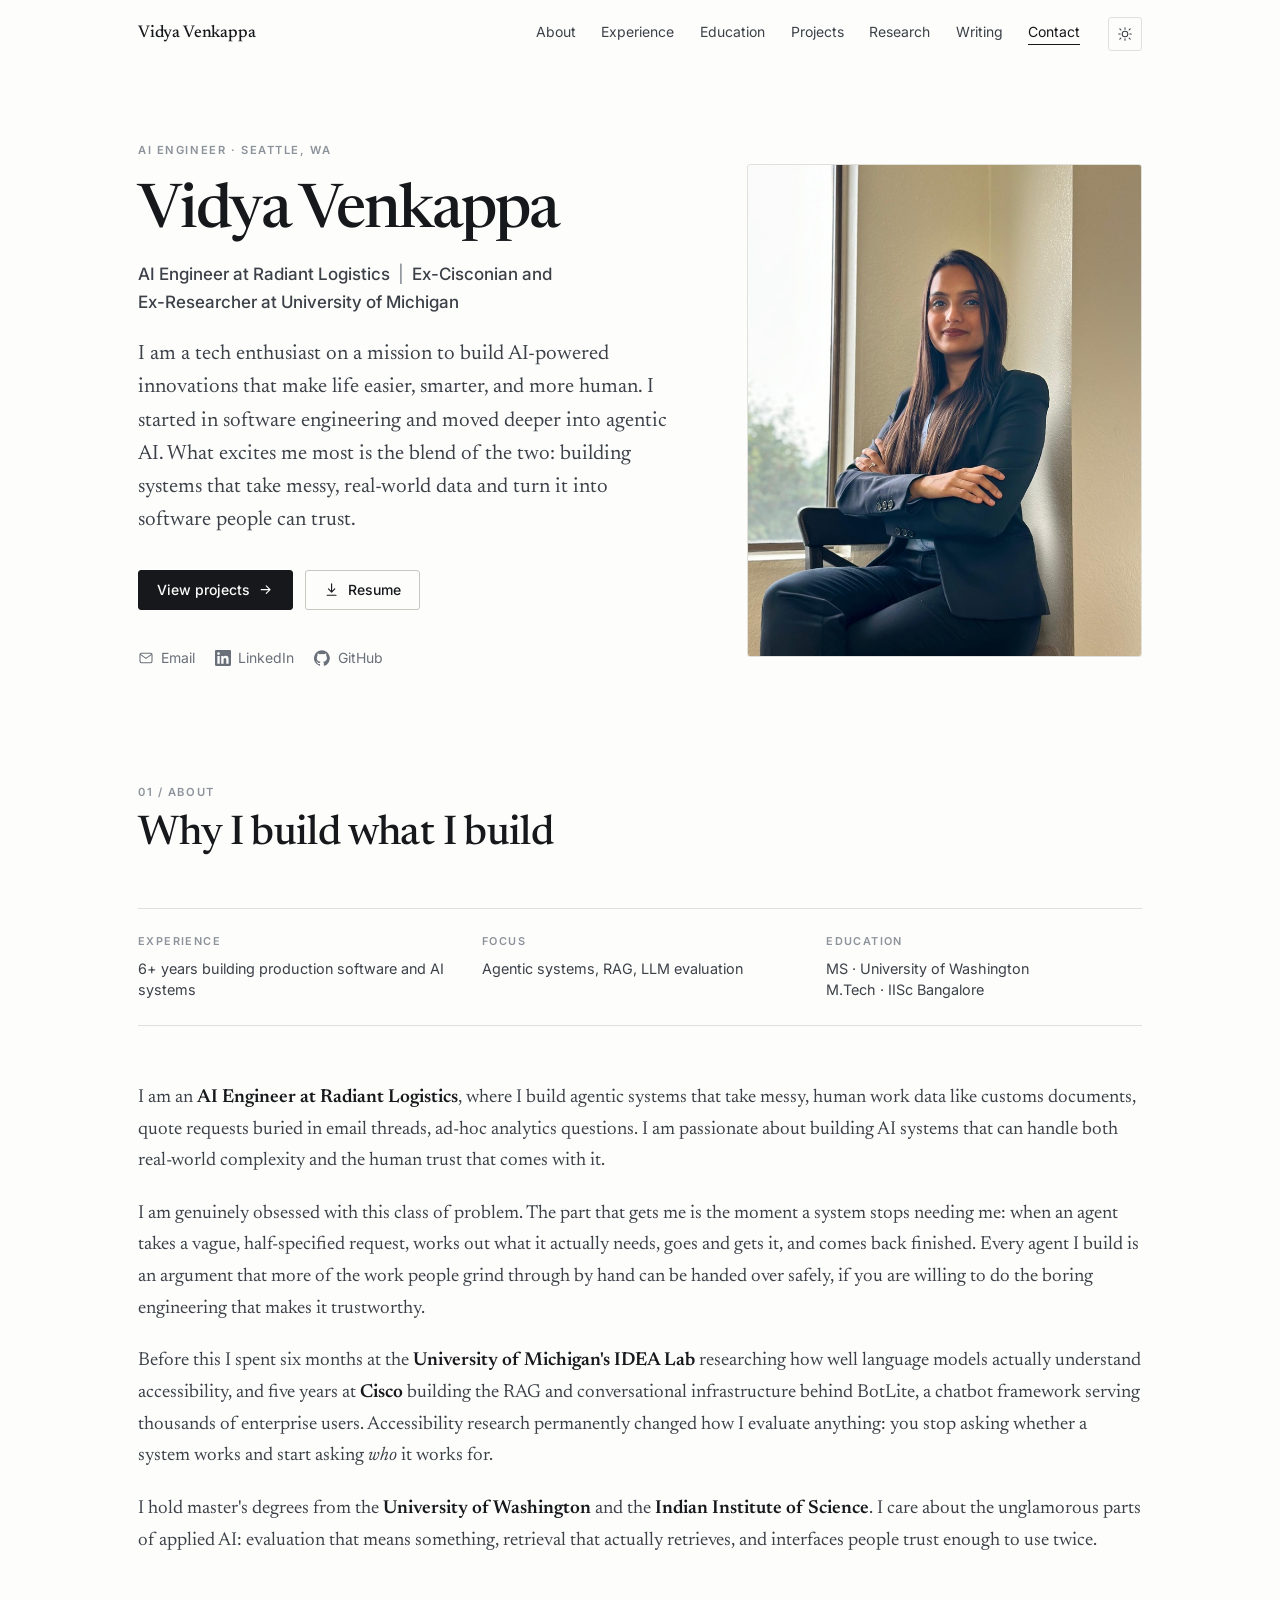
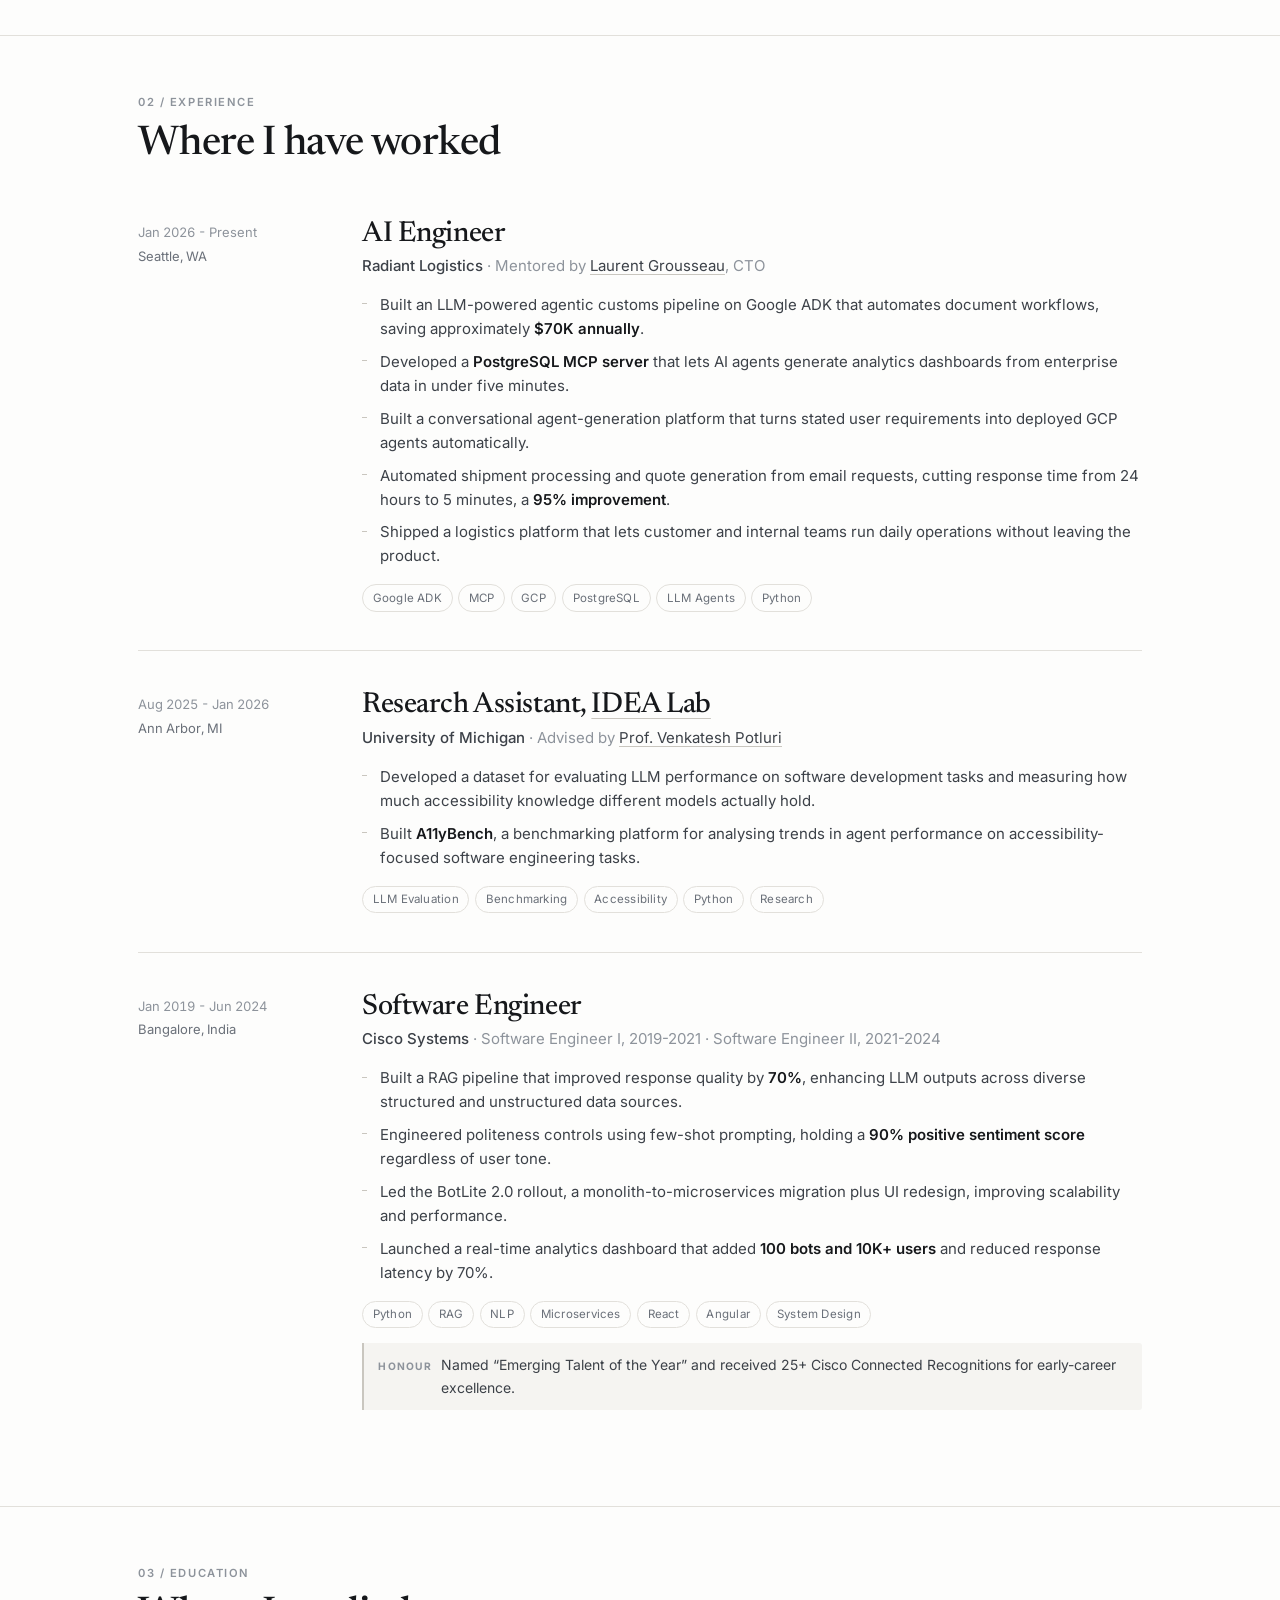
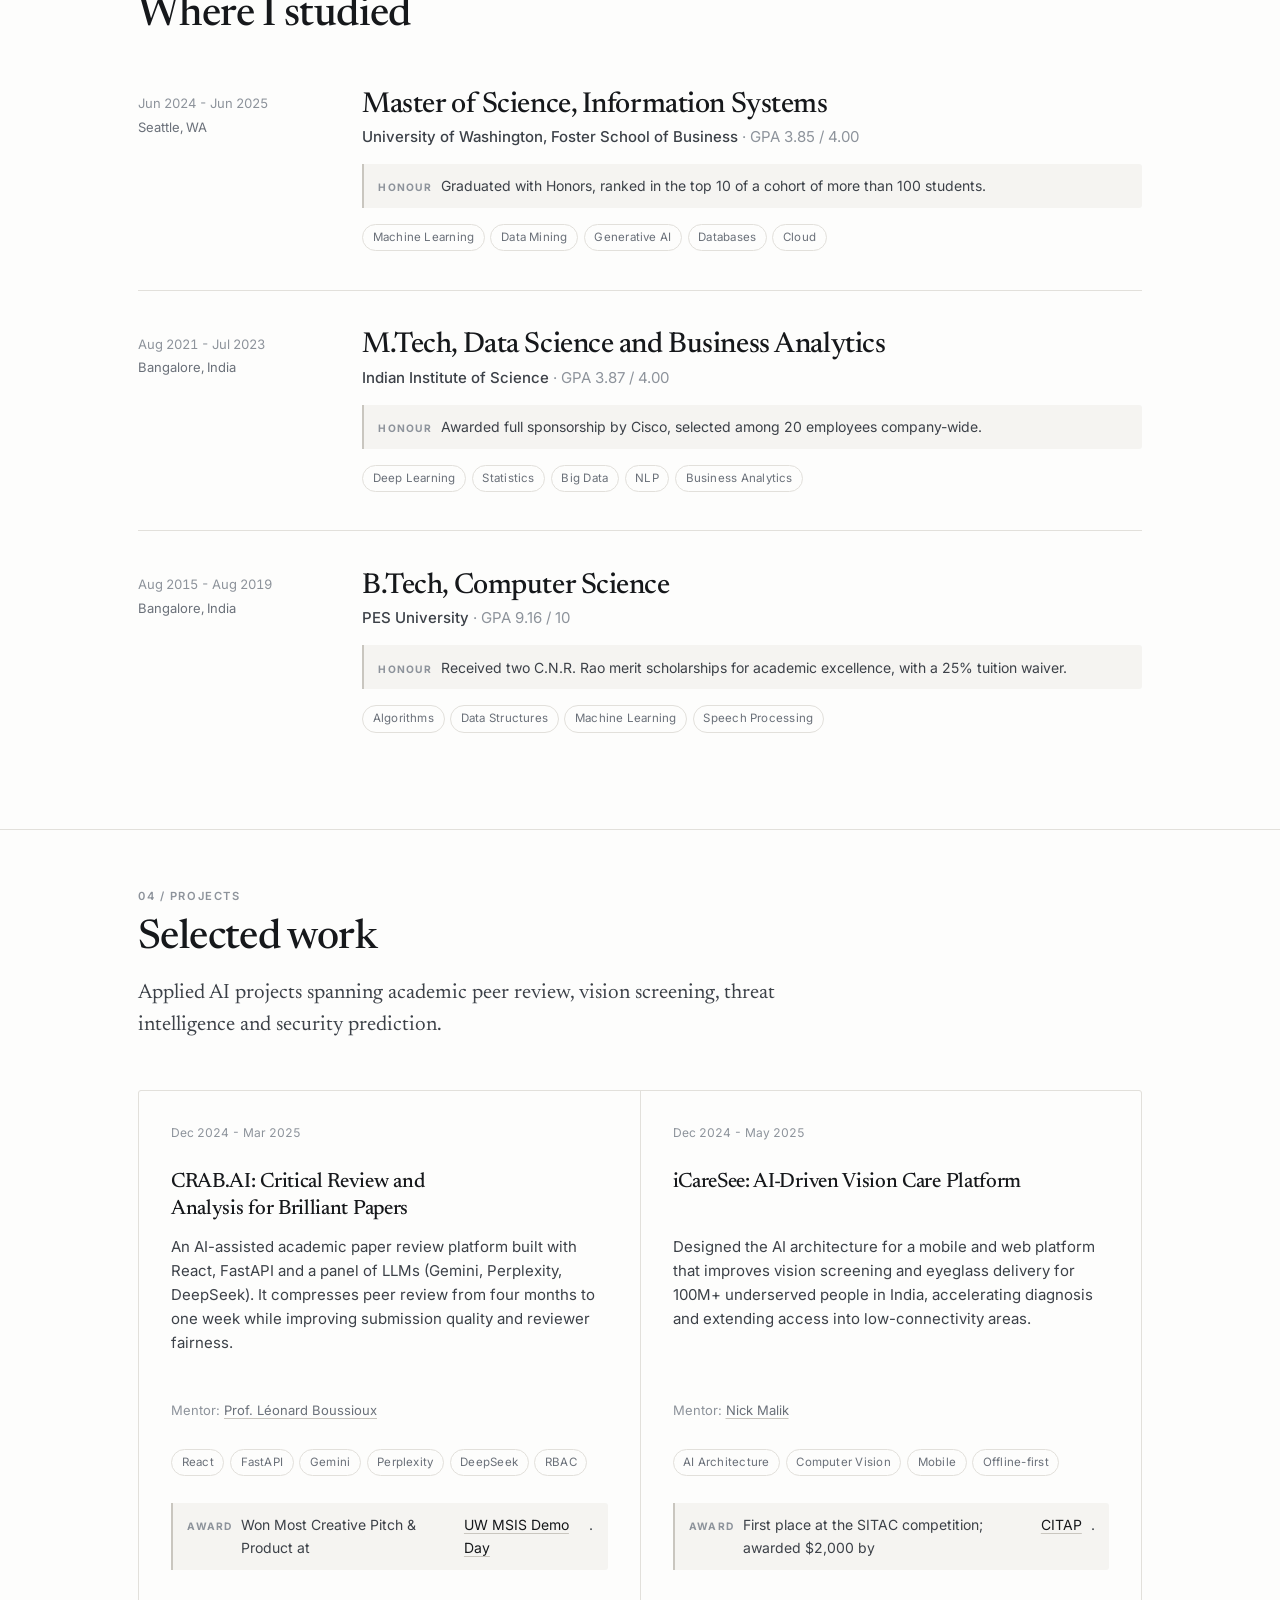
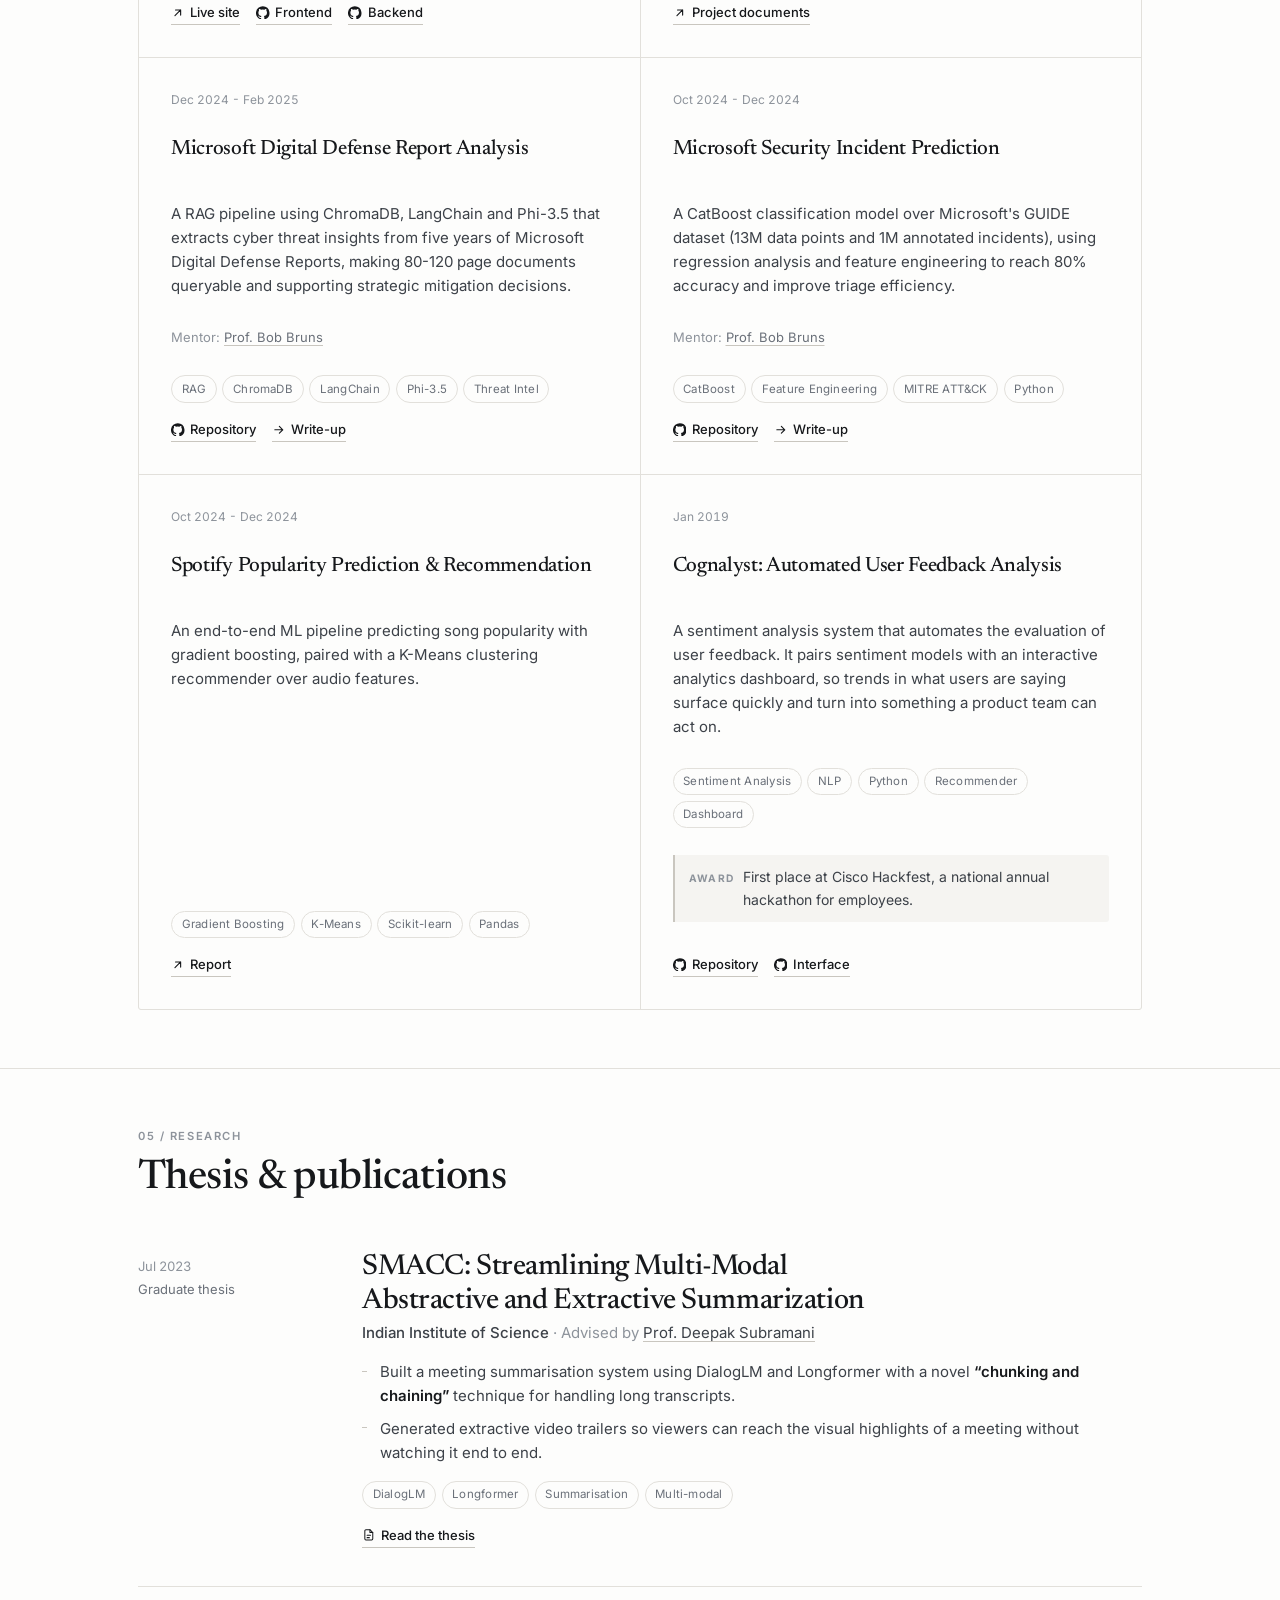
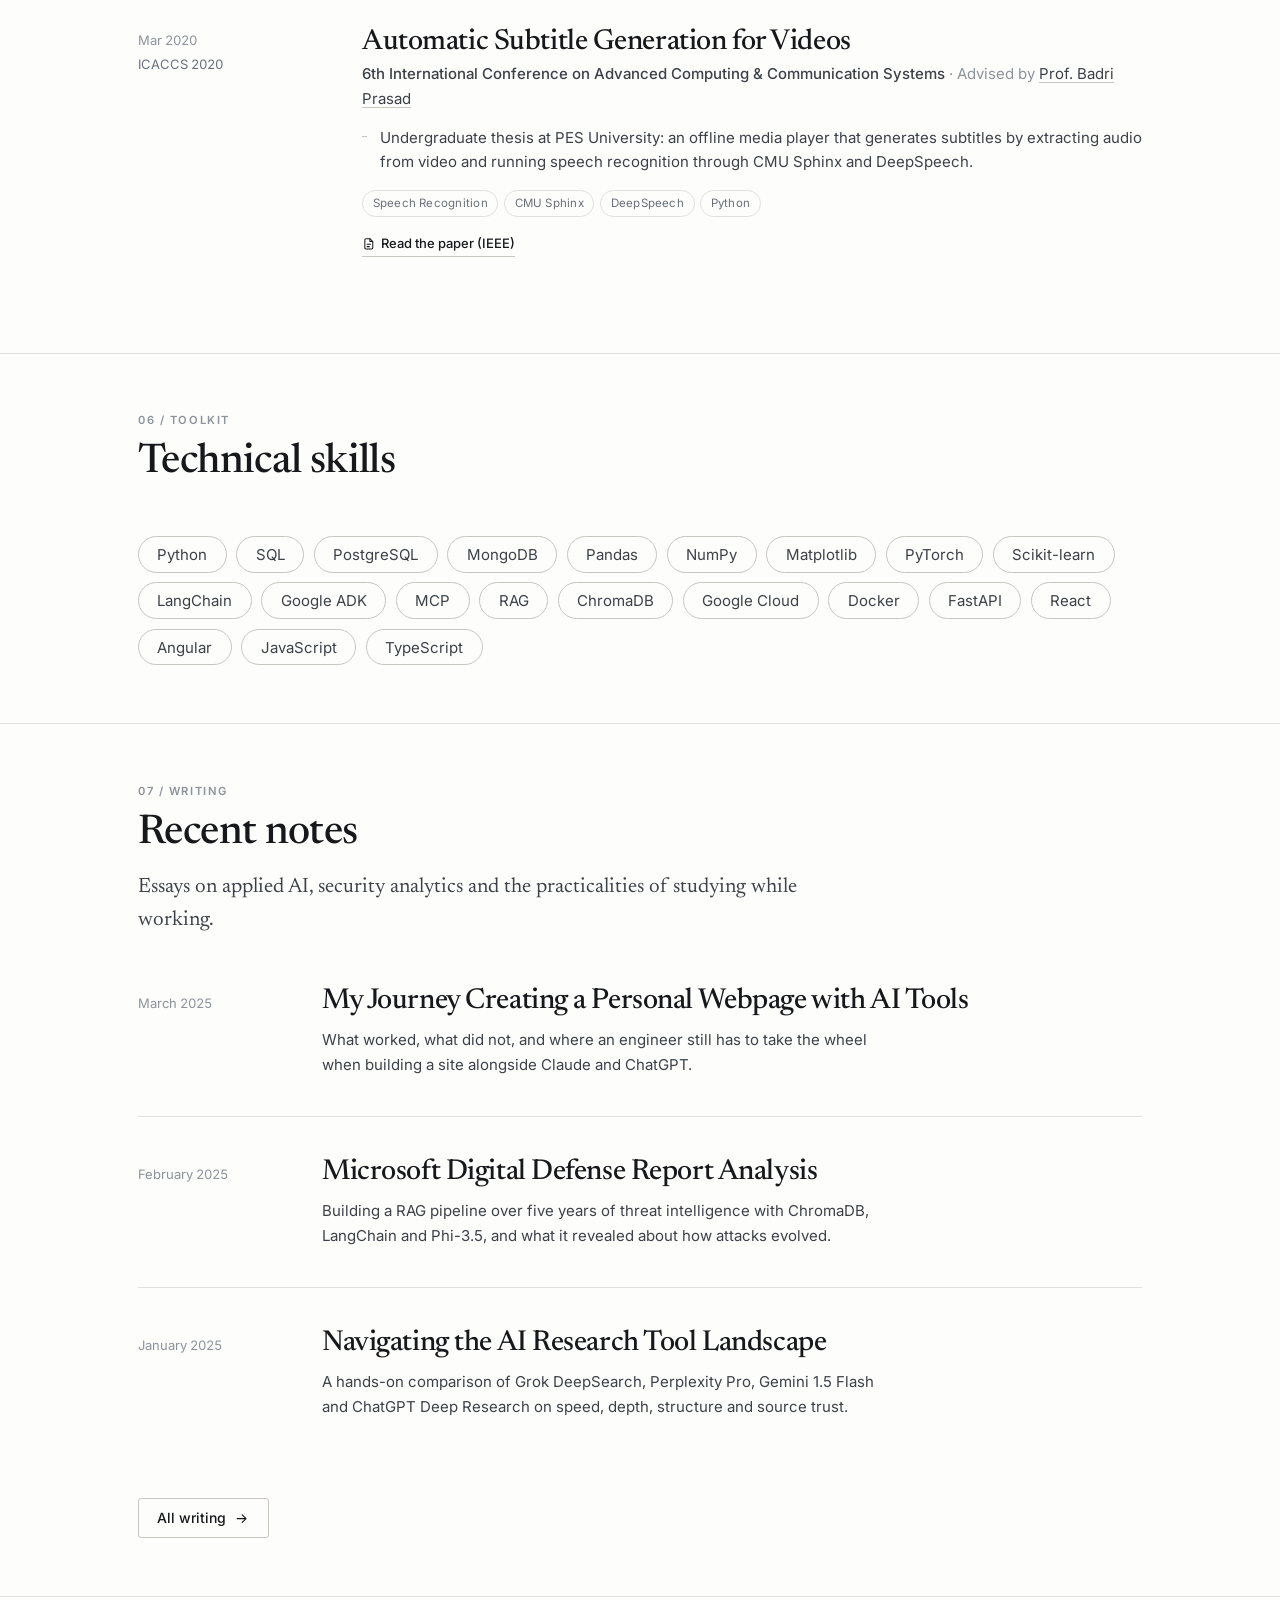
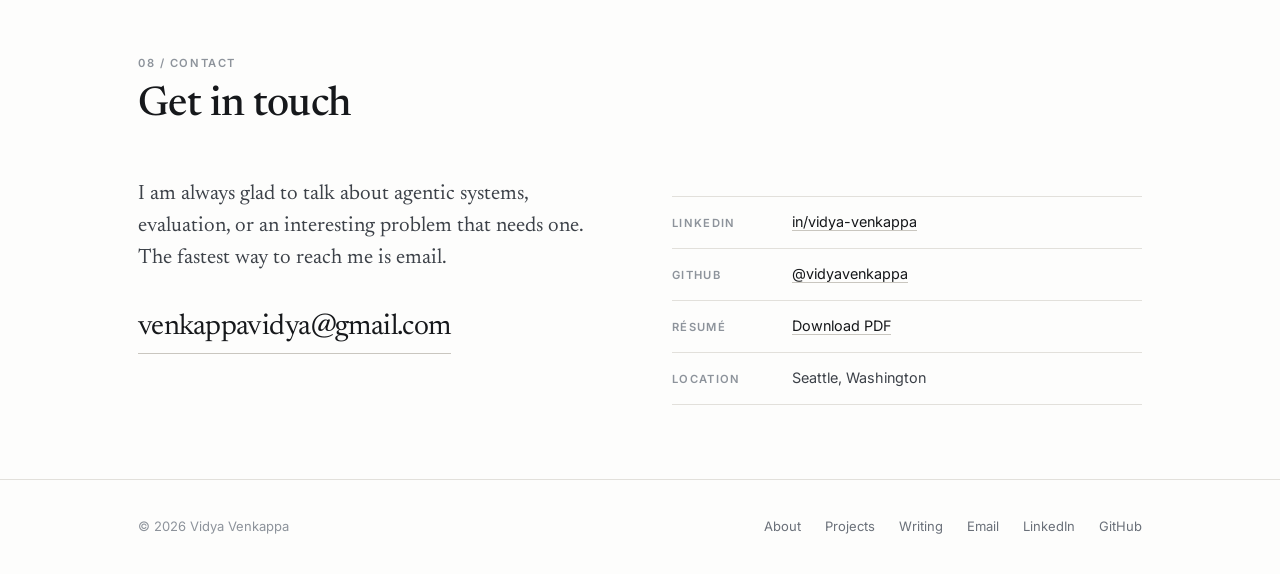
<file: index.html>
<!DOCTYPE html>
<html lang="en">
<head>
<meta charset="utf-8">
<meta name="viewport" content="width=device-width, initial-scale=1">
<title>Vidya Venkappa | AI Engineer</title>
<meta name="description" content="Vidya Venkappa is an AI Engineer at Radiant Logistics, building agentic systems that automate document, quoting and analytics workflows. Previously Cisco and the University of Michigan's IDEA Lab.">
<meta name="author" content="Vidya Venkappa">
<link rel="canonical" href="https://venkappavidya.github.io/">

<meta property="og:type" content="website">
<meta property="og:title" content="Vidya Venkappa | AI Engineer">
<meta property="og:description" content="I build AI agents that finish what they start. Previously Cisco and the University of Michigan's IDEA Lab.">
<meta property="og:url" content="https://venkappavidya.github.io/">
<meta property="og:image" content="https://venkappavidya.github.io/assets/img/profile.jpg">
<meta name="twitter:card" content="summary_large_image">

<link rel="icon" href="data:image/svg+xml,<svg xmlns='http://www.w3.org/2000/svg' viewBox='0 0 100 100'><rect width='100' height='100' rx='14' fill='%2316181b'/><text x='50' y='71' font-size='62' font-family='Georgia,serif' fill='%23fdfdfc' text-anchor='middle'>V</text></svg>">

<script src="assets/js/theme-init.js"></script>

<link rel="preconnect" href="https://fonts.googleapis.com">
<link rel="preconnect" href="https://fonts.gstatic.com" crossorigin>
<link href="https://fonts.googleapis.com/css2?family=Inter:wght@400;500;600&family=Newsreader:opsz,wght@6..72,400;6..72,500;6..72,600&display=swap" rel="stylesheet">
<link rel="stylesheet" href="assets/css/style.css">
<noscript><style>.reveal{opacity:1;transform:none}</style></noscript>


<script type="application/ld+json">
{
  "@context": "https://schema.org",
  "@type": "Person",
  "name": "Vidya Venkappa",
  "jobTitle": "AI Engineer",
  "email": "mailto:venkappavidya@gmail.com",
  "url": "https://venkappavidya.github.io/",
  "image": "https://venkappavidya.github.io/assets/img/profile.jpg",
  "worksFor": { "@type": "Organization", "name": "Radiant Logistics" },
  "alumniOf": [
    { "@type": "CollegeOrUniversity", "name": "University of Washington" },
    { "@type": "CollegeOrUniversity", "name": "Indian Institute of Science" },
    { "@type": "CollegeOrUniversity", "name": "PES University" }
  ],
  "sameAs": [
    "https://www.linkedin.com/in/vidya-venkappa/",
    "https://github.com/vidyavenkappa"
  ]
}
</script>
</head>
<body>

<a class="skip-link" href="#main">Skip to content</a>

<header class="site-header">
  <div class="container site-header__inner">
    <a class="wordmark" href="index.html">Vidya Venkappa</a>

    <nav class="nav" aria-label="Primary">
      <ul class="nav__links" id="nav-links">
        <li><a href="#about">About</a></li>
        <li><a href="#experience">Experience</a></li>
        <li><a href="#education">Education</a></li>
        <li><a href="#projects">Projects</a></li>
        <li><a href="#research">Research</a></li>
        <li><a href="blog.html">Writing</a></li>
        <li><a href="#contact">Contact</a></li>
      </ul>

      <div class="nav__actions">
        <button class="icon-btn" type="button" data-theme-toggle aria-label="Switch colour theme">
          <svg class="icon-sun" viewBox="0 0 24 24" fill="none" stroke="currentColor" stroke-width="1.6" stroke-linecap="round" aria-hidden="true"><circle cx="12" cy="12" r="4.2"/><path d="M12 2.6v2.2M12 19.2v2.2M4.2 4.2l1.6 1.6M18.2 18.2l1.6 1.6M2.6 12h2.2M19.2 12h2.2M4.2 19.8l1.6-1.6M18.2 5.8l1.6-1.6"/></svg>
          <svg class="icon-moon" viewBox="0 0 24 24" fill="none" stroke="currentColor" stroke-width="1.6" stroke-linecap="round" stroke-linejoin="round" aria-hidden="true"><path d="M20.5 14.2A8.5 8.5 0 0 1 9.8 3.5a8.5 8.5 0 1 0 10.7 10.7z"/></svg>
        </button>
        <button class="icon-btn nav__toggle" type="button" data-nav-toggle aria-expanded="false" aria-controls="nav-links" aria-label="Toggle navigation menu">
          <svg viewBox="0 0 24 24" fill="none" stroke="currentColor" stroke-width="1.6" stroke-linecap="round" aria-hidden="true"><path d="M4 7h16M4 12h16M4 17h16"/></svg>
        </button>
      </div>
    </nav>
  </div>
</header>

<main id="main">

  <!-- ============================================================ HERO -->
  <section class="hero">
    <div class="container hero__grid">
      <div>
        <p class="eyebrow" style="margin-bottom:1.1rem">AI Engineer · Seattle, WA</p>
        <h1 class="hero__name">Vidya Venkappa</h1>
        <p class="hero__role">
          AI Engineer at Radiant Logistics<span class="sep">|</span><span style="white-space:nowrap">Ex-Cisconian</span> and <span style="white-space:nowrap">Ex-Researcher</span> at University of Michigan
        </p>
        <p class="hero__bio">
          I am a tech enthusiast on a mission to build AI-powered innovations that make life easier, smarter, and more human. I started in software engineering and moved deeper into agentic AI. What excites me most is the blend of the two: building systems that take messy, real-world data and turn it into software people can trust.
        </p>

        <div class="hero__actions">
          <a class="btn" href="#projects">
            View projects
            <svg viewBox="0 0 24 24" fill="none" stroke="currentColor" stroke-width="1.8" stroke-linecap="round" stroke-linejoin="round" aria-hidden="true"><path d="M5 12h14M13 6l6 6-6 6"/></svg>
          </a>
          <a class="btn btn--ghost" href="assets/Vidya-Venkappa-Resume.pdf" target="_blank" rel="noopener">
            <svg viewBox="0 0 24 24" fill="none" stroke="currentColor" stroke-width="1.8" stroke-linecap="round" stroke-linejoin="round" aria-hidden="true"><path d="M12 3v12M7 11l5 5 5-5M5 21h14"/></svg>
            Resume
          </a>
        </div>

        <ul class="social">
          <li><a href="mailto:venkappavidya@gmail.com">
            <svg viewBox="0 0 24 24" fill="none" stroke="currentColor" stroke-width="1.6" stroke-linecap="round" stroke-linejoin="round" aria-hidden="true"><rect x="3" y="5" width="18" height="14" rx="2"/><path d="m3.5 6.5 8.5 6 8.5-6"/></svg>
            Email</a></li>
          <li><a href="https://www.linkedin.com/in/vidya-venkappa/" target="_blank" rel="noopener">
            <svg viewBox="0 0 24 24" fill="currentColor" aria-hidden="true"><path d="M20.45 20.45h-3.56v-5.57c0-1.33-.03-3.04-1.86-3.04-1.86 0-2.14 1.45-2.14 2.94v5.67H9.33V9h3.41v1.56h.05a3.74 3.74 0 0 1 3.37-1.85c3.6 0 4.27 2.37 4.27 5.46v6.28zM5.34 7.43a2.07 2.07 0 1 1 0-4.14 2.07 2.07 0 0 1 0 4.14zm1.78 13.02H3.55V9h3.57v11.45zM22.22 0H1.77C.79 0 0 .77 0 1.72v20.56C0 23.23.79 24 1.77 24h20.45c.98 0 1.78-.77 1.78-1.72V1.72C24 .77 23.2 0 22.22 0z"/></svg>
            LinkedIn</a></li>
          <li><a href="https://github.com/vidyavenkappa" target="_blank" rel="noopener">
            <svg viewBox="0 0 24 24" fill="currentColor" aria-hidden="true"><path d="M12 .3a12 12 0 0 0-3.8 23.4c.6.1.8-.3.8-.6v-2c-3.3.7-4-1.6-4-1.6-.6-1.4-1.4-1.8-1.4-1.8-1-.7.1-.7.1-.7 1.2.1 1.8 1.2 1.8 1.2 1 1.8 2.8 1.3 3.5 1 .1-.8.4-1.3.7-1.6-2.7-.3-5.5-1.3-5.5-5.9 0-1.3.5-2.4 1.2-3.2-.1-.3-.5-1.5.1-3.2 0 0 1-.3 3.3 1.2a11.5 11.5 0 0 1 6 0c2.3-1.5 3.3-1.2 3.3-1.2.6 1.7.2 2.9.1 3.2.8.8 1.2 1.9 1.2 3.2 0 4.6-2.8 5.6-5.5 5.9.4.4.8 1.1.8 2.2v3.3c0 .3.2.7.8.6A12 12 0 0 0 12 .3z"/></svg>
            GitHub</a></li>
        </ul>
      </div>

      <figure class="hero__portrait" style="margin:0">
        <img src="assets/img/profile.jpg" alt="Portrait of Vidya Venkappa" width="1000" height="1250">
      </figure>
    </div>
  </section>

  <!-- =========================================================== ABOUT -->
  <section class="section" id="about">
    <div class="container">
      <div class="section__head reveal">
        <p class="eyebrow">01 / About</p>
        <h2>Why I build what I build</h2>
      </div>

      <dl class="factstrip reveal">
        <div><dt>Experience</dt><dd>6+ years building production software and AI systems</dd></div>
        <div><dt>Focus</dt><dd>Agentic systems, RAG, LLM evaluation</dd></div>
        <div><dt>Education</dt><dd>MS · University of Washington<br>M.Tech · IISc Bangalore</dd></div>
      </dl>

      <div class="about__body reveal">
          <p>
            I am an <strong>AI Engineer at Radiant Logistics</strong>, where I build agentic
            systems that take messy, human work data like customs documents, quote requests buried in email
            threads, ad-hoc analytics questions. I am passionate about building AI systems that can handle both real-world complexity and
            the human trust that comes with it.
          </p>
          <p>
            I am genuinely obsessed with this class of problem. The part that gets me is the moment
            a system stops needing me: when an agent takes a vague, half-specified request, works
            out what it actually needs, goes and gets it, and comes back finished. Every agent I
            build is an argument that more of the work people grind through by hand can be handed
            over safely, if you are willing to do the boring engineering that makes it
            trustworthy.
          </p>
          <p>
            Before this I spent six months at the <strong>University of Michigan's IDEA Lab</strong>
            researching how well language models actually understand accessibility, and five years
            at <strong>Cisco</strong> building the RAG and conversational infrastructure behind
            BotLite, a chatbot framework serving thousands of enterprise users. Accessibility
            research permanently changed how I evaluate anything: you stop asking whether a system
            works and start asking <em>who</em> it works for.
          </p>
          <p>
            I hold master's degrees from the <strong>University of Washington</strong> and the
            <strong>Indian Institute of Science</strong>. I care about the unglamorous parts of
            applied AI: evaluation that means something, retrieval that actually retrieves, and
            interfaces people trust enough to use twice.
          </p>
        </div>
    </div>
  </section>

  <!-- ====================================================== EXPERIENCE -->
  <section class="section" id="experience">
    <div class="container">
      <div class="section__head reveal">
        <p class="eyebrow">02 / Experience</p>
        <h2>Where I have worked</h2>
      </div>

      <div class="timeline">

        <article class="entry reveal">
          <div class="entry__meta">
            Jan 2026 - Present
            <span class="place">Seattle, WA</span>
          </div>
          <div>
            <h3 class="entry__title">AI Engineer</h3>
            <p class="entry__org">Radiant Logistics <span class="muted">· Mentored by <a href="https://www.linkedin.com/in/laurent-grousseau/" target="_blank" rel="noopener">Laurent Grousseau</a>, CTO</span></p>
            <ul class="entry__list">
              <li>Built an LLM-powered agentic customs pipeline on Google ADK that automates document workflows, saving approximately <strong>$70K annually</strong>.</li>
              <li>Developed a <strong>PostgreSQL MCP server</strong> that lets AI agents generate analytics dashboards from enterprise data in under five minutes.</li>
              <li>Built a conversational agent-generation platform that turns stated user requirements into deployed GCP agents automatically.</li>
              <li>Automated shipment processing and quote generation from email requests, cutting response time from 24 hours to 5 minutes, a <strong>95% improvement</strong>.</li>
              <li>Shipped a logistics platform that lets customer and internal teams run daily operations without leaving the product.</li>
            </ul>
            <ul class="tags">
              <li>Google ADK</li><li>MCP</li><li>GCP</li><li>PostgreSQL</li><li>LLM Agents</li><li>Python</li>
            </ul>
          </div>
        </article>

        <article class="entry reveal">
          <div class="entry__meta">
            Aug 2025 - Jan 2026
            <span class="place">Ann Arbor, MI</span>
          </div>
          <div>
            <h3 class="entry__title">Research Assistant, <a href="https://idea11y.dev/" target="_blank" rel="noopener">IDEA Lab</a></h3>
            <p class="entry__org">University of Michigan <span class="muted">· Advised by <a href="https://venkateshpotluri.me/" target="_blank" rel="noopener">Prof. Venkatesh Potluri</a></span></p>
            <ul class="entry__list">
              <li>Developed a dataset for evaluating LLM performance on software development tasks and measuring how much accessibility knowledge different models actually hold.</li>
              <li>Built <strong>A11yBench</strong>, a benchmarking platform for analysing trends in agent performance on accessibility-focused software engineering tasks.</li>
            </ul>
            <ul class="tags">
              <li>LLM Evaluation</li><li>Benchmarking</li><li>Accessibility</li><li>Python</li><li>Research</li>
            </ul>
          </div>
        </article>

        <article class="entry reveal">
          <div class="entry__meta">
            Jan 2019 - Jun 2024
            <span class="place">Bangalore, India</span>
          </div>
          <div>
            <h3 class="entry__title">Software Engineer</h3>
            <p class="entry__org">Cisco Systems <span class="muted">· Software Engineer I, 2019-2021 · Software Engineer II, 2021-2024</span></p>
            <ul class="entry__list">
              <li>Built a RAG pipeline that improved response quality by <strong>70%</strong>, enhancing LLM outputs across diverse structured and unstructured data sources.</li>
              <li>Engineered politeness controls using few-shot prompting, holding a <strong>90% positive sentiment score</strong> regardless of user tone.</li>
              <li>Led the BotLite 2.0 rollout, a monolith-to-microservices migration plus UI redesign, improving scalability and performance.</li>
              <li>Launched a real-time analytics dashboard that added <strong>100 bots and 10K+ users</strong> and reduced response latency by 70%.</li>
            </ul>
            <ul class="tags">
              <li>Python</li><li>RAG</li><li>NLP</li><li>Microservices</li><li>React</li><li>Angular</li><li>System Design</li>
            </ul>
            <p class="note note--honour">Named “Emerging Talent of the Year” and received 25+ Cisco Connected Recognitions for early-career excellence.</p>
          </div>
        </article>

      </div>
    </div>
  </section>

  <!-- ======================================================= EDUCATION -->
  <section class="section" id="education">
    <div class="container">
      <div class="section__head reveal">
        <p class="eyebrow">03 / Education</p>
        <h2>Where I studied</h2>
      </div>

      <div class="timeline">

        <article class="entry reveal">
          <div class="entry__meta">
            Jun 2024 - Jun 2025
            <span class="place">Seattle, WA</span>
          </div>
          <div>
            <h3 class="entry__title">Master of Science, Information Systems</h3>
            <p class="entry__org">University of Washington, Foster School of Business <span class="muted">· GPA 3.85 / 4.00</span></p>
            <p class="note note--honour">Graduated with Honors, ranked in the top 10 of a cohort of more than 100 students.</p>
            <ul class="tags" style="margin-top:1rem">
              <li>Machine Learning</li><li>Data Mining</li><li>Generative AI</li><li>Databases</li><li>Cloud</li>
            </ul>
          </div>
        </article>

        <article class="entry reveal">
          <div class="entry__meta">
            Aug 2021 - Jul 2023
            <span class="place">Bangalore, India</span>
          </div>
          <div>
            <h3 class="entry__title">M.Tech, Data Science and Business Analytics</h3>
            <p class="entry__org">Indian Institute of Science <span class="muted">· GPA 3.87 / 4.00</span></p>
            <p class="note note--honour">Awarded full sponsorship by Cisco, selected among 20 employees company-wide.</p>
            <ul class="tags" style="margin-top:1rem">
              <li>Deep Learning</li><li>Statistics</li><li>Big Data</li><li>NLP</li><li>Business Analytics</li>
            </ul>
          </div>
        </article>

        <article class="entry reveal">
          <div class="entry__meta">
            Aug 2015 - Aug 2019
            <span class="place">Bangalore, India</span>
          </div>
          <div>
            <h3 class="entry__title">B.Tech, Computer Science </h3>
            <p class="entry__org">PES University <span class="muted">· GPA 9.16 / 10</span></p>
            <p class="note note--honour">Received two C.N.R. Rao merit scholarships for academic excellence, with a 25% tuition waiver.</p>
            <ul class="tags" style="margin-top:1rem">
              <li>Algorithms</li><li>Data Structures</li><li>Machine Learning</li><li>Speech Processing</li>
            </ul>
          </div>
        </article>

      </div>
    </div>
  </section>

  <!-- ======================================================== PROJECTS -->
  <section class="section" id="projects">
    <div class="container">
      <div class="section__head reveal">
        <p class="eyebrow">04 / Projects</p>
        <h2>Selected work</h2>
        <p class="lede measure">Applied AI projects spanning academic peer review, vision screening, threat intelligence and security prediction.</p>
      </div>

      <div class="cards reveal">

        <article class="card">
          <p class="card__date">Dec 2024 - Mar 2025</p>
          <h3 class="card__title"><a href="https://crabai.vercel.app/" target="_blank" rel="noopener">CRAB.AI: Critical Review and Analysis for Brilliant Papers</a></h3>
          <p class="card__desc">
            An AI-assisted academic paper review platform built with React, FastAPI and a panel of
            LLMs (Gemini, Perplexity, DeepSeek). It compresses peer review from four months to one
            week while improving submission quality and reviewer fairness.
          </p>
          <p class="card__mentor">Mentor: <a href="https://boussioux.com/" target="_blank" rel="noopener">Prof. Léonard Boussioux</a></p>
          <ul class="tags"><li>React</li><li>FastAPI</li><li>Gemini</li><li>Perplexity</li><li>DeepSeek</li><li>RBAC</li></ul>
          <p class="note">Won Most Creative Pitch &amp; Product at <a href="https://foster.uw.edu/news/msis-demo-day-ai/" target="_blank" rel="noopener">UW MSIS Demo Day</a>.</p>
          <div class="card__links">
            <a href="https://crabai.vercel.app/" target="_blank" rel="noopener">
              <svg viewBox="0 0 24 24" fill="none" stroke="currentColor" stroke-width="2" stroke-linecap="round" stroke-linejoin="round" aria-hidden="true"><path d="M7 17 17 7M8 7h9v9"/></svg>Live site</a>
            <a href="https://github.com/venkappavidya/CRAB.AI-Frontend-" target="_blank" rel="noopener">
              <svg viewBox="0 0 24 24" fill="currentColor" aria-hidden="true"><path d="M12 .3a12 12 0 0 0-3.8 23.4c.6.1.8-.3.8-.6v-2c-3.3.7-4-1.6-4-1.6-.6-1.4-1.4-1.8-1.4-1.8-1-.7.1-.7.1-.7 1.2.1 1.8 1.2 1.8 1.2 1 1.8 2.8 1.3 3.5 1 .1-.8.4-1.3.7-1.6-2.7-.3-5.5-1.3-5.5-5.9 0-1.3.5-2.4 1.2-3.2-.1-.3-.5-1.5.1-3.2 0 0 1-.3 3.3 1.2a11.5 11.5 0 0 1 6 0c2.3-1.5 3.3-1.2 3.3-1.2.6 1.7.2 2.9.1 3.2.8.8 1.2 1.9 1.2 3.2 0 4.6-2.8 5.6-5.5 5.9.4.4.8 1.1.8 2.2v3.3c0 .3.2.7.8.6A12 12 0 0 0 12 .3z"/></svg>Frontend</a>
            <a href="https://github.com/venkappavidya/crab-ai-backend" target="_blank" rel="noopener">
              <svg viewBox="0 0 24 24" fill="currentColor" aria-hidden="true"><path d="M12 .3a12 12 0 0 0-3.8 23.4c.6.1.8-.3.8-.6v-2c-3.3.7-4-1.6-4-1.6-.6-1.4-1.4-1.8-1.4-1.8-1-.7.1-.7.1-.7 1.2.1 1.8 1.2 1.8 1.2 1 1.8 2.8 1.3 3.5 1 .1-.8.4-1.3.7-1.6-2.7-.3-5.5-1.3-5.5-5.9 0-1.3.5-2.4 1.2-3.2-.1-.3-.5-1.5.1-3.2 0 0 1-.3 3.3 1.2a11.5 11.5 0 0 1 6 0c2.3-1.5 3.3-1.2 3.3-1.2.6 1.7.2 2.9.1 3.2.8.8 1.2 1.9 1.2 3.2 0 4.6-2.8 5.6-5.5 5.9.4.4.8 1.1.8 2.2v3.3c0 .3.2.7.8.6A12 12 0 0 0 12 .3z"/></svg>Backend</a>
          </div>
        </article>

        <article class="card">
          <p class="card__date">Dec 2024 - May 2025</p>
          <h3 class="card__title">iCareSee: AI-Driven Vision Care Platform</h3>
          <p class="card__desc">
            Designed the AI architecture for a mobile and web platform that improves vision screening
            and eyeglass delivery for 100M+ underserved people in India, accelerating diagnosis and
            extending access into low-connectivity areas.



          </p>
          <br>
          <p class="card__mentor">Mentor: <a href="https://www.linkedin.com/in/nickmalik/" target="_blank" rel="noopener">Nick Malik</a></p>
          <ul class="tags"><li>AI Architecture</li><li>Computer Vision</li><li>Mobile</li><li>Offline-first</li></ul>
          <p class="note">First place at the SITAC competition; awarded $2,000 by <a href="https://www.citap.org/home" target="_blank" rel="noopener">CITAP</a>.</p>
          <div class="card__links">
            <a href="https://drive.google.com/drive/folders/1dUVy-R-u3NQ2Bc7PLmSdBrmrtiPrBB-C?usp=sharing" target="_blank" rel="noopener">
              <svg viewBox="0 0 24 24" fill="none" stroke="currentColor" stroke-width="2" stroke-linecap="round" stroke-linejoin="round" aria-hidden="true"><path d="M7 17 17 7M8 7h9v9"/></svg>Project documents</a>
          </div>
        </article>

        <article class="card">
          <p class="card__date">Dec 2024 - Feb 2025</p>
          <h3 class="card__title"><a href="blog/digital-defense.html">Microsoft Digital Defense Report Analysis</a></h3>
          <p class="card__desc">
            A RAG pipeline using ChromaDB, LangChain and Phi-3.5 that extracts cyber threat insights
            from five years of Microsoft Digital Defense Reports, making 80-120 page documents
            queryable and supporting strategic mitigation decisions.
          </p>
          <p class="card__mentor">Mentor: <a href="https://www.linkedin.com/in/bob-bruns/" target="_blank" rel="noopener">Prof. Bob Bruns</a></p>
          <ul class="tags"><li>RAG</li><li>ChromaDB</li><li>LangChain</li><li>Phi-3.5</li><li>Threat Intel</li></ul>
          <div class="card__links">
            <a href="https://github.com/vidyavenkappa/Microsoft-Defense-Report-Analysis" target="_blank" rel="noopener">
              <svg viewBox="0 0 24 24" fill="currentColor" aria-hidden="true"><path d="M12 .3a12 12 0 0 0-3.8 23.4c.6.1.8-.3.8-.6v-2c-3.3.7-4-1.6-4-1.6-.6-1.4-1.4-1.8-1.4-1.8-1-.7.1-.7.1-.7 1.2.1 1.8 1.2 1.8 1.2 1 1.8 2.8 1.3 3.5 1 .1-.8.4-1.3.7-1.6-2.7-.3-5.5-1.3-5.5-5.9 0-1.3.5-2.4 1.2-3.2-.1-.3-.5-1.5.1-3.2 0 0 1-.3 3.3 1.2a11.5 11.5 0 0 1 6 0c2.3-1.5 3.3-1.2 3.3-1.2.6 1.7.2 2.9.1 3.2.8.8 1.2 1.9 1.2 3.2 0 4.6-2.8 5.6-5.5 5.9.4.4.8 1.1.8 2.2v3.3c0 .3.2.7.8.6A12 12 0 0 0 12 .3z"/></svg>Repository</a>
            <a href="blog/digital-defense.html">
              <svg viewBox="0 0 24 24" fill="none" stroke="currentColor" stroke-width="2" stroke-linecap="round" stroke-linejoin="round" aria-hidden="true"><path d="M5 12h14M13 6l6 6-6 6"/></svg>Write-up</a>
          </div>
        </article>

        <article class="card">
          <p class="card__date">Oct 2024 - Dec 2024</p>
          <h3 class="card__title"><a href="blog/security-incidents.html">Microsoft Security Incident Prediction</a></h3>
          <p class="card__desc">
            A CatBoost classification model over Microsoft's GUIDE dataset (13M data points and 1M
            annotated incidents), using regression analysis and feature engineering to reach 80%
            accuracy and improve triage efficiency.
          </p>
          <p class="card__mentor">Mentor: <a href="https://www.linkedin.com/in/bob-bruns/" target="_blank" rel="noopener">Prof. Bob Bruns</a></p>
          <ul class="tags"><li>CatBoost</li><li>Feature Engineering</li><li>MITRE ATT&amp;CK</li><li>Python</li></ul>
          <div class="card__links">
            <a href="https://github.com/vidyavenkappa/Microsoft-Security-Incident-Detection" target="_blank" rel="noopener">
              <svg viewBox="0 0 24 24" fill="currentColor" aria-hidden="true"><path d="M12 .3a12 12 0 0 0-3.8 23.4c.6.1.8-.3.8-.6v-2c-3.3.7-4-1.6-4-1.6-.6-1.4-1.4-1.8-1.4-1.8-1-.7.1-.7.1-.7 1.2.1 1.8 1.2 1.8 1.2 1 1.8 2.8 1.3 3.5 1 .1-.8.4-1.3.7-1.6-2.7-.3-5.5-1.3-5.5-5.9 0-1.3.5-2.4 1.2-3.2-.1-.3-.5-1.5.1-3.2 0 0 1-.3 3.3 1.2a11.5 11.5 0 0 1 6 0c2.3-1.5 3.3-1.2 3.3-1.2.6 1.7.2 2.9.1 3.2.8.8 1.2 1.9 1.2 3.2 0 4.6-2.8 5.6-5.5 5.9.4.4.8 1.1.8 2.2v3.3c0 .3.2.7.8.6A12 12 0 0 0 12 .3z"/></svg>Repository</a>
            <a href="blog/security-incidents.html">
              <svg viewBox="0 0 24 24" fill="none" stroke="currentColor" stroke-width="2" stroke-linecap="round" stroke-linejoin="round" aria-hidden="true"><path d="M5 12h14M13 6l6 6-6 6"/></svg>Write-up</a>
          </div>
        </article>

        <article class="card">
          <p class="card__date">Oct 2024 - Dec 2024</p>
          <h3 class="card__title">Spotify Popularity Prediction &amp; Recommendation</h3>
          <p class="card__desc">
            An end-to-end ML pipeline predicting song popularity with gradient boosting, paired with
            a K-Means clustering recommender over audio features.
          </p>
          <ul class="tags"><li>Gradient Boosting</li><li>K-Means</li><li>Scikit-learn</li><li>Pandas</li></ul>
          <div class="card__links">
            <a href="https://drive.google.com/file/d/1N03qZ3tybKtG1DtYnvnbQk5VTlJKBUD4/view?usp=drive_link" target="_blank" rel="noopener">
              <svg viewBox="0 0 24 24" fill="none" stroke="currentColor" stroke-width="2" stroke-linecap="round" stroke-linejoin="round" aria-hidden="true"><path d="M7 17 17 7M8 7h9v9"/></svg>Report</a>
          </div>
        </article>

        <article class="card">
          <p class="card__date">Jan 2019</p>
          <h3 class="card__title">Cognalyst: Automated User Feedback Analysis</h3>
          <p class="card__desc">
            A sentiment analysis system that automates the evaluation of user feedback. It pairs
            sentiment models with an interactive analytics dashboard, so trends in what users are
            saying surface quickly and turn into something a product team can act on.
          </p>
          <ul class="tags"><li>Sentiment Analysis</li><li>NLP</li><li>Python</li><li>Recommender</li><li>Dashboard</li></ul>
          <p class="note">First place at Cisco Hackfest, a national annual hackathon for employees.</p>
          <div class="card__links">
            <a href="https://github.com/vidyavenkappa/Cognalyst" target="_blank" rel="noopener">
              <svg viewBox="0 0 24 24" fill="currentColor" aria-hidden="true"><path d="M12 .3a12 12 0 0 0-3.8 23.4c.6.1.8-.3.8-.6v-2c-3.3.7-4-1.6-4-1.6-.6-1.4-1.4-1.8-1.4-1.8-1-.7.1-.7.1-.7 1.2.1 1.8 1.2 1.8 1.2 1 1.8 2.8 1.3 3.5 1 .1-.8.4-1.3.7-1.6-2.7-.3-5.5-1.3-5.5-5.9 0-1.3.5-2.4 1.2-3.2-.1-.3-.5-1.5.1-3.2 0 0 1-.3 3.3 1.2a11.5 11.5 0 0 1 6 0c2.3-1.5 3.3-1.2 3.3-1.2.6 1.7.2 2.9.1 3.2.8.8 1.2 1.9 1.2 3.2 0 4.6-2.8 5.6-5.5 5.9.4.4.8 1.1.8 2.2v3.3c0 .3.2.7.8.6A12 12 0 0 0 12 .3z"/></svg>Repository</a>
            <a href="https://github.com/vidyavenkappa/CognalystUI" target="_blank" rel="noopener">
              <svg viewBox="0 0 24 24" fill="currentColor" aria-hidden="true"><path d="M12 .3a12 12 0 0 0-3.8 23.4c.6.1.8-.3.8-.6v-2c-3.3.7-4-1.6-4-1.6-.6-1.4-1.4-1.8-1.4-1.8-1-.7.1-.7.1-.7 1.2.1 1.8 1.2 1.8 1.2 1 1.8 2.8 1.3 3.5 1 .1-.8.4-1.3.7-1.6-2.7-.3-5.5-1.3-5.5-5.9 0-1.3.5-2.4 1.2-3.2-.1-.3-.5-1.5.1-3.2 0 0 1-.3 3.3 1.2a11.5 11.5 0 0 1 6 0c2.3-1.5 3.3-1.2 3.3-1.2.6 1.7.2 2.9.1 3.2.8.8 1.2 1.9 1.2 3.2 0 4.6-2.8 5.6-5.5 5.9.4.4.8 1.1.8 2.2v3.3c0 .3.2.7.8.6A12 12 0 0 0 12 .3z"/></svg>Interface</a>
          </div>
        </article>

      </div>
    </div>
  </section>

  <!-- ======================================================== RESEARCH -->
  <section class="section" id="research">
    <div class="container">
      <div class="section__head reveal">
        <p class="eyebrow">05 / Research</p>
        <h2>Thesis &amp; publications</h2>
      </div>

      <div class="timeline">

        <article class="entry reveal">
          <div class="entry__meta">
            Jul 2023
            <span class="place">Graduate thesis</span>
          </div>
          <div>
            <h3 class="entry__title">SMACC: Streamlining Multi-Modal Abstractive and Extractive Summarization</h3>
            <p class="entry__org">Indian Institute of Science <span class="muted">· Advised by <a href="https://deepaksubramani.in/" target="_blank" rel="noopener">Prof. Deepak Subramani</a></span></p>
            <ul class="entry__list">
              <li>Built a meeting summarisation system using DialogLM and Longformer with a novel <strong>“chunking and chaining”</strong> technique for handling long transcripts.</li>
              <li>Generated extractive video trailers so viewers can reach the visual highlights of a meeting without watching it end to end.</li>
            </ul>
            <ul class="tags"><li>DialogLM</li><li>Longformer</li><li>Summarisation</li><li>Multi-modal</li></ul>
            <div class="card__links" style="margin-top:1rem">
              <a href="https://drive.google.com/drive/folders/1EJkf80oYtlzdXiDvipOTcbsn_yx8xFaX?usp=share_link" target="_blank" rel="noopener">
                <svg viewBox="0 0 24 24" fill="none" stroke="currentColor" stroke-width="1.8" stroke-linecap="round" stroke-linejoin="round" aria-hidden="true"><path d="M14 3H7a2 2 0 0 0-2 2v14a2 2 0 0 0 2 2h10a2 2 0 0 0 2-2V8z"/><path d="M14 3v5h5M9 13h6M9 17h4"/></svg>Read the thesis</a>
            </div>
          </div>
        </article>

        <article class="entry reveal">
          <div class="entry__meta">
            Mar 2020
            <span class="place">ICACCS 2020</span>
          </div>
          <div>
            <h3 class="entry__title">Automatic Subtitle Generation for Videos</h3>
            <p class="entry__org">6th International Conference on Advanced Computing &amp; Communication Systems <span class="muted">· Advised by <a href="https://staff.pes.edu/nm1112/" target="_blank" rel="noopener">Prof. Badri Prasad</a></span></p>
            <ul class="entry__list">
              <li>Undergraduate thesis at PES University: an offline media player that generates subtitles by extracting audio from video and running speech recognition through CMU Sphinx and DeepSpeech.</li>
            </ul>
            <ul class="tags"><li>Speech Recognition</li><li>CMU Sphinx</li><li>DeepSpeech</li><li>Python</li></ul>
            <div class="card__links" style="margin-top:1rem">
              <a href="https://ieeexplore.ieee.org/document/9074180" target="_blank" rel="noopener">
                <svg viewBox="0 0 24 24" fill="none" stroke="currentColor" stroke-width="1.8" stroke-linecap="round" stroke-linejoin="round" aria-hidden="true"><path d="M14 3H7a2 2 0 0 0-2 2v14a2 2 0 0 0 2 2h10a2 2 0 0 0 2-2V8z"/><path d="M14 3v5h5M9 13h6M9 17h4"/></svg>Read the paper (IEEE)
              </a>
            </div>
          </div>
        </article>

      </div>
    </div>
  </section>

  <!-- ========================================================== SKILLS -->
  <section class="section" id="skills">
    <div class="container">
      <div class="section__head reveal">
        <p class="eyebrow">06 / Toolkit</p>
        <h2>Technical skills</h2>
      </div>

      <ul class="skills reveal">
        <li>Python</li>
        <li>SQL</li>
        <li>PostgreSQL</li>
        <li>MongoDB</li>
        <li>Pandas</li>
        <li>NumPy</li>
        <li>Matplotlib</li>
        <li>PyTorch</li>
        <li>Scikit-learn</li>
        <li>LangChain</li>
        <li>Google ADK</li>
        <li>MCP</li>
        <li>RAG</li>
        <li>ChromaDB</li>
        <li>Google Cloud</li>
        <li>Docker</li>
        <li>FastAPI</li>
        <li>React</li>
        <li>Angular</li>
        <li>JavaScript</li>
        <li>TypeScript</li>
      </ul>
    </div>
  </section>

  <!-- ========================================================= WRITING -->
  <section class="section" id="writing">
    <div class="container">
      <div class="section__head reveal">
        <p class="eyebrow">07 / Writing</p>
        <h2>Recent notes</h2>
        <p class="lede measure">Essays on applied AI, security analytics and the practicalities of studying while working.</p>
      </div>

      <div class="postlist reveal">
        <article class="post-item">
          <p class="post-item__date">March 2025</p>
          <div>
            <h3 class="post-item__title"><a href="blog/personal-website.html">My Journey Creating a Personal Webpage with AI Tools</a></h3>
            <p class="post-item__excerpt">What worked, what did not, and where an engineer still has to take the wheel when building a site alongside Claude and ChatGPT.</p>
          </div>
        </article>
        <article class="post-item">
          <p class="post-item__date">February 2025</p>
          <div>
            <h3 class="post-item__title"><a href="blog/digital-defense.html">Microsoft Digital Defense Report Analysis</a></h3>
            <p class="post-item__excerpt">Building a RAG pipeline over five years of threat intelligence with ChromaDB, LangChain and Phi-3.5, and what it revealed about how attacks evolved.</p>
          </div>
        </article>
        <article class="post-item">
          <p class="post-item__date">January 2025</p>
          <div>
            <h3 class="post-item__title"><a href="blog/compare-ai-tools.html">Navigating the AI Research Tool Landscape</a></h3>
            <p class="post-item__excerpt">A hands-on comparison of Grok DeepSearch, Perplexity Pro, Gemini 1.5 Flash and ChatGPT Deep Research on speed, depth, structure and source trust.</p>
          </div>
        </article>
      </div>

      <p style="margin-top:2.5rem">
        <a class="btn btn--ghost" href="blog.html">
          All writing
          <svg viewBox="0 0 24 24" fill="none" stroke="currentColor" stroke-width="1.8" stroke-linecap="round" stroke-linejoin="round" aria-hidden="true"><path d="M5 12h14M13 6l6 6-6 6"/></svg>
        </a>
      </p>
    </div>
  </section>

  <!-- ========================================================= CONTACT -->
  <section class="section" id="contact">
    <div class="container">
      <div class="section__head reveal">
        <p class="eyebrow">08 / Contact</p>
        <h2>Get in touch</h2>
      </div>

      <div class="contact__grid reveal">
        <div>
          <p class="lede" style="margin-bottom:1.75rem">
            I am always glad to talk about agentic systems, evaluation, or an interesting problem
            that needs one. The fastest way to reach me is email.
          </p>
          <a class="contact__email" href="mailto:venkappavidya@gmail.com">venkappavidya@gmail.com</a>
        </div>

        <dl class="factlist">
          <div><dt>LinkedIn</dt><dd><a href="https://www.linkedin.com/in/vidya-venkappa/" target="_blank" rel="noopener">in/vidya-venkappa</a></dd></div>
          <div><dt>GitHub</dt><dd><a href="https://github.com/vidyavenkappa" target="_blank" rel="noopener">@vidyavenkappa</a></dd></div>
          <div><dt>Résumé</dt><dd><a href="assets/Vidya-Venkappa-Resume.pdf" target="_blank" rel="noopener">Download PDF</a></dd></div>
          <div><dt>Location</dt><dd>Seattle, Washington</dd></div>
        </dl>
      </div>
    </div>
  </section>

</main>

<footer class="site-footer">
  <div class="container site-footer__inner">
    <p style="margin:0">© <span data-year>2026</span> Vidya Venkappa</p>
    <nav aria-label="Footer">
      <a href="#about">About</a>
      <a href="#projects">Projects</a>
      <a href="blog.html">Writing</a>
      <a href="mailto:venkappavidya@gmail.com">Email</a>
      <a href="https://www.linkedin.com/in/vidya-venkappa/" target="_blank" rel="noopener">LinkedIn</a>
      <a href="https://github.com/vidyavenkappa" target="_blank" rel="noopener">GitHub</a>
    </nav>
  </div>
</footer>

<script src="assets/js/main.js"></script>
</body>
</html>
</file>
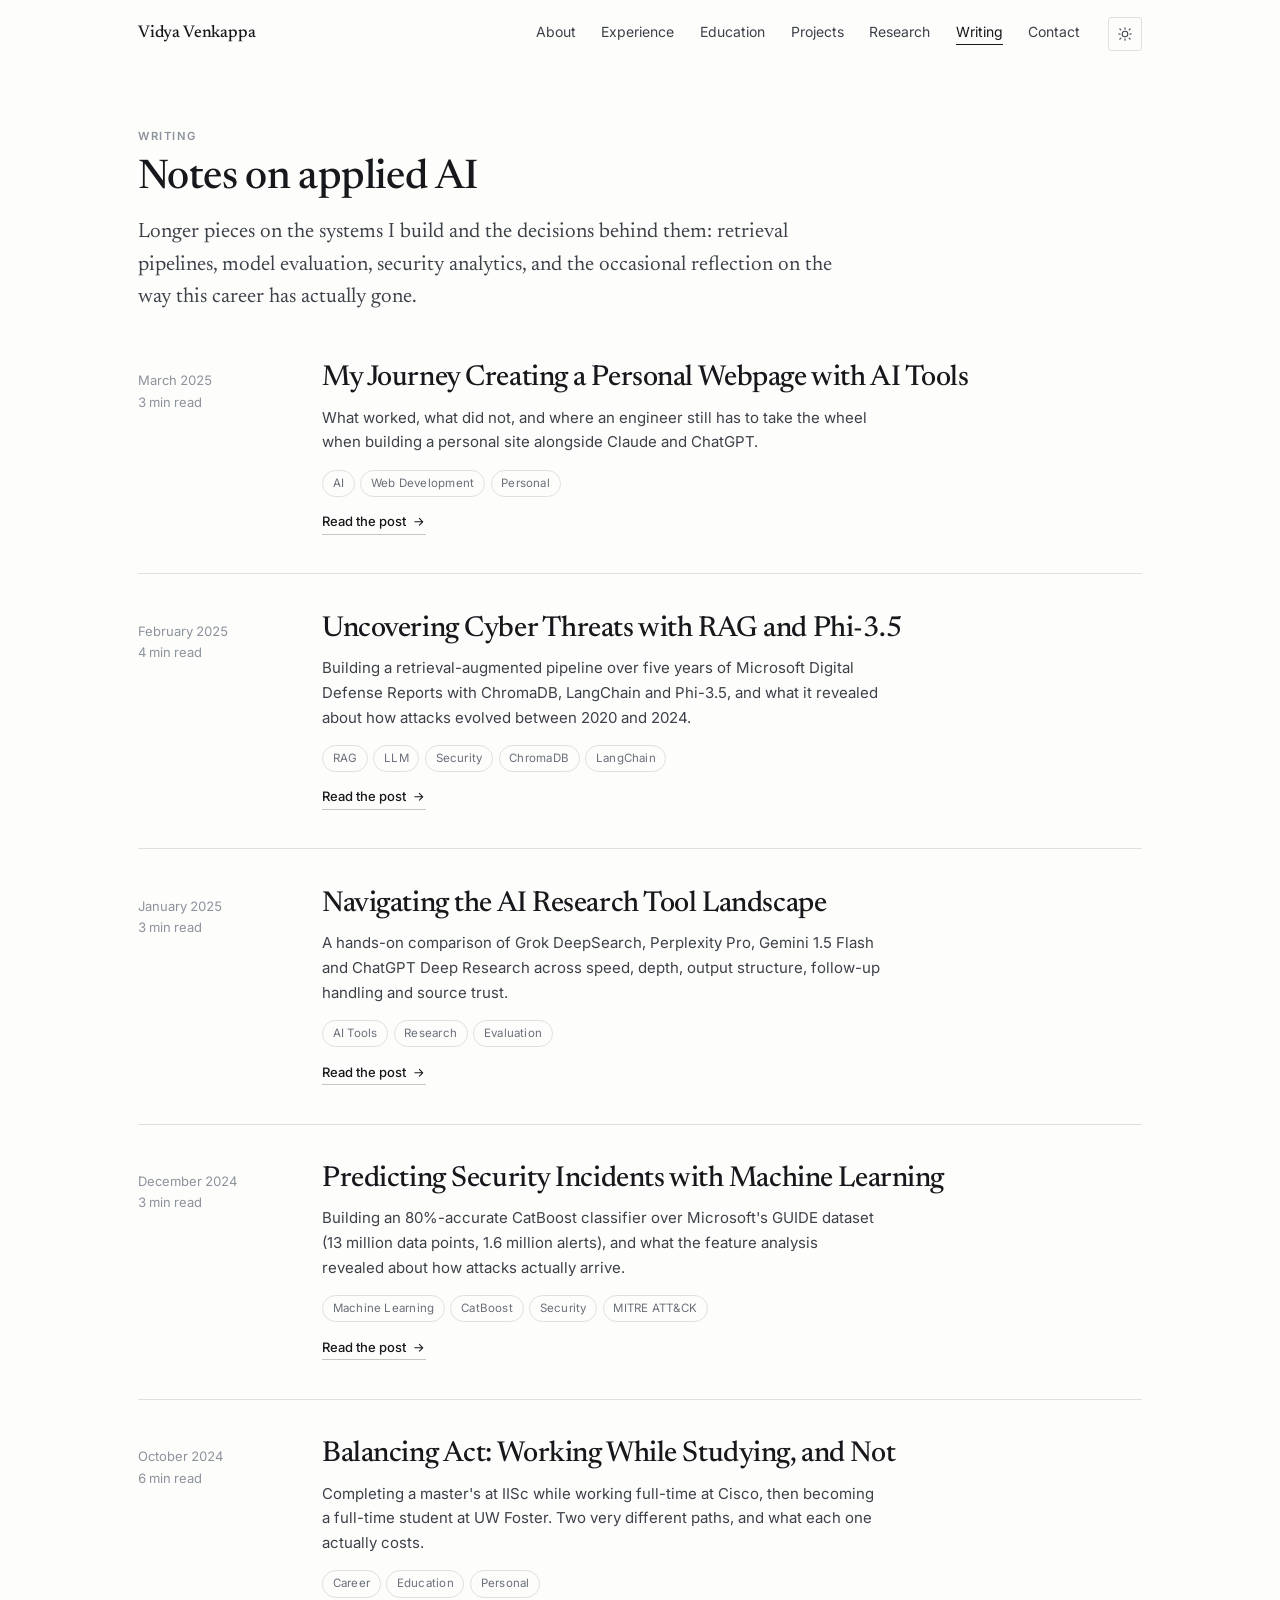
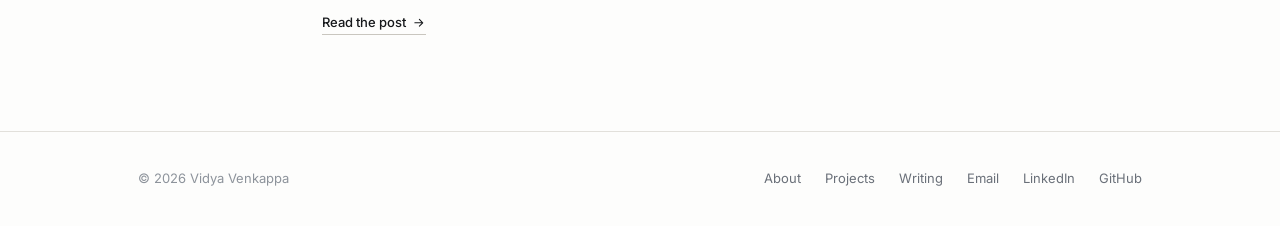
<file: blog.html>
<!DOCTYPE html>
<html lang="en">
<head>
<meta charset="utf-8">
<meta name="viewport" content="width=device-width, initial-scale=1">
<title>Writing | Vidya Venkappa</title>
<meta name="description" content="Essays on applied AI, retrieval-augmented generation, security analytics and working while studying.">
<meta name="author" content="Vidya Venkappa">
<link rel="canonical" href="https://venkappavidya.github.io/blog.html">

<meta property="og:type" content="article">
<meta property="og:title" content="Writing | Vidya Venkappa">
<meta property="og:description" content="Essays on applied AI, retrieval-augmented generation, security analytics and working while studying.">
<meta property="og:url" content="https://venkappavidya.github.io/blog.html">

<link rel="icon" href="data:image/svg+xml,<svg xmlns='http://www.w3.org/2000/svg' viewBox='0 0 100 100'><rect width='100' height='100' rx='14' fill='%2316181b'/><text x='50' y='71' font-size='62' font-family='Georgia,serif' fill='%23fdfdfc' text-anchor='middle'>V</text></svg>">

<script src="assets/js/theme-init.js"></script>

<link rel="preconnect" href="https://fonts.googleapis.com">
<link rel="preconnect" href="https://fonts.gstatic.com" crossorigin>
<link href="https://fonts.googleapis.com/css2?family=Inter:wght@400;500;600&family=Newsreader:opsz,wght@6..72,400;6..72,500;6..72,600&display=swap" rel="stylesheet">
<link rel="stylesheet" href="assets/css/style.css">
<noscript><style>.reveal{opacity:1;transform:none}</style></noscript>

</head>
<body>

<a class="skip-link" href="#main">Skip to content</a>

<header class="site-header">
  <div class="container site-header__inner">
    <a class="wordmark" href="index.html">Vidya Venkappa</a>

    <nav class="nav" aria-label="Primary">
      <ul class="nav__links" id="nav-links">
        <li><a href="index.html#about">About</a></li>
        <li><a href="index.html#experience">Experience</a></li>
        <li><a href="index.html#education">Education</a></li>
        <li><a href="index.html#projects">Projects</a></li>
        <li><a href="index.html#research">Research</a></li>
        <li><a href="blog.html" aria-current="page">Writing</a></li>
        <li><a href="index.html#contact">Contact</a></li>
      </ul>

      <div class="nav__actions">
        <button class="icon-btn" type="button" data-theme-toggle aria-label="Switch colour theme">
          <svg class="icon-sun" viewBox="0 0 24 24" fill="none" stroke="currentColor" stroke-width="1.6" stroke-linecap="round" aria-hidden="true"><circle cx="12" cy="12" r="4.2"/><path d="M12 2.6v2.2M12 19.2v2.2M4.2 4.2l1.6 1.6M18.2 18.2l1.6 1.6M2.6 12h2.2M19.2 12h2.2M4.2 19.8l1.6-1.6M18.2 5.8l1.6-1.6"/></svg>
          <svg class="icon-moon" viewBox="0 0 24 24" fill="none" stroke="currentColor" stroke-width="1.6" stroke-linecap="round" stroke-linejoin="round" aria-hidden="true"><path d="M20.5 14.2A8.5 8.5 0 0 1 9.8 3.5a8.5 8.5 0 1 0 10.7 10.7z"/></svg>
        </button>
        <button class="icon-btn nav__toggle" type="button" data-nav-toggle aria-expanded="false" aria-controls="nav-links" aria-label="Toggle navigation menu">
          <svg viewBox="0 0 24 24" fill="none" stroke="currentColor" stroke-width="1.6" stroke-linecap="round" aria-hidden="true"><path d="M4 7h16M4 12h16M4 17h16"/></svg>
        </button>
      </div>
    </nav>
  </div>
</header>

<main id="main">
  <section class="section">
    <div class="container">
      <div class="section__head">
        <p class="eyebrow">Writing</p>
        <h1 style="font-size:var(--step-3)">Notes on applied AI</h1>
        <p class="lede measure">Longer pieces on the systems I build and the decisions behind them: retrieval
        pipelines, model evaluation, security analytics, and the occasional reflection on the way
        this career has actually gone.</p>
      </div>

      <div class="postlist">
        <article class="post-item reveal">
          <p class="post-item__date">March 2025<br><span style="color:var(--ink-4)">3 min read</span></p>
          <div>
            <h2 class="post-item__title"><a href="blog/personal-website.html">My Journey Creating a Personal Webpage with AI Tools</a></h2>
            <p class="post-item__excerpt">What worked, what did not, and where an engineer still has to take the wheel when building a personal site alongside Claude and ChatGPT.</p>
            <ul class="tags"><li>AI</li><li>Web Development</li><li>Personal</li></ul>
            <a class="post-item__more" href="blog/personal-website.html">Read the post <svg viewBox="0 0 24 24" fill="none" stroke="currentColor" stroke-width="1.8" stroke-linecap="round" stroke-linejoin="round" aria-hidden="true"><path d="M5 12h14M13 6l6 6-6 6"/></svg></a>
          </div>
        </article>
        <article class="post-item reveal">
          <p class="post-item__date">February 2025<br><span style="color:var(--ink-4)">4 min read</span></p>
          <div>
            <h2 class="post-item__title"><a href="blog/digital-defense.html">Uncovering Cyber Threats with RAG and Phi-3.5</a></h2>
            <p class="post-item__excerpt">Building a retrieval-augmented pipeline over five years of Microsoft Digital Defense Reports with ChromaDB, LangChain and Phi-3.5, and what it revealed about how attacks evolved between 2020 and 2024.</p>
            <ul class="tags"><li>RAG</li><li>LLM</li><li>Security</li><li>ChromaDB</li><li>LangChain</li></ul>
            <a class="post-item__more" href="blog/digital-defense.html">Read the post <svg viewBox="0 0 24 24" fill="none" stroke="currentColor" stroke-width="1.8" stroke-linecap="round" stroke-linejoin="round" aria-hidden="true"><path d="M5 12h14M13 6l6 6-6 6"/></svg></a>
          </div>
        </article>
        <article class="post-item reveal">
          <p class="post-item__date">January 2025<br><span style="color:var(--ink-4)">3 min read</span></p>
          <div>
            <h2 class="post-item__title"><a href="blog/compare-ai-tools.html">Navigating the AI Research Tool Landscape</a></h2>
            <p class="post-item__excerpt">A hands-on comparison of Grok DeepSearch, Perplexity Pro, Gemini 1.5 Flash and ChatGPT Deep Research across speed, depth, output structure, follow-up handling and source trust.</p>
            <ul class="tags"><li>AI Tools</li><li>Research</li><li>Evaluation</li></ul>
            <a class="post-item__more" href="blog/compare-ai-tools.html">Read the post <svg viewBox="0 0 24 24" fill="none" stroke="currentColor" stroke-width="1.8" stroke-linecap="round" stroke-linejoin="round" aria-hidden="true"><path d="M5 12h14M13 6l6 6-6 6"/></svg></a>
          </div>
        </article>
        <article class="post-item reveal">
          <p class="post-item__date">December 2024<br><span style="color:var(--ink-4)">3 min read</span></p>
          <div>
            <h2 class="post-item__title"><a href="blog/security-incidents.html">Predicting Security Incidents with Machine Learning</a></h2>
            <p class="post-item__excerpt">Building an 80%-accurate CatBoost classifier over Microsoft&#x27;s GUIDE dataset (13 million data points, 1.6 million alerts), and what the feature analysis revealed about how attacks actually arrive.</p>
            <ul class="tags"><li>Machine Learning</li><li>CatBoost</li><li>Security</li><li>MITRE ATT&amp;CK</li></ul>
            <a class="post-item__more" href="blog/security-incidents.html">Read the post <svg viewBox="0 0 24 24" fill="none" stroke="currentColor" stroke-width="1.8" stroke-linecap="round" stroke-linejoin="round" aria-hidden="true"><path d="M5 12h14M13 6l6 6-6 6"/></svg></a>
          </div>
        </article>
        <article class="post-item reveal">
          <p class="post-item__date">October 2024<br><span style="color:var(--ink-4)">6 min read</span></p>
          <div>
            <h2 class="post-item__title"><a href="blog/balancing-act.html">Balancing Act: Working While Studying, and Not</a></h2>
            <p class="post-item__excerpt">Completing a master&#x27;s at IISc while working full-time at Cisco, then becoming a full-time student at UW Foster. Two very different paths, and what each one actually costs.</p>
            <ul class="tags"><li>Career</li><li>Education</li><li>Personal</li></ul>
            <a class="post-item__more" href="blog/balancing-act.html">Read the post <svg viewBox="0 0 24 24" fill="none" stroke="currentColor" stroke-width="1.8" stroke-linecap="round" stroke-linejoin="round" aria-hidden="true"><path d="M5 12h14M13 6l6 6-6 6"/></svg></a>
          </div>
        </article>
      </div>
    </div>
  </section>
</main>

<footer class="site-footer">
  <div class="container site-footer__inner">
    <p style="margin:0">© <span data-year>2026</span> Vidya Venkappa</p>
    <nav aria-label="Footer">
      <a href="index.html#about">About</a>
      <a href="index.html#projects">Projects</a>
      <a href="blog.html">Writing</a>
      <a href="mailto:venkappavidya@gmail.com">Email</a>
      <a href="https://www.linkedin.com/in/vidya-venkappa/" target="_blank" rel="noopener">LinkedIn</a>
      <a href="https://github.com/vidyavenkappa" target="_blank" rel="noopener">GitHub</a>
    </nav>
  </div>
</footer>

<script src="assets/js/main.js"></script>
</body>
</html>
</file>
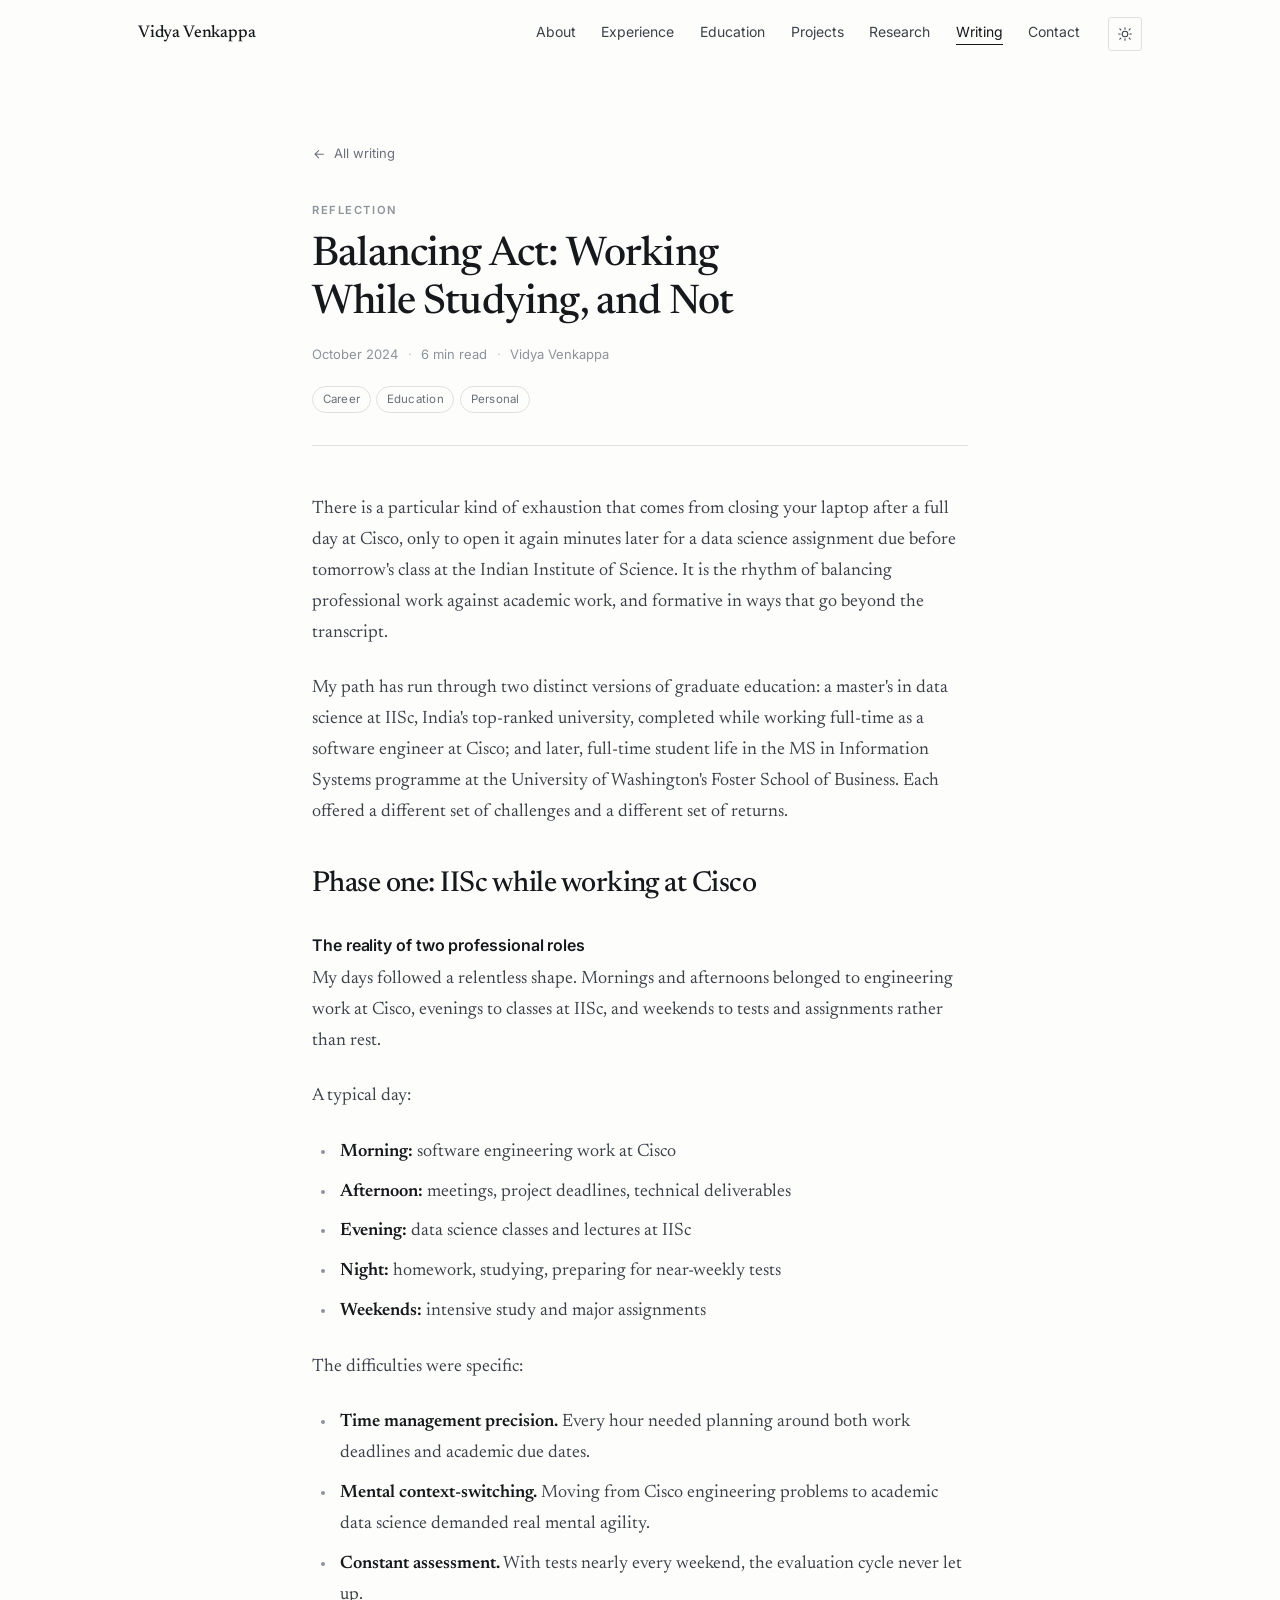
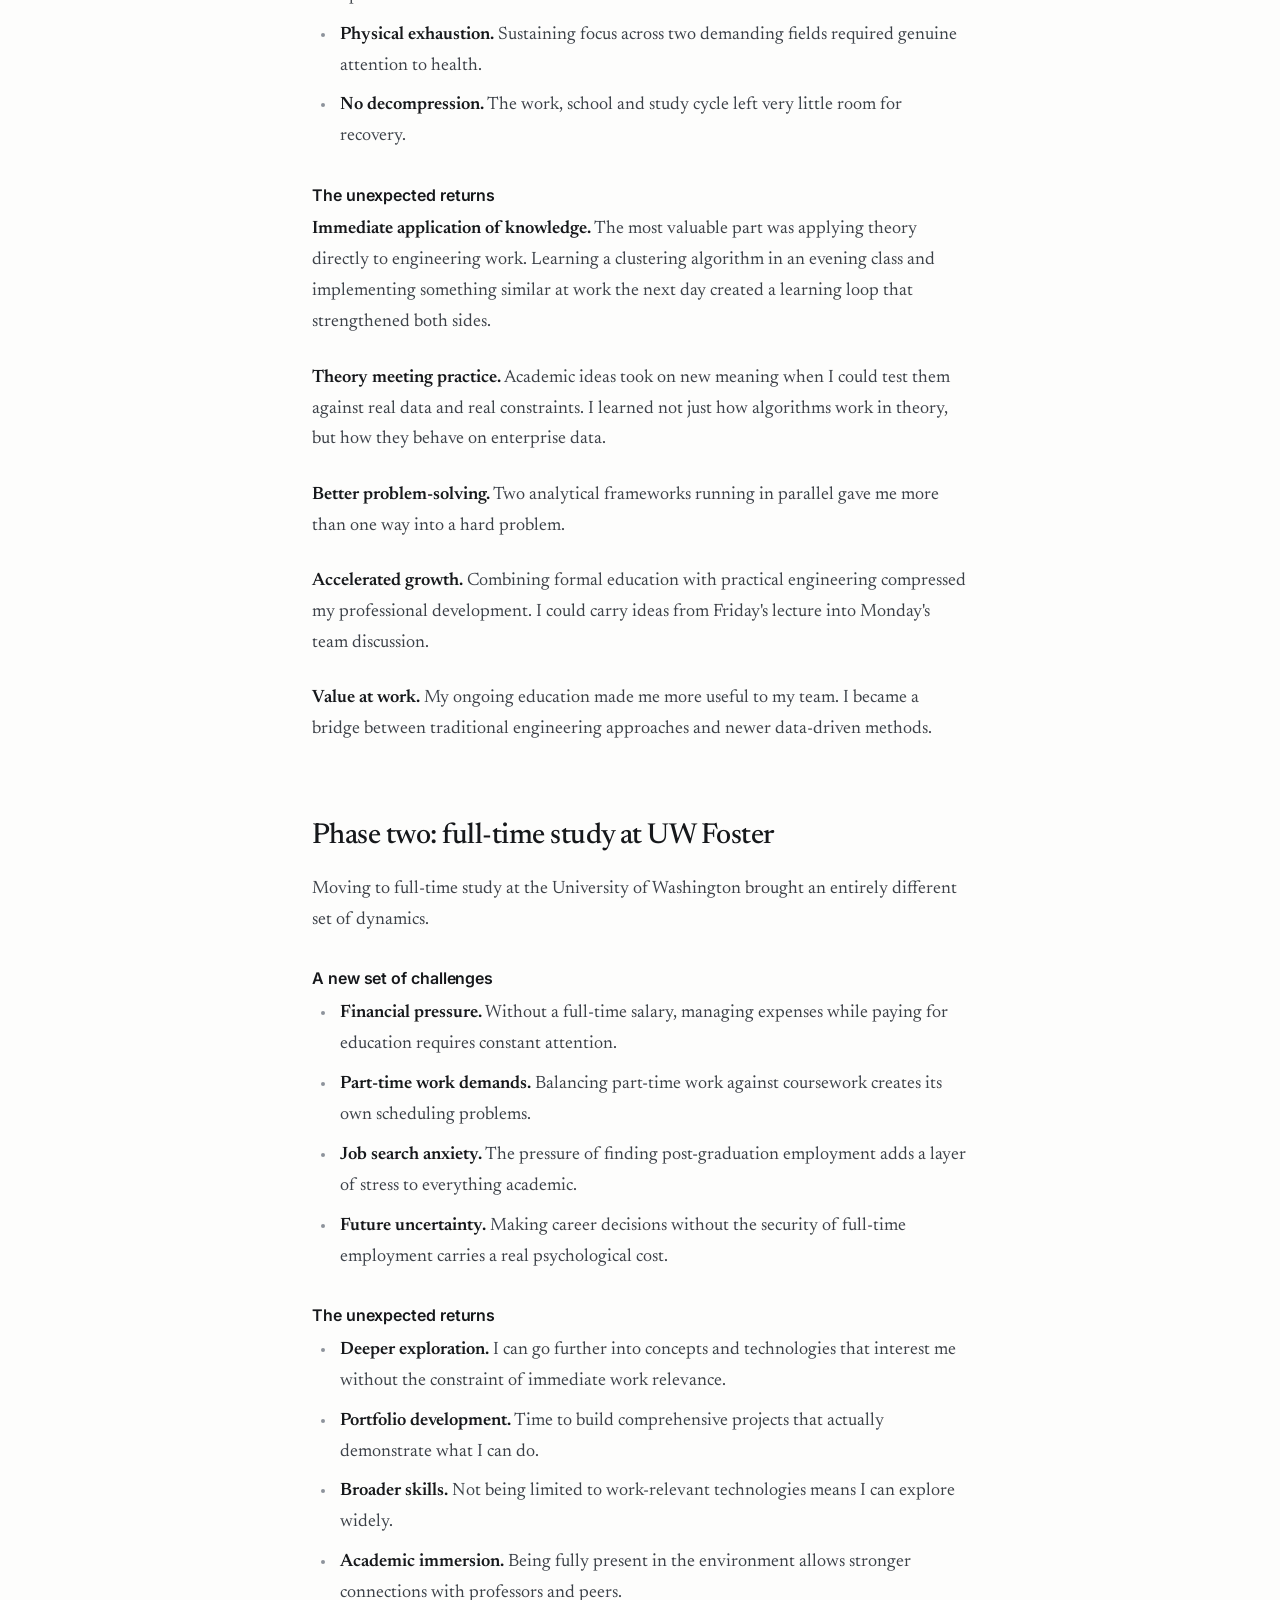
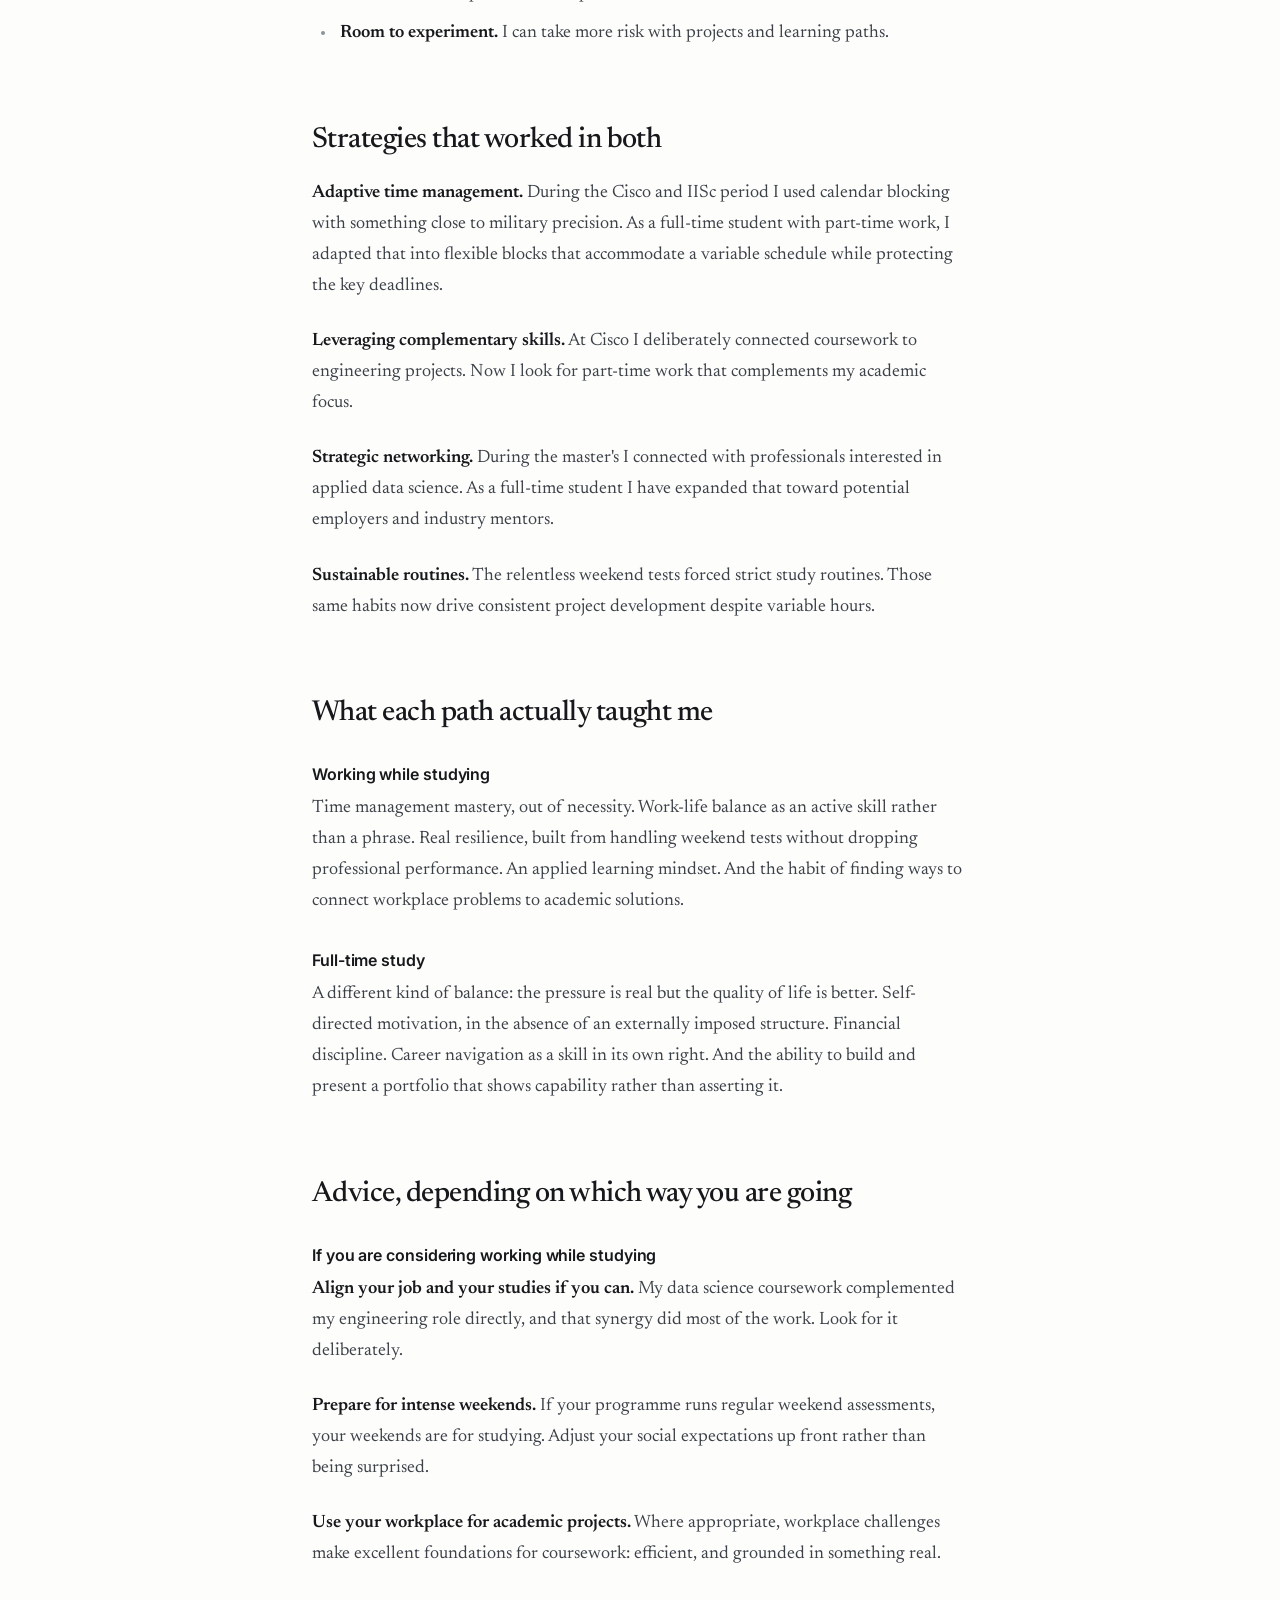
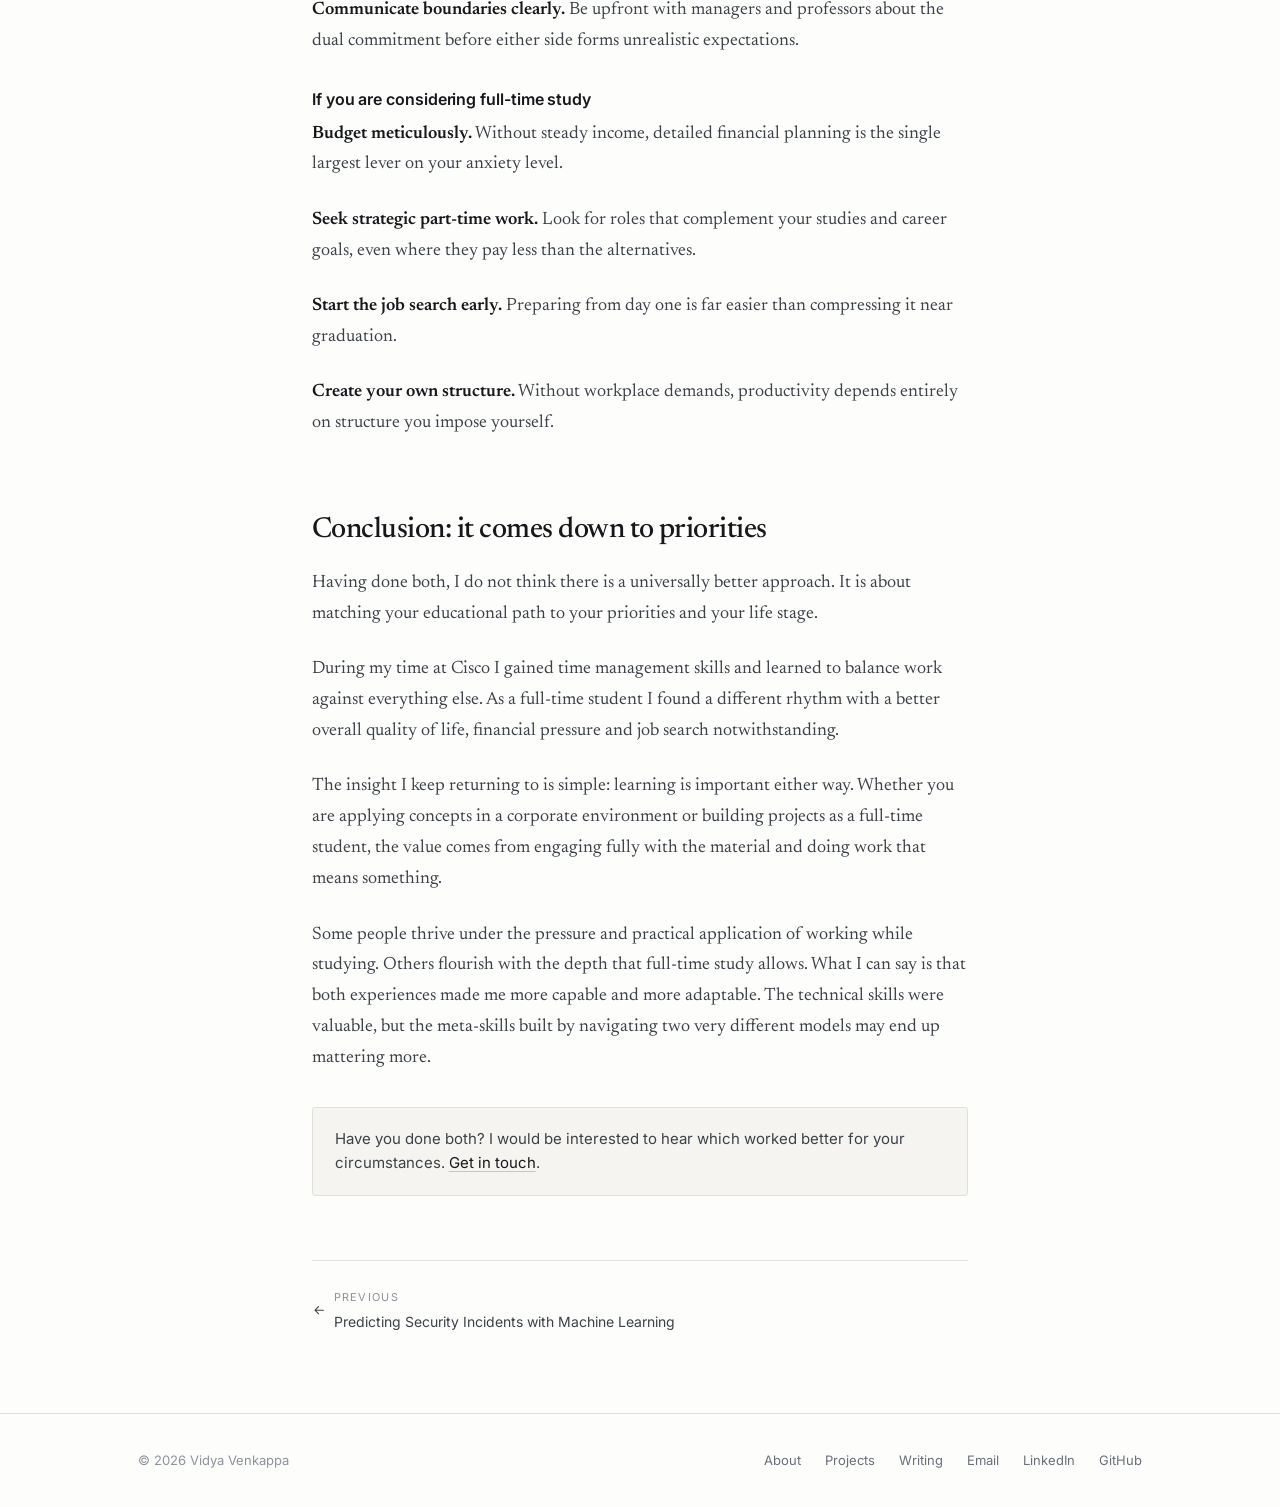
<file: blog/balancing-act.html>
<!DOCTYPE html>
<html lang="en">
<head>
<meta charset="utf-8">
<meta name="viewport" content="width=device-width, initial-scale=1">
<title>Balancing Act: Working While Studying, and Not | Vidya Venkappa</title>
<meta name="description" content="Completing a master&#x27;s at IISc while working full-time at Cisco, then becoming a full-time student at UW Foster. Two very different paths, and what each one actually costs.">
<meta name="author" content="Vidya Venkappa">
<link rel="canonical" href="https://venkappavidya.github.io/blog/balancing-act.html">

<meta property="og:type" content="article">
<meta property="og:title" content="Balancing Act: Working While Studying, and Not | Vidya Venkappa">
<meta property="og:description" content="Completing a master&#x27;s at IISc while working full-time at Cisco, then becoming a full-time student at UW Foster. Two very different paths, and what each one actually costs.">
<meta property="og:url" content="https://venkappavidya.github.io/blog/balancing-act.html">

<link rel="icon" href="data:image/svg+xml,<svg xmlns='http://www.w3.org/2000/svg' viewBox='0 0 100 100'><rect width='100' height='100' rx='14' fill='%2316181b'/><text x='50' y='71' font-size='62' font-family='Georgia,serif' fill='%23fdfdfc' text-anchor='middle'>V</text></svg>">

<script src="../assets/js/theme-init.js"></script>

<link rel="preconnect" href="https://fonts.googleapis.com">
<link rel="preconnect" href="https://fonts.gstatic.com" crossorigin>
<link href="https://fonts.googleapis.com/css2?family=Inter:wght@400;500;600&family=Newsreader:opsz,wght@6..72,400;6..72,500;6..72,600&display=swap" rel="stylesheet">
<link rel="stylesheet" href="../assets/css/style.css">
<noscript><style>.reveal{opacity:1;transform:none}</style></noscript>

</head>
<body>

<a class="skip-link" href="#main">Skip to content</a>

<header class="site-header">
  <div class="container site-header__inner">
    <a class="wordmark" href="../index.html">Vidya Venkappa</a>

    <nav class="nav" aria-label="Primary">
      <ul class="nav__links" id="nav-links">
        <li><a href="../index.html#about">About</a></li>
        <li><a href="../index.html#experience">Experience</a></li>
        <li><a href="../index.html#education">Education</a></li>
        <li><a href="../index.html#projects">Projects</a></li>
        <li><a href="../index.html#research">Research</a></li>
        <li><a href="../blog.html" aria-current="page">Writing</a></li>
        <li><a href="../index.html#contact">Contact</a></li>
      </ul>

      <div class="nav__actions">
        <button class="icon-btn" type="button" data-theme-toggle aria-label="Switch colour theme">
          <svg class="icon-sun" viewBox="0 0 24 24" fill="none" stroke="currentColor" stroke-width="1.6" stroke-linecap="round" aria-hidden="true"><circle cx="12" cy="12" r="4.2"/><path d="M12 2.6v2.2M12 19.2v2.2M4.2 4.2l1.6 1.6M18.2 18.2l1.6 1.6M2.6 12h2.2M19.2 12h2.2M4.2 19.8l1.6-1.6M18.2 5.8l1.6-1.6"/></svg>
          <svg class="icon-moon" viewBox="0 0 24 24" fill="none" stroke="currentColor" stroke-width="1.6" stroke-linecap="round" stroke-linejoin="round" aria-hidden="true"><path d="M20.5 14.2A8.5 8.5 0 0 1 9.8 3.5a8.5 8.5 0 1 0 10.7 10.7z"/></svg>
        </button>
        <button class="icon-btn nav__toggle" type="button" data-nav-toggle aria-expanded="false" aria-controls="nav-links" aria-label="Toggle navigation menu">
          <svg viewBox="0 0 24 24" fill="none" stroke="currentColor" stroke-width="1.6" stroke-linecap="round" aria-hidden="true"><path d="M4 7h16M4 12h16M4 17h16"/></svg>
        </button>
      </div>
    </nav>
  </div>
</header>

<main id="main">
  <article class="article">
    <div class="container">

      <p style="margin-bottom:2rem">
        <a class="backlink" href="../blog.html"><svg viewBox="0 0 24 24" fill="none" stroke="currentColor" stroke-width="1.8" stroke-linecap="round" stroke-linejoin="round" aria-hidden="true"><path d="M19 12H5M11 18l-6-6 6-6"/></svg>All writing</a>
      </p>

      <header class="article__header">
        <p class="eyebrow">Reflection</p>
        <h1 class="article__title">Balancing Act: Working While Studying, and Not</h1>
        <div class="article__meta">
          <span>October 2024</span>
          <span class="dot">·</span>
          <span>6 min read</span>
          <span class="dot">·</span>
          <span>Vidya Venkappa</span>
        </div>
        <ul class="tags article__tags"><li>Career</li><li>Education</li><li>Personal</li></ul>
      </header>

      <div class="prose">
<p>There is a particular kind of exhaustion that comes from closing your laptop after a full day at Cisco, only to open it again minutes later for a data science assignment due before tomorrow's class at the Indian Institute of Science. It is the rhythm of balancing professional work against academic work, and formative in ways that go beyond the transcript.</p>
<p>My path has run through two distinct versions of graduate education: a master's in data science at IISc, India's top-ranked university, completed while working full-time as a software engineer at Cisco; and later, full-time student life in the MS in Information Systems programme at the University of Washington's Foster School of Business. Each offered a different set of challenges and a different set of returns.</p>
<h2>Phase one: IISc while working at Cisco</h2>
<h3>The reality of two professional roles</h3>
<p>My days followed a relentless shape. Mornings and afternoons belonged to engineering work at Cisco, evenings to classes at IISc, and weekends to tests and assignments rather than rest.</p>
<p>A typical day:</p>
<ul>
<li><strong>Morning:</strong> software engineering work at Cisco</li>
<li><strong>Afternoon:</strong> meetings, project deadlines, technical deliverables</li>
<li><strong>Evening:</strong> data science classes and lectures at IISc</li>
<li><strong>Night:</strong> homework, studying, preparing for near-weekly tests</li>
<li><strong>Weekends:</strong> intensive study and major assignments</li>
</ul>
<p>The difficulties were specific:</p>
<ul>
<li><strong>Time management precision.</strong> Every hour needed planning around both work deadlines and academic due dates.</li>
<li><strong>Mental context-switching.</strong> Moving from Cisco engineering problems to academic data science demanded real mental agility.</li>
<li><strong>Constant assessment.</strong> With tests nearly every weekend, the evaluation cycle never let up.</li>
<li><strong>Physical exhaustion.</strong> Sustaining focus across two demanding fields required genuine attention to health.</li>
<li><strong>No decompression.</strong> The work, school and study cycle left very little room for recovery.</li>
</ul>
<h3>The unexpected returns</h3>
<p><strong>Immediate application of knowledge.</strong> The most valuable part was applying theory directly to engineering work. Learning a clustering algorithm in an evening class and implementing something similar at work the next day created a learning loop that strengthened both sides.</p>
<p><strong>Theory meeting practice.</strong> Academic ideas took on new meaning when I could test them against real data and real constraints. I learned not just how algorithms work in theory, but how they behave on enterprise data.</p>
<p><strong>Better problem-solving.</strong> Two analytical frameworks running in parallel gave me more than one way into a hard problem.</p>
<p><strong>Accelerated growth.</strong> Combining formal education with practical engineering compressed my professional development. I could carry ideas from Friday's lecture into Monday's team discussion.</p>
<p><strong>Value at work.</strong> My ongoing education made me more useful to my team. I became a bridge between traditional engineering approaches and newer data-driven methods.</p>
<h2>Phase two: full-time study at UW Foster</h2>
<p>Moving to full-time study at the University of Washington brought an entirely different set of dynamics.</p>
<h3>A new set of challenges</h3>
<ul>
<li><strong>Financial pressure.</strong> Without a full-time salary, managing expenses while paying for education requires constant attention.</li>
<li><strong>Part-time work demands.</strong> Balancing part-time work against coursework creates its own scheduling problems.</li>
<li><strong>Job search anxiety.</strong> The pressure of finding post-graduation employment adds a layer of stress to everything academic.</li>
<li><strong>Future uncertainty.</strong> Making career decisions without the security of full-time employment carries a real psychological cost.</li>
</ul>
<h3>The unexpected returns</h3>
<ul>
<li><strong>Deeper exploration.</strong> I can go further into concepts and technologies that interest me without the constraint of immediate work relevance.</li>
<li><strong>Portfolio development.</strong> Time to build comprehensive projects that actually demonstrate what I can do.</li>
<li><strong>Broader skills.</strong> Not being limited to work-relevant technologies means I can explore widely.</li>
<li><strong>Academic immersion.</strong> Being fully present in the environment allows stronger connections with professors and peers.</li>
<li><strong>Room to experiment.</strong> I can take more risk with projects and learning paths.</li>
</ul>
<h2>Strategies that worked in both</h2>
<p><strong>Adaptive time management.</strong> During the Cisco and IISc period I used calendar blocking with something close to military precision. As a full-time student with part-time work, I adapted that into flexible blocks that accommodate a variable schedule while protecting the key deadlines.</p>
<p><strong>Leveraging complementary skills.</strong> At Cisco I deliberately connected coursework to engineering projects. Now I look for part-time work that complements my academic focus.</p>
<p><strong>Strategic networking.</strong> During the master's I connected with professionals interested in applied data science. As a full-time student I have expanded that toward potential employers and industry mentors.</p>
<p><strong>Sustainable routines.</strong> The relentless weekend tests forced strict study routines. Those same habits now drive consistent project development despite variable hours.</p>
<h2>What each path actually taught me</h2>
<h3>Working while studying</h3>
<p>Time management mastery, out of necessity. Work-life balance as an active skill rather than a phrase. Real resilience, built from handling weekend tests without dropping professional performance. An applied learning mindset. And the habit of finding ways to connect workplace problems to academic solutions.</p>
<h3>Full-time study</h3>
<p>A different kind of balance: the pressure is real but the quality of life is better. Self-directed motivation, in the absence of an externally imposed structure. Financial discipline. Career navigation as a skill in its own right. And the ability to build and present a portfolio that shows capability rather than asserting it.</p>
<h2>Advice, depending on which way you are going</h2>
<h3>If you are considering working while studying</h3>
<p><strong>Align your job and your studies if you can.</strong> My data science coursework complemented my engineering role directly, and that synergy did most of the work. Look for it deliberately.</p>
<p><strong>Prepare for intense weekends.</strong> If your programme runs regular weekend assessments, your weekends are for studying. Adjust your social expectations up front rather than being surprised.</p>
<p><strong>Use your workplace for academic projects.</strong> Where appropriate, workplace challenges make excellent foundations for coursework: efficient, and grounded in something real.</p>
<p><strong>Communicate boundaries clearly.</strong> Be upfront with managers and professors about the dual commitment before either side forms unrealistic expectations.</p>
<h3>If you are considering full-time study</h3>
<p><strong>Budget meticulously.</strong> Without steady income, detailed financial planning is the single largest lever on your anxiety level.</p>
<p><strong>Seek strategic part-time work.</strong> Look for roles that complement your studies and career goals, even where they pay less than the alternatives.</p>
<p><strong>Start the job search early.</strong> Preparing from day one is far easier than compressing it near graduation.</p>
<p><strong>Create your own structure.</strong> Without workplace demands, productivity depends entirely on structure you impose yourself.</p>
<h2>Conclusion: it comes down to priorities</h2>
<p>Having done both, I do not think there is a universally better approach. It is about matching your educational path to your priorities and your life stage.</p>
<p>During my time at Cisco I gained time management skills and learned to balance work against everything else. As a full-time student I found a different rhythm with a better overall quality of life, financial pressure and job search notwithstanding.</p>
<p>The insight I keep returning to is simple: learning is important either way. Whether you are applying concepts in a corporate environment or building projects as a full-time student, the value comes from engaging fully with the material and doing work that means something.</p>
<p>Some people thrive under the pressure and practical application of working while studying. Others flourish with the depth that full-time study allows. What I can say is that both experiences made me more capable and more adaptable. The technical skills were valuable, but the meta-skills built by navigating two very different models may end up mattering more.</p>
<p class="callout">Have you done both? I would be interested to hear which worked better for your circumstances. <a href="../index.html#contact">Get in touch</a>.</p>
      </div>

      

      <nav class="post-nav" aria-label="More posts">
        <a href="security-incidents.html"><svg viewBox="0 0 24 24" fill="none" stroke="currentColor" stroke-width="1.8" stroke-linecap="round" stroke-linejoin="round" aria-hidden="true"><path d="M19 12H5M11 18l-6-6 6-6"/></svg><span><span class="label">Previous</span>Predicting Security Incidents with Machine Learning</span></a>
        
      </nav>

    </div>
  </article>
</main>

<footer class="site-footer">
  <div class="container site-footer__inner">
    <p style="margin:0">© <span data-year>2026</span> Vidya Venkappa</p>
    <nav aria-label="Footer">
      <a href="../index.html#about">About</a>
      <a href="../index.html#projects">Projects</a>
      <a href="../blog.html">Writing</a>
      <a href="mailto:venkappavidya@gmail.com">Email</a>
      <a href="https://www.linkedin.com/in/vidya-venkappa/" target="_blank" rel="noopener">LinkedIn</a>
      <a href="https://github.com/vidyavenkappa" target="_blank" rel="noopener">GitHub</a>
    </nav>
  </div>
</footer>

<script src="../assets/js/main.js"></script>
</body>
</html>
</file>
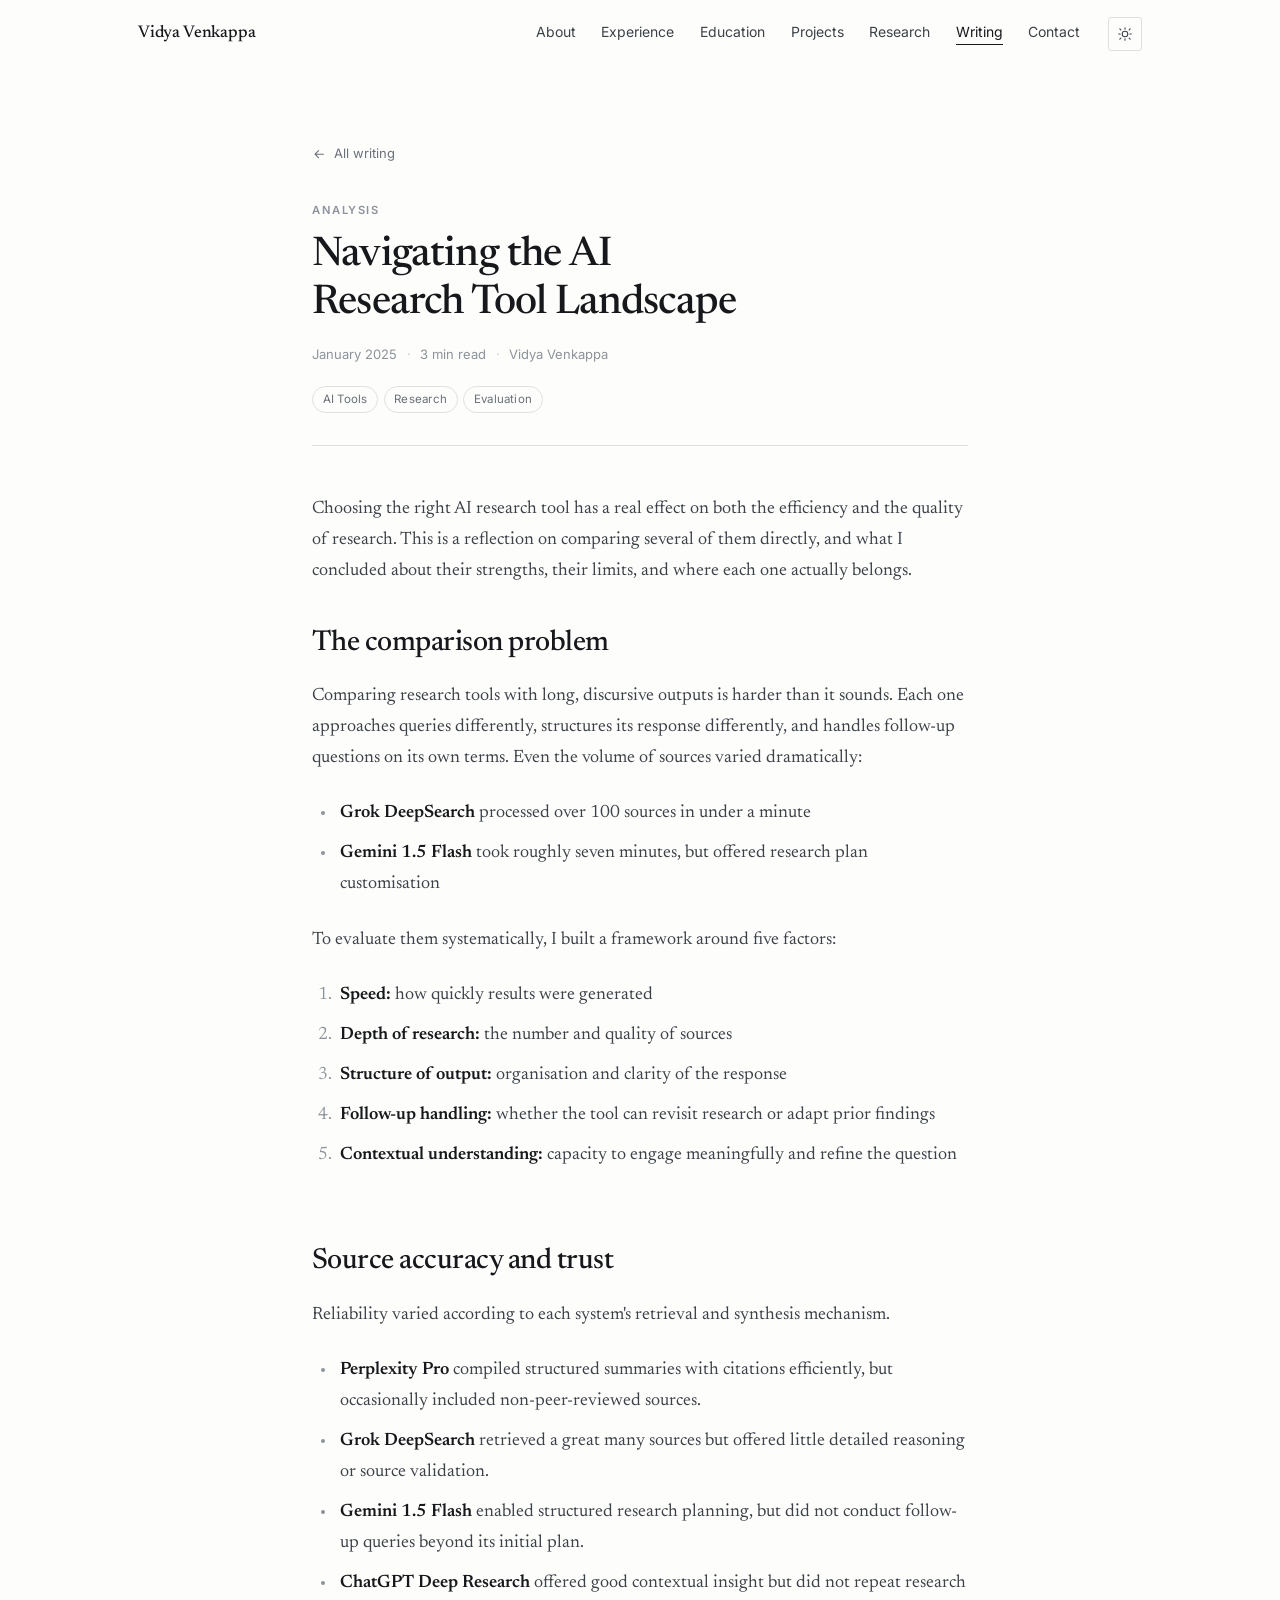
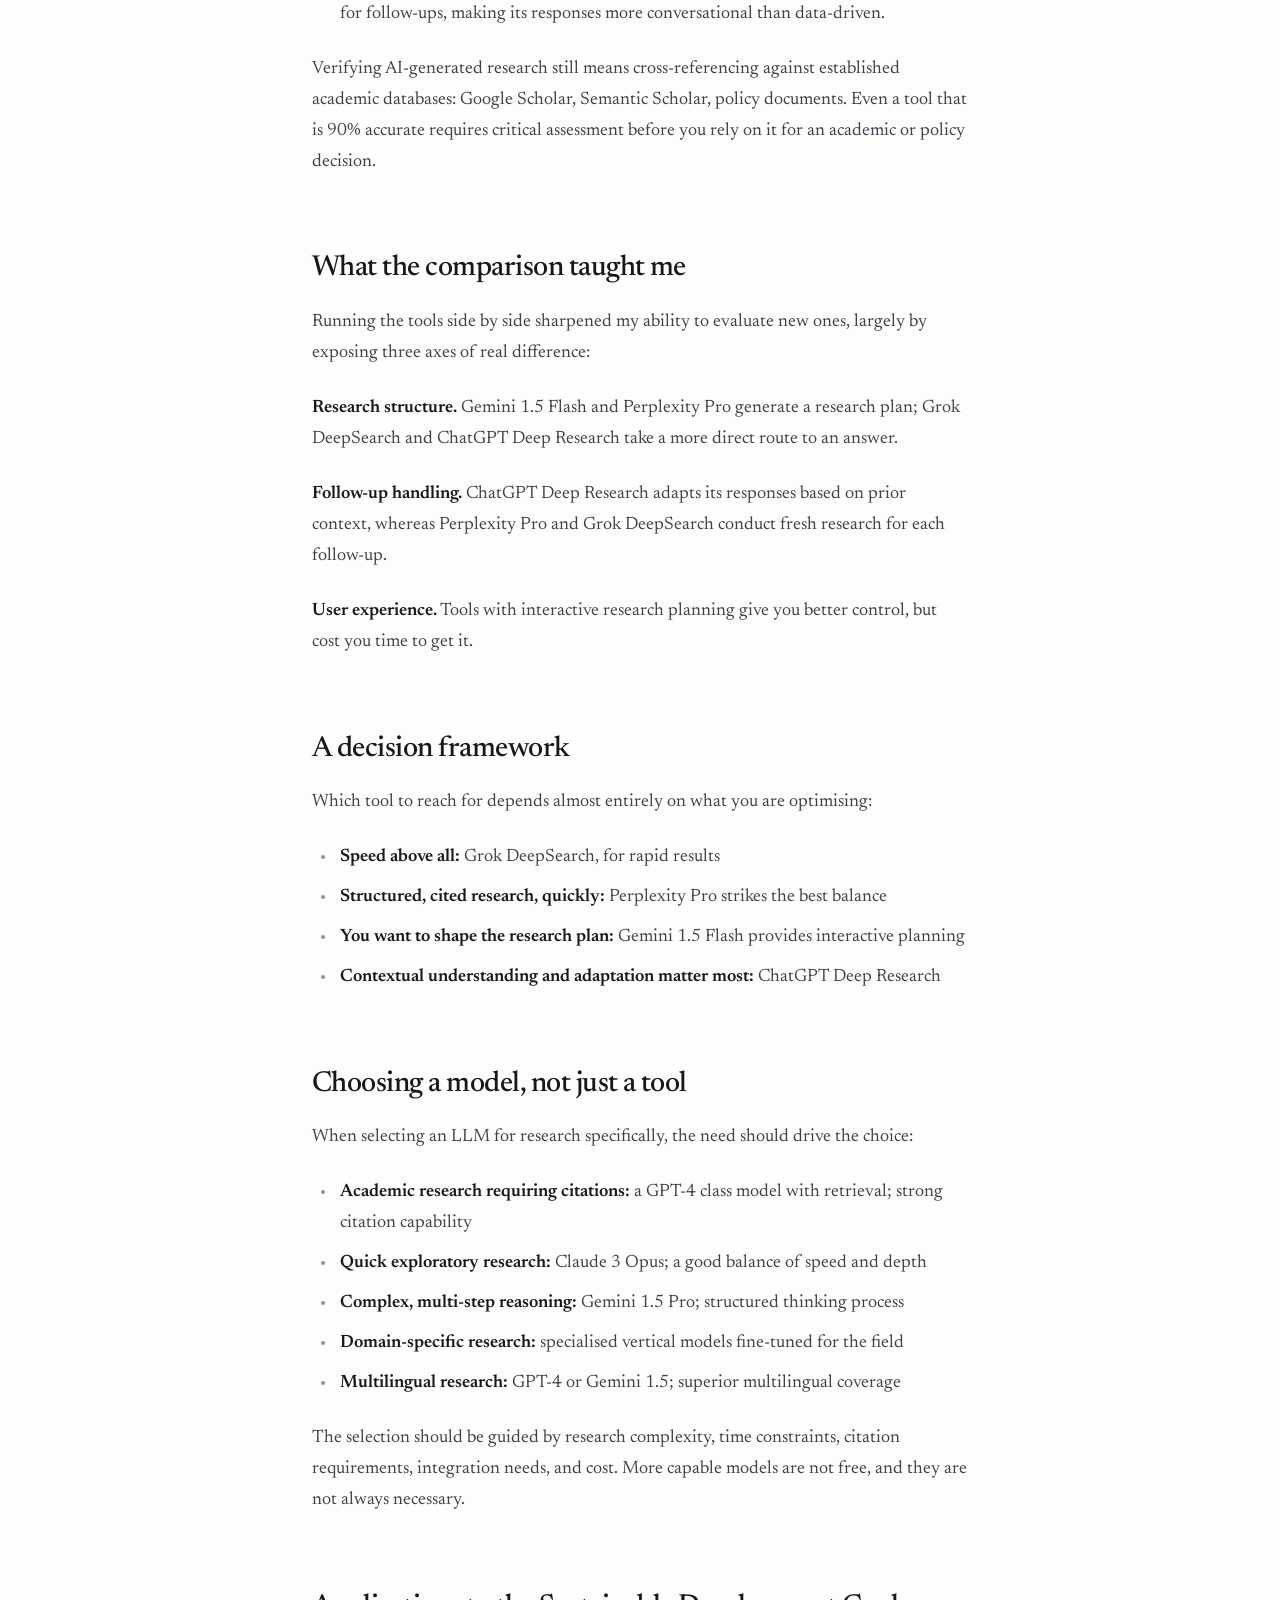
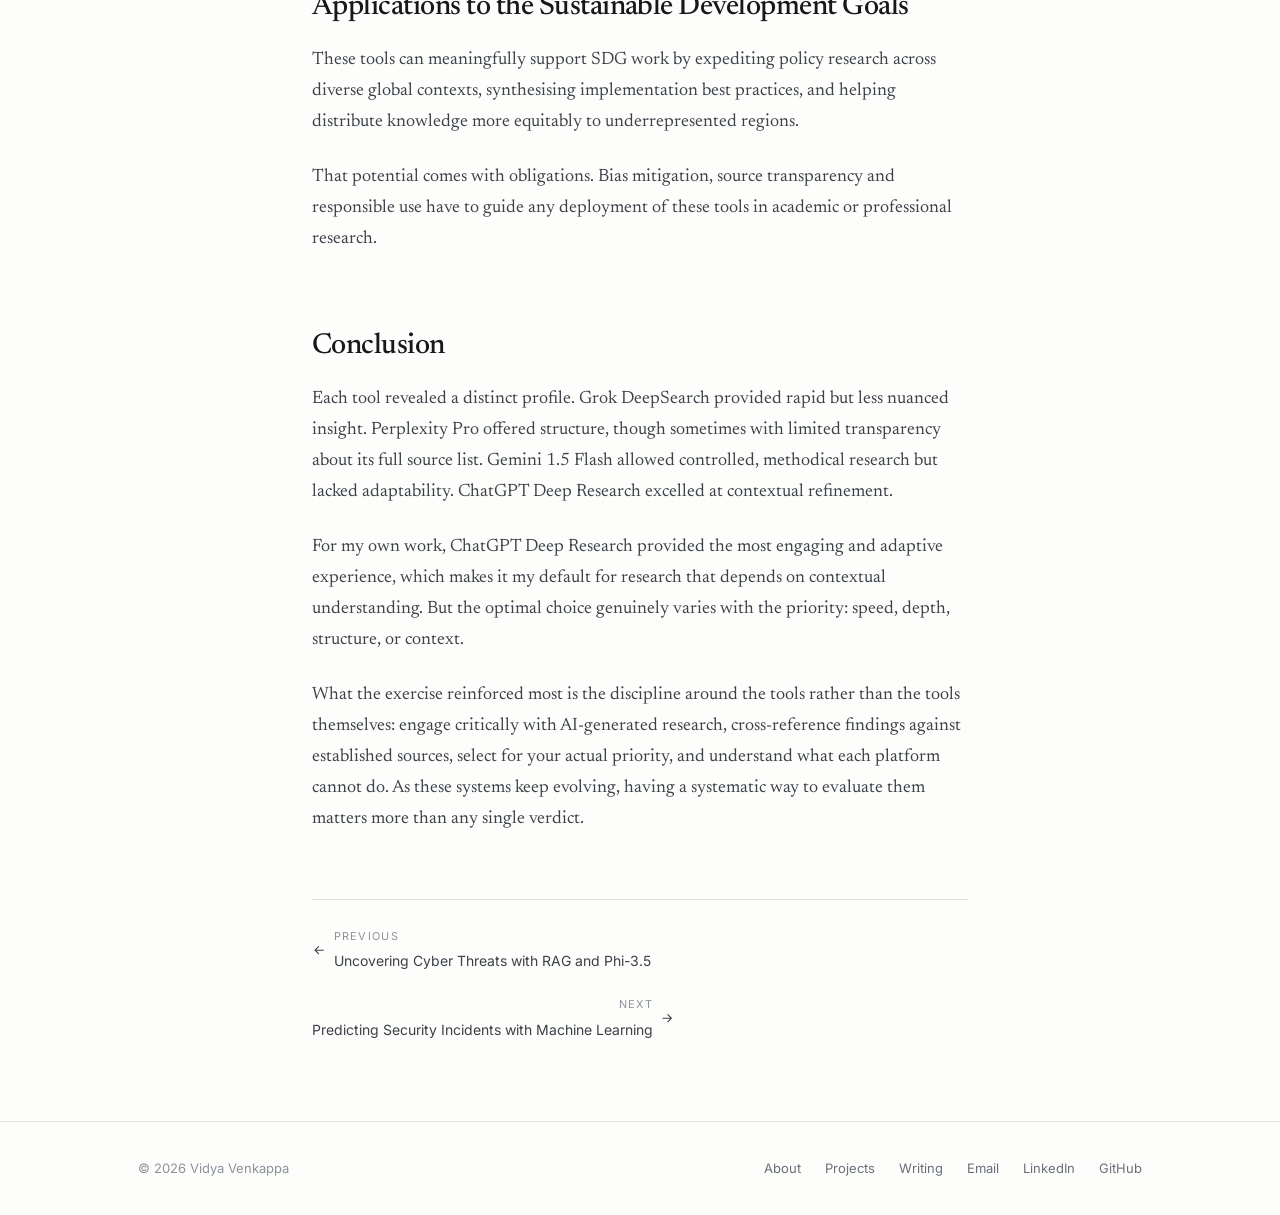
<file: blog/compare-ai-tools.html>
<!DOCTYPE html>
<html lang="en">
<head>
<meta charset="utf-8">
<meta name="viewport" content="width=device-width, initial-scale=1">
<title>Navigating the AI Research Tool Landscape | Vidya Venkappa</title>
<meta name="description" content="A hands-on comparison of Grok DeepSearch, Perplexity Pro, Gemini 1.5 Flash and ChatGPT Deep Research across speed, depth, output structure, follow-up handling and source trust.">
<meta name="author" content="Vidya Venkappa">
<link rel="canonical" href="https://venkappavidya.github.io/blog/compare-ai-tools.html">

<meta property="og:type" content="article">
<meta property="og:title" content="Navigating the AI Research Tool Landscape | Vidya Venkappa">
<meta property="og:description" content="A hands-on comparison of Grok DeepSearch, Perplexity Pro, Gemini 1.5 Flash and ChatGPT Deep Research across speed, depth, output structure, follow-up handling and source trust.">
<meta property="og:url" content="https://venkappavidya.github.io/blog/compare-ai-tools.html">

<link rel="icon" href="data:image/svg+xml,<svg xmlns='http://www.w3.org/2000/svg' viewBox='0 0 100 100'><rect width='100' height='100' rx='14' fill='%2316181b'/><text x='50' y='71' font-size='62' font-family='Georgia,serif' fill='%23fdfdfc' text-anchor='middle'>V</text></svg>">

<script src="../assets/js/theme-init.js"></script>

<link rel="preconnect" href="https://fonts.googleapis.com">
<link rel="preconnect" href="https://fonts.gstatic.com" crossorigin>
<link href="https://fonts.googleapis.com/css2?family=Inter:wght@400;500;600&family=Newsreader:opsz,wght@6..72,400;6..72,500;6..72,600&display=swap" rel="stylesheet">
<link rel="stylesheet" href="../assets/css/style.css">
<noscript><style>.reveal{opacity:1;transform:none}</style></noscript>

</head>
<body>

<a class="skip-link" href="#main">Skip to content</a>

<header class="site-header">
  <div class="container site-header__inner">
    <a class="wordmark" href="../index.html">Vidya Venkappa</a>

    <nav class="nav" aria-label="Primary">
      <ul class="nav__links" id="nav-links">
        <li><a href="../index.html#about">About</a></li>
        <li><a href="../index.html#experience">Experience</a></li>
        <li><a href="../index.html#education">Education</a></li>
        <li><a href="../index.html#projects">Projects</a></li>
        <li><a href="../index.html#research">Research</a></li>
        <li><a href="../blog.html" aria-current="page">Writing</a></li>
        <li><a href="../index.html#contact">Contact</a></li>
      </ul>

      <div class="nav__actions">
        <button class="icon-btn" type="button" data-theme-toggle aria-label="Switch colour theme">
          <svg class="icon-sun" viewBox="0 0 24 24" fill="none" stroke="currentColor" stroke-width="1.6" stroke-linecap="round" aria-hidden="true"><circle cx="12" cy="12" r="4.2"/><path d="M12 2.6v2.2M12 19.2v2.2M4.2 4.2l1.6 1.6M18.2 18.2l1.6 1.6M2.6 12h2.2M19.2 12h2.2M4.2 19.8l1.6-1.6M18.2 5.8l1.6-1.6"/></svg>
          <svg class="icon-moon" viewBox="0 0 24 24" fill="none" stroke="currentColor" stroke-width="1.6" stroke-linecap="round" stroke-linejoin="round" aria-hidden="true"><path d="M20.5 14.2A8.5 8.5 0 0 1 9.8 3.5a8.5 8.5 0 1 0 10.7 10.7z"/></svg>
        </button>
        <button class="icon-btn nav__toggle" type="button" data-nav-toggle aria-expanded="false" aria-controls="nav-links" aria-label="Toggle navigation menu">
          <svg viewBox="0 0 24 24" fill="none" stroke="currentColor" stroke-width="1.6" stroke-linecap="round" aria-hidden="true"><path d="M4 7h16M4 12h16M4 17h16"/></svg>
        </button>
      </div>
    </nav>
  </div>
</header>

<main id="main">
  <article class="article">
    <div class="container">

      <p style="margin-bottom:2rem">
        <a class="backlink" href="../blog.html"><svg viewBox="0 0 24 24" fill="none" stroke="currentColor" stroke-width="1.8" stroke-linecap="round" stroke-linejoin="round" aria-hidden="true"><path d="M19 12H5M11 18l-6-6 6-6"/></svg>All writing</a>
      </p>

      <header class="article__header">
        <p class="eyebrow">Analysis</p>
        <h1 class="article__title">Navigating the AI Research Tool Landscape</h1>
        <div class="article__meta">
          <span>January 2025</span>
          <span class="dot">·</span>
          <span>3 min read</span>
          <span class="dot">·</span>
          <span>Vidya Venkappa</span>
        </div>
        <ul class="tags article__tags"><li>AI Tools</li><li>Research</li><li>Evaluation</li></ul>
      </header>

      <div class="prose">
<p>Choosing the right AI research tool has a real effect on both the efficiency and the quality of research. This is a reflection on comparing several of them directly, and what I concluded about their strengths, their limits, and where each one actually belongs.</p>
<h2>The comparison problem</h2>
<p>Comparing research tools with long, discursive outputs is harder than it sounds. Each one approaches queries differently, structures its response differently, and handles follow-up questions on its own terms. Even the volume of sources varied dramatically:</p>
<ul>
<li><strong>Grok DeepSearch</strong> processed over 100 sources in under a minute</li>
<li><strong>Gemini 1.5 Flash</strong> took roughly seven minutes, but offered research plan customisation</li>
</ul>
<p>To evaluate them systematically, I built a framework around five factors:</p>
<ol>
<li><strong>Speed:</strong> how quickly results were generated</li>
<li><strong>Depth of research:</strong> the number and quality of sources</li>
<li><strong>Structure of output:</strong> organisation and clarity of the response</li>
<li><strong>Follow-up handling:</strong> whether the tool can revisit research or adapt prior findings</li>
<li><strong>Contextual understanding:</strong> capacity to engage meaningfully and refine the question</li>
</ol>
<h2>Source accuracy and trust</h2>
<p>Reliability varied according to each system's retrieval and synthesis mechanism.</p>
<ul>
<li><strong>Perplexity Pro</strong> compiled structured summaries with citations efficiently, but occasionally included non-peer-reviewed sources.</li>
<li><strong>Grok DeepSearch</strong> retrieved a great many sources but offered little detailed reasoning or source validation.</li>
<li><strong>Gemini 1.5 Flash</strong> enabled structured research planning, but did not conduct follow-up queries beyond its initial plan.</li>
<li><strong>ChatGPT Deep Research</strong> offered good contextual insight but did not repeat research for follow-ups, making its responses more conversational than data-driven.</li>
</ul>
<p>Verifying AI-generated research still means cross-referencing against established academic databases: Google Scholar, Semantic Scholar, policy documents. Even a tool that is 90% accurate requires critical assessment before you rely on it for an academic or policy decision.</p>
<h2>What the comparison taught me</h2>
<p>Running the tools side by side sharpened my ability to evaluate new ones, largely by exposing three axes of real difference:</p>
<p><strong>Research structure.</strong> Gemini 1.5 Flash and Perplexity Pro generate a research plan; Grok DeepSearch and ChatGPT Deep Research take a more direct route to an answer.</p>
<p><strong>Follow-up handling.</strong> ChatGPT Deep Research adapts its responses based on prior context, whereas Perplexity Pro and Grok DeepSearch conduct fresh research for each follow-up.</p>
<p><strong>User experience.</strong> Tools with interactive research planning give you better control, but cost you time to get it.</p>
<h2>A decision framework</h2>
<p>Which tool to reach for depends almost entirely on what you are optimising:</p>
<ul>
<li><strong>Speed above all:</strong> Grok DeepSearch, for rapid results</li>
<li><strong>Structured, cited research, quickly:</strong> Perplexity Pro strikes the best balance</li>
<li><strong>You want to shape the research plan:</strong> Gemini 1.5 Flash provides interactive planning</li>
<li><strong>Contextual understanding and adaptation matter most:</strong> ChatGPT Deep Research</li>
</ul>
<h2>Choosing a model, not just a tool</h2>
<p>When selecting an LLM for research specifically, the need should drive the choice:</p>
<ul>
<li><strong>Academic research requiring citations:</strong> a GPT-4 class model with retrieval; strong citation capability</li>
<li><strong>Quick exploratory research:</strong> Claude 3 Opus; a good balance of speed and depth</li>
<li><strong>Complex, multi-step reasoning:</strong> Gemini 1.5 Pro; structured thinking process</li>
<li><strong>Domain-specific research:</strong> specialised vertical models fine-tuned for the field</li>
<li><strong>Multilingual research:</strong> GPT-4 or Gemini 1.5; superior multilingual coverage</li>
</ul>
<p>The selection should be guided by research complexity, time constraints, citation requirements, integration needs, and cost. More capable models are not free, and they are not always necessary.</p>
<h2>Applications to the Sustainable Development Goals</h2>
<p>These tools can meaningfully support SDG work by expediting policy research across diverse global contexts, synthesising implementation best practices, and helping distribute knowledge more equitably to underrepresented regions.</p>
<p>That potential comes with obligations. Bias mitigation, source transparency and responsible use have to guide any deployment of these tools in academic or professional research.</p>
<h2>Conclusion</h2>
<p>Each tool revealed a distinct profile. Grok DeepSearch provided rapid but less nuanced insight. Perplexity Pro offered structure, though sometimes with limited transparency about its full source list. Gemini 1.5 Flash allowed controlled, methodical research but lacked adaptability. ChatGPT Deep Research excelled at contextual refinement.</p>
<p>For my own work, ChatGPT Deep Research provided the most engaging and adaptive experience, which makes it my default for research that depends on contextual understanding. But the optimal choice genuinely varies with the priority: speed, depth, structure, or context.</p>
<p>What the exercise reinforced most is the discipline around the tools rather than the tools themselves: engage critically with AI-generated research, cross-reference findings against established sources, select for your actual priority, and understand what each platform cannot do. As these systems keep evolving, having a systematic way to evaluate them matters more than any single verdict.</p>
      </div>

      

      <nav class="post-nav" aria-label="More posts">
        <a href="digital-defense.html"><svg viewBox="0 0 24 24" fill="none" stroke="currentColor" stroke-width="1.8" stroke-linecap="round" stroke-linejoin="round" aria-hidden="true"><path d="M19 12H5M11 18l-6-6 6-6"/></svg><span><span class="label">Previous</span>Uncovering Cyber Threats with RAG and Phi-3.5</span></a>
        <a href="security-incidents.html" style="text-align:right"><span><span class="label">Next</span>Predicting Security Incidents with Machine Learning</span><svg viewBox="0 0 24 24" fill="none" stroke="currentColor" stroke-width="1.8" stroke-linecap="round" stroke-linejoin="round" aria-hidden="true"><path d="M5 12h14M13 6l6 6-6 6"/></svg></a>
      </nav>

    </div>
  </article>
</main>

<footer class="site-footer">
  <div class="container site-footer__inner">
    <p style="margin:0">© <span data-year>2026</span> Vidya Venkappa</p>
    <nav aria-label="Footer">
      <a href="../index.html#about">About</a>
      <a href="../index.html#projects">Projects</a>
      <a href="../blog.html">Writing</a>
      <a href="mailto:venkappavidya@gmail.com">Email</a>
      <a href="https://www.linkedin.com/in/vidya-venkappa/" target="_blank" rel="noopener">LinkedIn</a>
      <a href="https://github.com/vidyavenkappa" target="_blank" rel="noopener">GitHub</a>
    </nav>
  </div>
</footer>

<script src="../assets/js/main.js"></script>
</body>
</html>
</file>
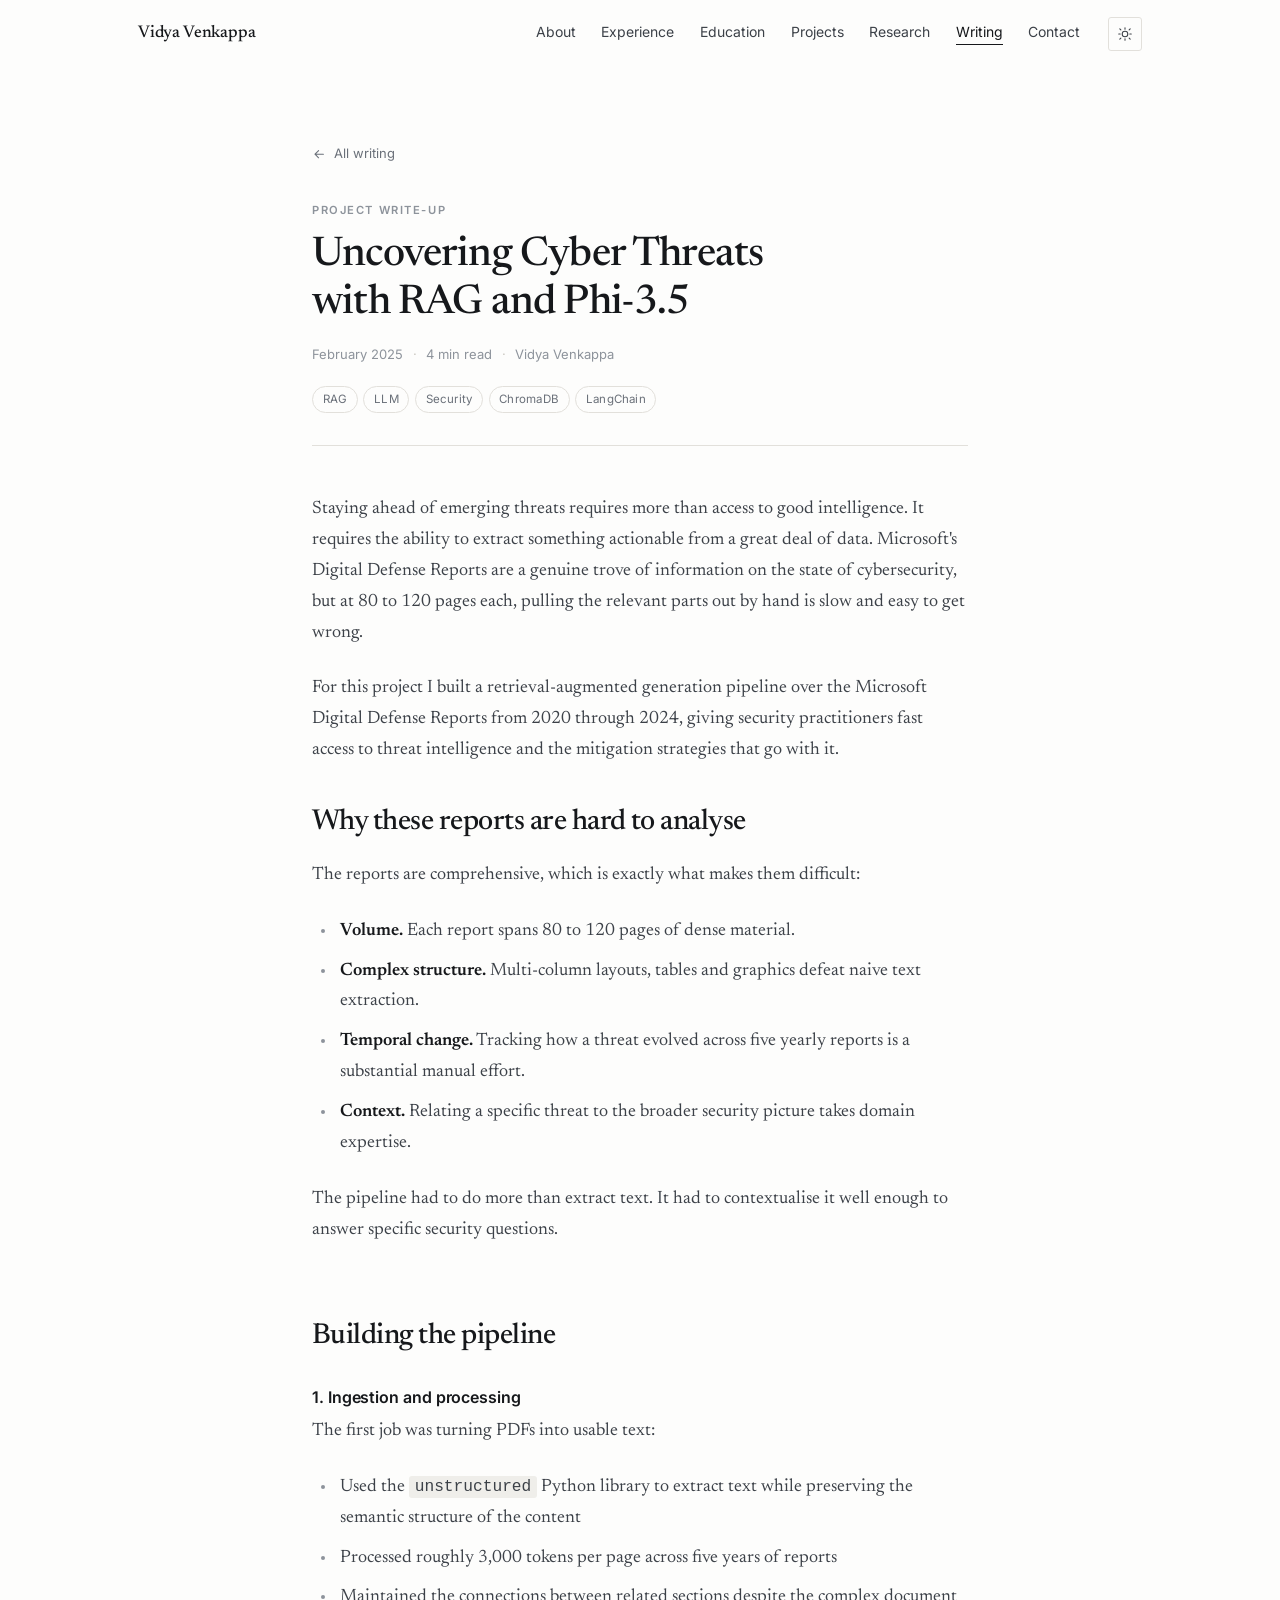
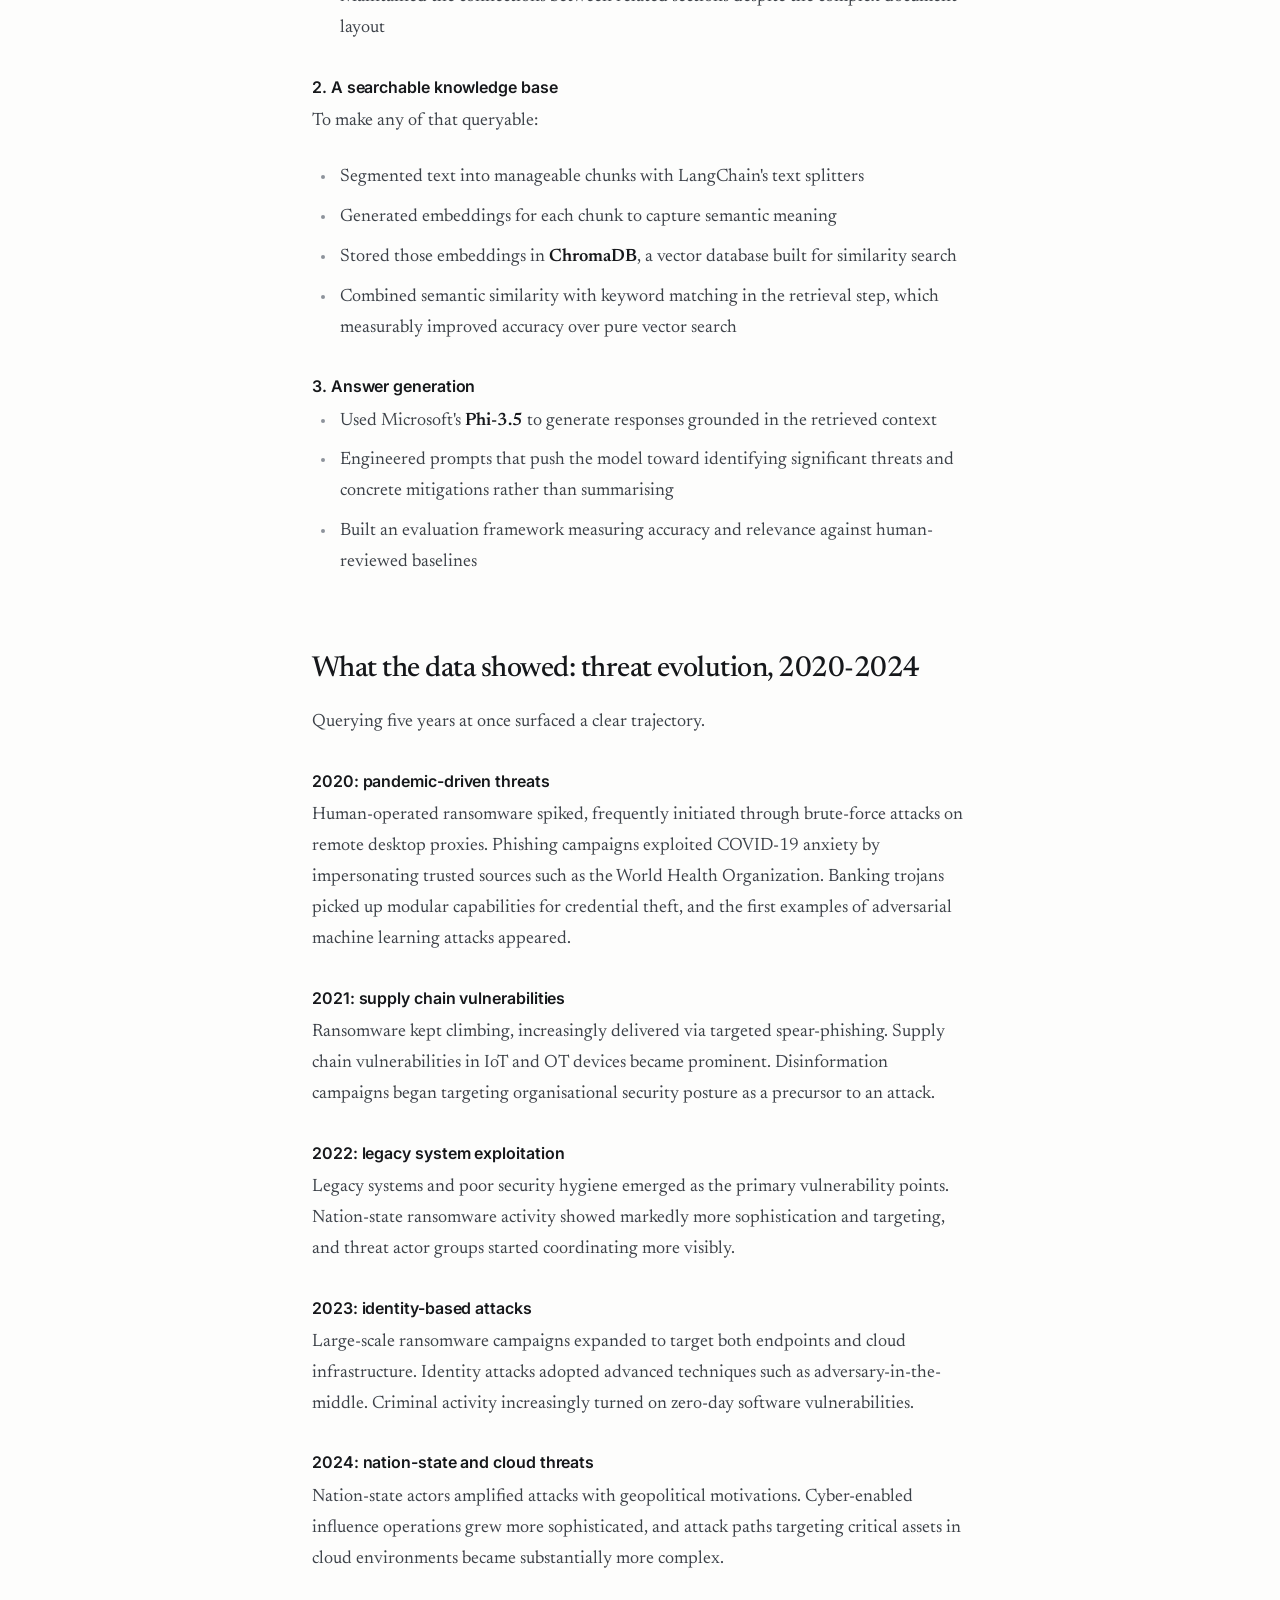
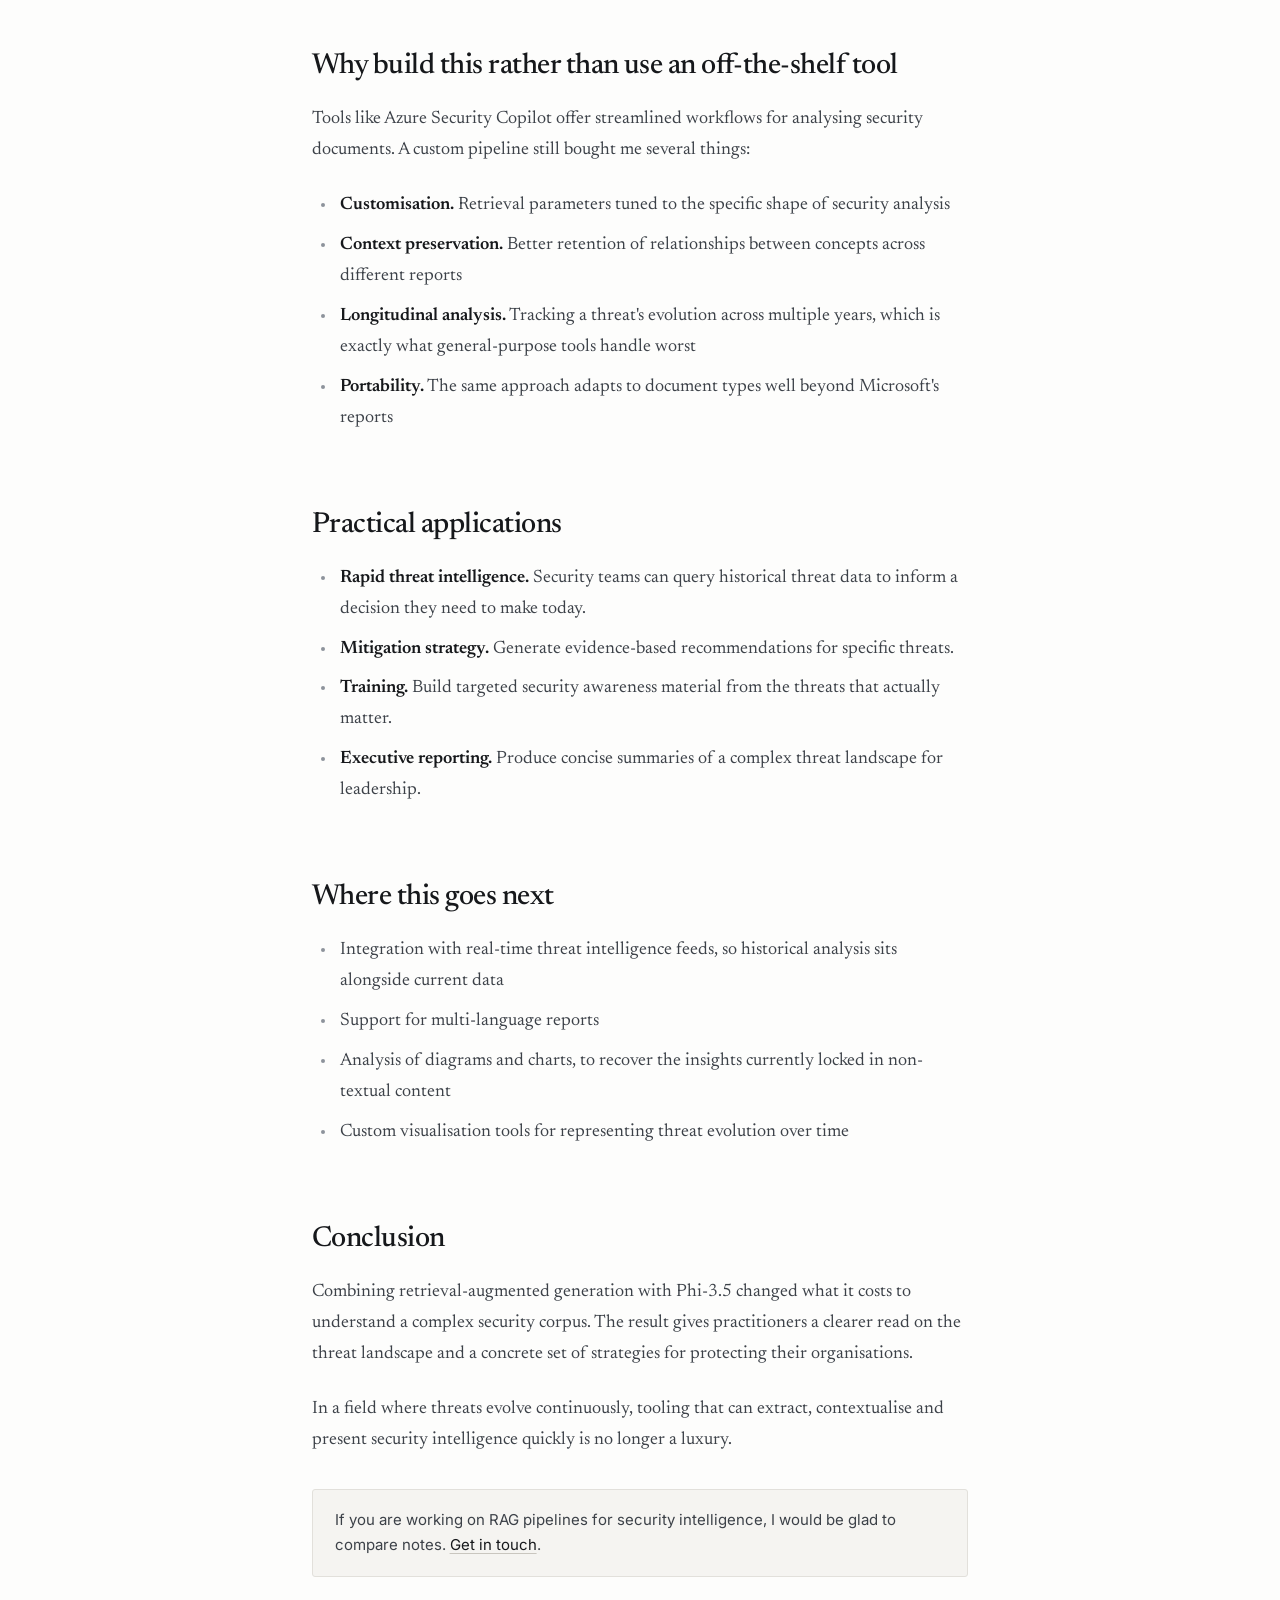
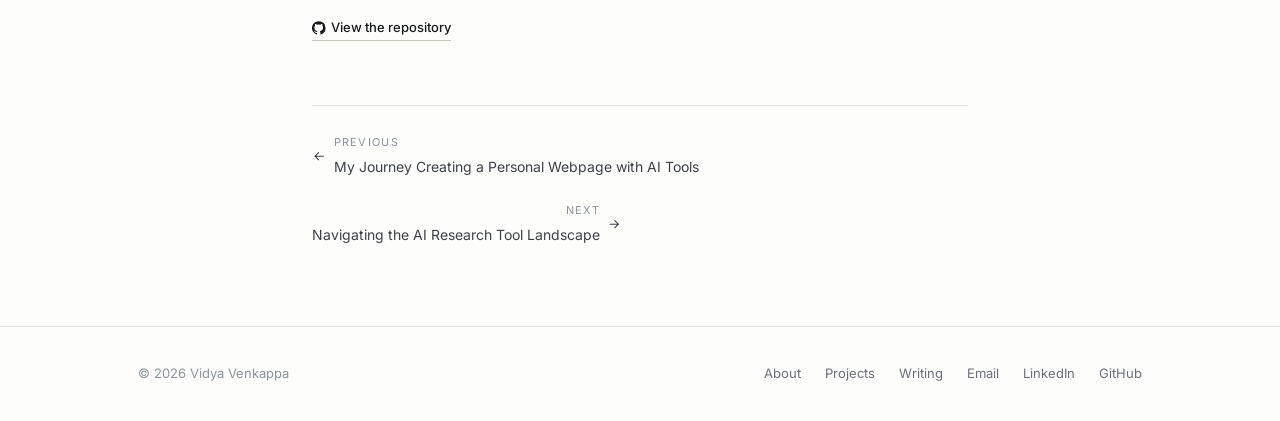
<file: blog/digital-defense.html>
<!DOCTYPE html>
<html lang="en">
<head>
<meta charset="utf-8">
<meta name="viewport" content="width=device-width, initial-scale=1">
<title>Uncovering Cyber Threats with RAG and Phi-3.5 | Vidya Venkappa</title>
<meta name="description" content="Building a retrieval-augmented pipeline over five years of Microsoft Digital Defense Reports with ChromaDB, LangChain and Phi-3.5, and what it revealed about how attacks evolved between 2020 and 2024.">
<meta name="author" content="Vidya Venkappa">
<link rel="canonical" href="https://venkappavidya.github.io/blog/digital-defense.html">

<meta property="og:type" content="article">
<meta property="og:title" content="Uncovering Cyber Threats with RAG and Phi-3.5 | Vidya Venkappa">
<meta property="og:description" content="Building a retrieval-augmented pipeline over five years of Microsoft Digital Defense Reports with ChromaDB, LangChain and Phi-3.5, and what it revealed about how attacks evolved between 2020 and 2024.">
<meta property="og:url" content="https://venkappavidya.github.io/blog/digital-defense.html">

<link rel="icon" href="data:image/svg+xml,<svg xmlns='http://www.w3.org/2000/svg' viewBox='0 0 100 100'><rect width='100' height='100' rx='14' fill='%2316181b'/><text x='50' y='71' font-size='62' font-family='Georgia,serif' fill='%23fdfdfc' text-anchor='middle'>V</text></svg>">

<script src="../assets/js/theme-init.js"></script>

<link rel="preconnect" href="https://fonts.googleapis.com">
<link rel="preconnect" href="https://fonts.gstatic.com" crossorigin>
<link href="https://fonts.googleapis.com/css2?family=Inter:wght@400;500;600&family=Newsreader:opsz,wght@6..72,400;6..72,500;6..72,600&display=swap" rel="stylesheet">
<link rel="stylesheet" href="../assets/css/style.css">
<noscript><style>.reveal{opacity:1;transform:none}</style></noscript>

</head>
<body>

<a class="skip-link" href="#main">Skip to content</a>

<header class="site-header">
  <div class="container site-header__inner">
    <a class="wordmark" href="../index.html">Vidya Venkappa</a>

    <nav class="nav" aria-label="Primary">
      <ul class="nav__links" id="nav-links">
        <li><a href="../index.html#about">About</a></li>
        <li><a href="../index.html#experience">Experience</a></li>
        <li><a href="../index.html#education">Education</a></li>
        <li><a href="../index.html#projects">Projects</a></li>
        <li><a href="../index.html#research">Research</a></li>
        <li><a href="../blog.html" aria-current="page">Writing</a></li>
        <li><a href="../index.html#contact">Contact</a></li>
      </ul>

      <div class="nav__actions">
        <button class="icon-btn" type="button" data-theme-toggle aria-label="Switch colour theme">
          <svg class="icon-sun" viewBox="0 0 24 24" fill="none" stroke="currentColor" stroke-width="1.6" stroke-linecap="round" aria-hidden="true"><circle cx="12" cy="12" r="4.2"/><path d="M12 2.6v2.2M12 19.2v2.2M4.2 4.2l1.6 1.6M18.2 18.2l1.6 1.6M2.6 12h2.2M19.2 12h2.2M4.2 19.8l1.6-1.6M18.2 5.8l1.6-1.6"/></svg>
          <svg class="icon-moon" viewBox="0 0 24 24" fill="none" stroke="currentColor" stroke-width="1.6" stroke-linecap="round" stroke-linejoin="round" aria-hidden="true"><path d="M20.5 14.2A8.5 8.5 0 0 1 9.8 3.5a8.5 8.5 0 1 0 10.7 10.7z"/></svg>
        </button>
        <button class="icon-btn nav__toggle" type="button" data-nav-toggle aria-expanded="false" aria-controls="nav-links" aria-label="Toggle navigation menu">
          <svg viewBox="0 0 24 24" fill="none" stroke="currentColor" stroke-width="1.6" stroke-linecap="round" aria-hidden="true"><path d="M4 7h16M4 12h16M4 17h16"/></svg>
        </button>
      </div>
    </nav>
  </div>
</header>

<main id="main">
  <article class="article">
    <div class="container">

      <p style="margin-bottom:2rem">
        <a class="backlink" href="../blog.html"><svg viewBox="0 0 24 24" fill="none" stroke="currentColor" stroke-width="1.8" stroke-linecap="round" stroke-linejoin="round" aria-hidden="true"><path d="M19 12H5M11 18l-6-6 6-6"/></svg>All writing</a>
      </p>

      <header class="article__header">
        <p class="eyebrow">Project write-up</p>
        <h1 class="article__title">Uncovering Cyber Threats with RAG and Phi-3.5</h1>
        <div class="article__meta">
          <span>February 2025</span>
          <span class="dot">·</span>
          <span>4 min read</span>
          <span class="dot">·</span>
          <span>Vidya Venkappa</span>
        </div>
        <ul class="tags article__tags"><li>RAG</li><li>LLM</li><li>Security</li><li>ChromaDB</li><li>LangChain</li></ul>
      </header>

      <div class="prose">
<p>Staying ahead of emerging threats requires more than access to good intelligence. It requires the ability to extract something actionable from a great deal of data. Microsoft's Digital Defense Reports are a genuine trove of information on the state of cybersecurity, but at 80 to 120 pages each, pulling the relevant parts out by hand is slow and easy to get wrong.</p>
<p>For this project I built a retrieval-augmented generation pipeline over the Microsoft Digital Defense Reports from 2020 through 2024, giving security practitioners fast access to threat intelligence and the mitigation strategies that go with it.</p>
<h2>Why these reports are hard to analyse</h2>
<p>The reports are comprehensive, which is exactly what makes them difficult:</p>
<ul>
<li><strong>Volume.</strong> Each report spans 80 to 120 pages of dense material.</li>
<li><strong>Complex structure.</strong> Multi-column layouts, tables and graphics defeat naive text extraction.</li>
<li><strong>Temporal change.</strong> Tracking how a threat evolved across five yearly reports is a substantial manual effort.</li>
<li><strong>Context.</strong> Relating a specific threat to the broader security picture takes domain expertise.</li>
</ul>
<p>The pipeline had to do more than extract text. It had to contextualise it well enough to answer specific security questions.</p>
<h2>Building the pipeline</h2>
<h3>1. Ingestion and processing</h3>
<p>The first job was turning PDFs into usable text:</p>
<ul>
<li>Used the <code>unstructured</code> Python library to extract text while preserving the semantic structure of the content</li>
<li>Processed roughly 3,000 tokens per page across five years of reports</li>
<li>Maintained the connections between related sections despite the complex document layout</li>
</ul>
<h3>2. A searchable knowledge base</h3>
<p>To make any of that queryable:</p>
<ul>
<li>Segmented text into manageable chunks with LangChain's text splitters</li>
<li>Generated embeddings for each chunk to capture semantic meaning</li>
<li>Stored those embeddings in <strong>ChromaDB</strong>, a vector database built for similarity search</li>
<li>Combined semantic similarity with keyword matching in the retrieval step, which measurably improved accuracy over pure vector search</li>
</ul>
<h3>3. Answer generation</h3>
<ul>
<li>Used Microsoft's <strong>Phi-3.5</strong> to generate responses grounded in the retrieved context</li>
<li>Engineered prompts that push the model toward identifying significant threats and concrete mitigations rather than summarising</li>
<li>Built an evaluation framework measuring accuracy and relevance against human-reviewed baselines</li>
</ul>
<h2>What the data showed: threat evolution, 2020-2024</h2>
<p>Querying five years at once surfaced a clear trajectory.</p>
<h3>2020: pandemic-driven threats</h3>
<p>Human-operated ransomware spiked, frequently initiated through brute-force attacks on remote desktop proxies. Phishing campaigns exploited COVID-19 anxiety by impersonating trusted sources such as the World Health Organization. Banking trojans picked up modular capabilities for credential theft, and the first examples of adversarial machine learning attacks appeared.</p>
<h3>2021: supply chain vulnerabilities</h3>
<p>Ransomware kept climbing, increasingly delivered via targeted spear-phishing. Supply chain vulnerabilities in IoT and OT devices became prominent. Disinformation campaigns began targeting organisational security posture as a precursor to an attack.</p>
<h3>2022: legacy system exploitation</h3>
<p>Legacy systems and poor security hygiene emerged as the primary vulnerability points. Nation-state ransomware activity showed markedly more sophistication and targeting, and threat actor groups started coordinating more visibly.</p>
<h3>2023: identity-based attacks</h3>
<p>Large-scale ransomware campaigns expanded to target both endpoints and cloud infrastructure. Identity attacks adopted advanced techniques such as adversary-in-the-middle. Criminal activity increasingly turned on zero-day software vulnerabilities.</p>
<h3>2024: nation-state and cloud threats</h3>
<p>Nation-state actors amplified attacks with geopolitical motivations. Cyber-enabled influence operations grew more sophisticated, and attack paths targeting critical assets in cloud environments became substantially more complex.</p>
<h2>Why build this rather than use an off-the-shelf tool</h2>
<p>Tools like Azure Security Copilot offer streamlined workflows for analysing security documents. A custom pipeline still bought me several things:</p>
<ul>
<li><strong>Customisation.</strong> Retrieval parameters tuned to the specific shape of security analysis</li>
<li><strong>Context preservation.</strong> Better retention of relationships between concepts across different reports</li>
<li><strong>Longitudinal analysis.</strong> Tracking a threat's evolution across multiple years, which is exactly what general-purpose tools handle worst</li>
<li><strong>Portability.</strong> The same approach adapts to document types well beyond Microsoft's reports</li>
</ul>
<h2>Practical applications</h2>
<ul>
<li><strong>Rapid threat intelligence.</strong> Security teams can query historical threat data to inform a decision they need to make today.</li>
<li><strong>Mitigation strategy.</strong> Generate evidence-based recommendations for specific threats.</li>
<li><strong>Training.</strong> Build targeted security awareness material from the threats that actually matter.</li>
<li><strong>Executive reporting.</strong> Produce concise summaries of a complex threat landscape for leadership.</li>
</ul>
<h2>Where this goes next</h2>
<ul>
<li>Integration with real-time threat intelligence feeds, so historical analysis sits alongside current data</li>
<li>Support for multi-language reports</li>
<li>Analysis of diagrams and charts, to recover the insights currently locked in non-textual content</li>
<li>Custom visualisation tools for representing threat evolution over time</li>
</ul>
<h2>Conclusion</h2>
<p>Combining retrieval-augmented generation with Phi-3.5 changed what it costs to understand a complex security corpus. The result gives practitioners a clearer read on the threat landscape and a concrete set of strategies for protecting their organisations.</p>
<p>In a field where threats evolve continuously, tooling that can extract, contextualise and present security intelligence quickly is no longer a luxury.</p>
<p class="callout">If you are working on RAG pipelines for security intelligence, I would be glad to compare notes. <a href="../index.html#contact">Get in touch</a>.</p>
      </div>

      <div class="card__links" style="margin-top:2.5rem"><a href="https://github.com/vidyavenkappa/Microsoft-Defense-Report-Analysis" target="_blank" rel="noopener"><svg viewBox="0 0 24 24" fill="currentColor" aria-hidden="true"><path d="M12 .3a12 12 0 0 0-3.8 23.4c.6.1.8-.3.8-.6v-2c-3.3.7-4-1.6-4-1.6-.6-1.4-1.4-1.8-1.4-1.8-1-.7.1-.7.1-.7 1.2.1 1.8 1.2 1.8 1.2 1 1.8 2.8 1.3 3.5 1 .1-.8.4-1.3.7-1.6-2.7-.3-5.5-1.3-5.5-5.9 0-1.3.5-2.4 1.2-3.2-.1-.3-.5-1.5.1-3.2 0 0 1-.3 3.3 1.2a11.5 11.5 0 0 1 6 0c2.3-1.5 3.3-1.2 3.3-1.2.6 1.7.2 2.9.1 3.2.8.8 1.2 1.9 1.2 3.2 0 4.6-2.8 5.6-5.5 5.9.4.4.8 1.1.8 2.2v3.3c0 .3.2.7.8.6A12 12 0 0 0 12 .3z"/></svg>View the repository</a></div>

      <nav class="post-nav" aria-label="More posts">
        <a href="personal-website.html"><svg viewBox="0 0 24 24" fill="none" stroke="currentColor" stroke-width="1.8" stroke-linecap="round" stroke-linejoin="round" aria-hidden="true"><path d="M19 12H5M11 18l-6-6 6-6"/></svg><span><span class="label">Previous</span>My Journey Creating a Personal Webpage with AI Tools</span></a>
        <a href="compare-ai-tools.html" style="text-align:right"><span><span class="label">Next</span>Navigating the AI Research Tool Landscape</span><svg viewBox="0 0 24 24" fill="none" stroke="currentColor" stroke-width="1.8" stroke-linecap="round" stroke-linejoin="round" aria-hidden="true"><path d="M5 12h14M13 6l6 6-6 6"/></svg></a>
      </nav>

    </div>
  </article>
</main>

<footer class="site-footer">
  <div class="container site-footer__inner">
    <p style="margin:0">© <span data-year>2026</span> Vidya Venkappa</p>
    <nav aria-label="Footer">
      <a href="../index.html#about">About</a>
      <a href="../index.html#projects">Projects</a>
      <a href="../blog.html">Writing</a>
      <a href="mailto:venkappavidya@gmail.com">Email</a>
      <a href="https://www.linkedin.com/in/vidya-venkappa/" target="_blank" rel="noopener">LinkedIn</a>
      <a href="https://github.com/vidyavenkappa" target="_blank" rel="noopener">GitHub</a>
    </nav>
  </div>
</footer>

<script src="../assets/js/main.js"></script>
</body>
</html>
</file>
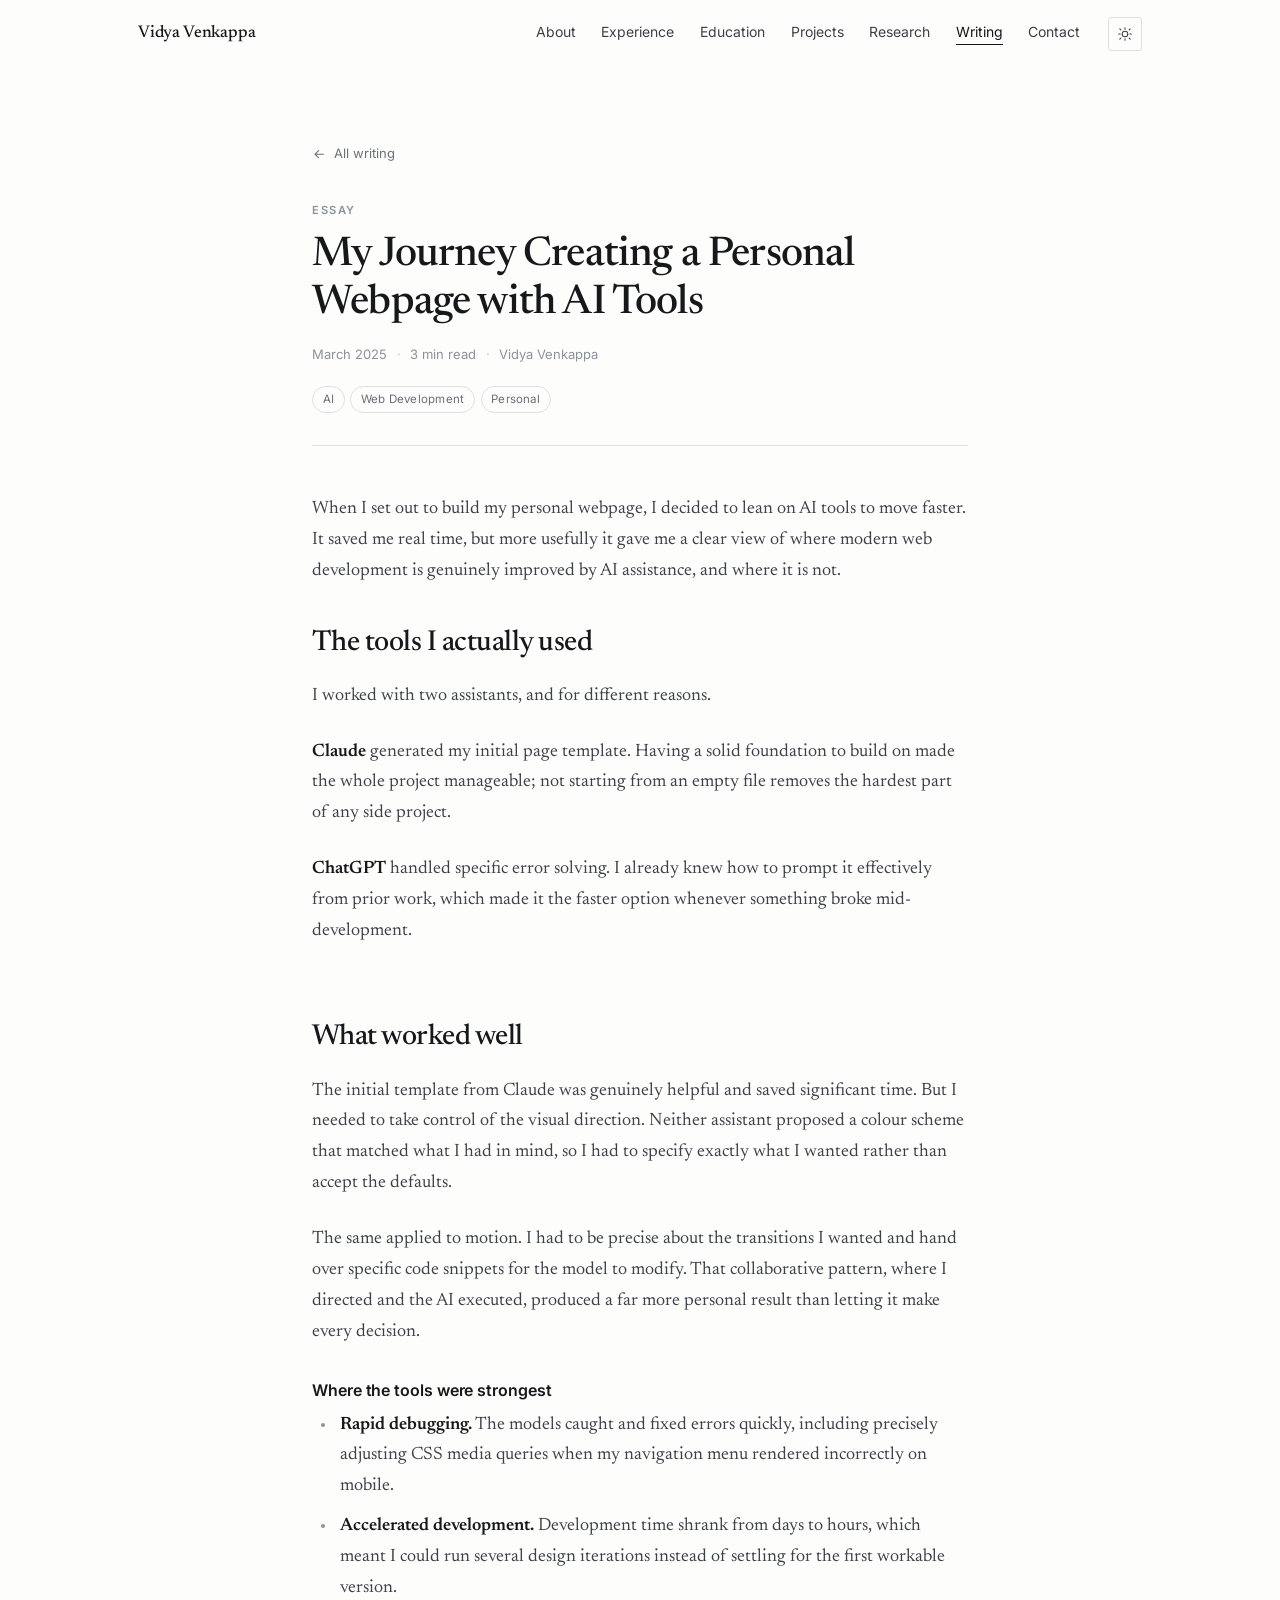
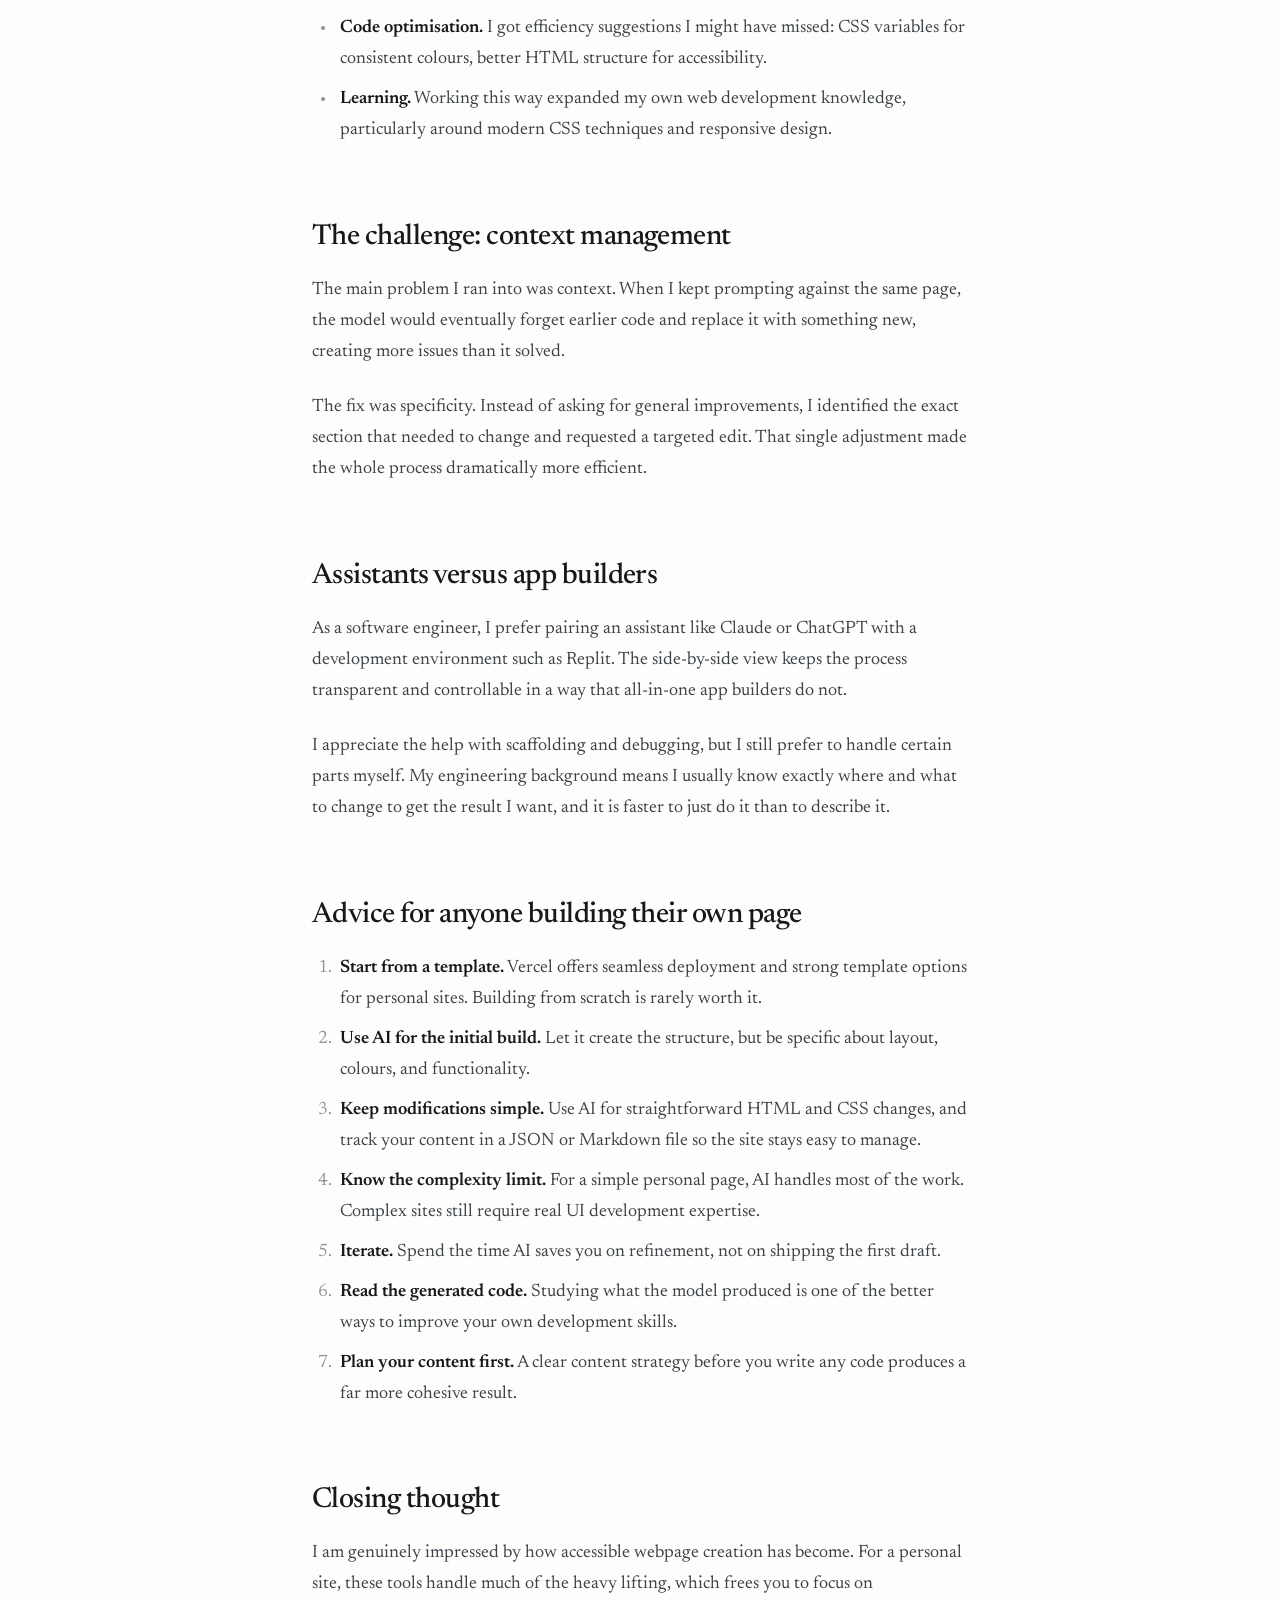
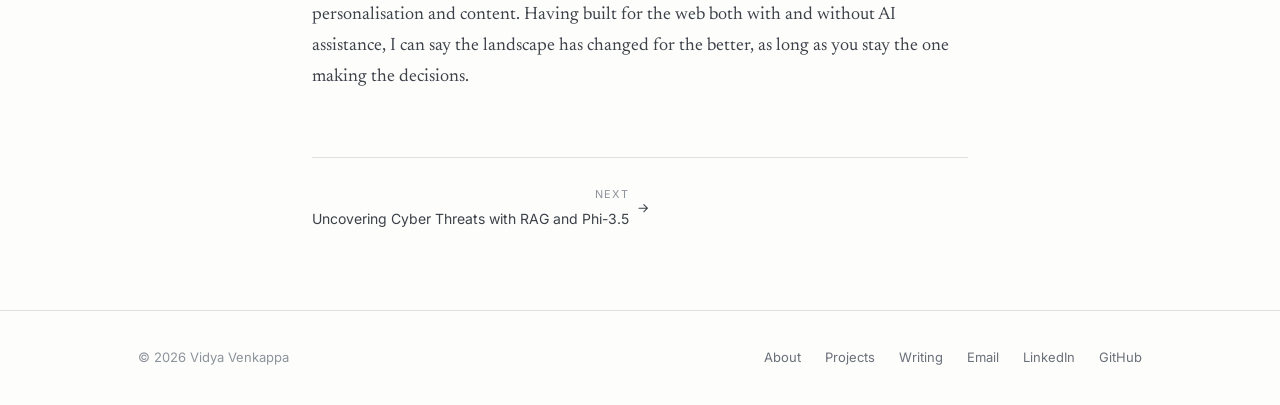
<file: blog/personal-website.html>
<!DOCTYPE html>
<html lang="en">
<head>
<meta charset="utf-8">
<meta name="viewport" content="width=device-width, initial-scale=1">
<title>My Journey Creating a Personal Webpage with AI Tools | Vidya Venkappa</title>
<meta name="description" content="What worked, what did not, and where an engineer still has to take the wheel when building a personal site alongside Claude and ChatGPT.">
<meta name="author" content="Vidya Venkappa">
<link rel="canonical" href="https://venkappavidya.github.io/blog/personal-website.html">

<meta property="og:type" content="article">
<meta property="og:title" content="My Journey Creating a Personal Webpage with AI Tools | Vidya Venkappa">
<meta property="og:description" content="What worked, what did not, and where an engineer still has to take the wheel when building a personal site alongside Claude and ChatGPT.">
<meta property="og:url" content="https://venkappavidya.github.io/blog/personal-website.html">

<link rel="icon" href="data:image/svg+xml,<svg xmlns='http://www.w3.org/2000/svg' viewBox='0 0 100 100'><rect width='100' height='100' rx='14' fill='%2316181b'/><text x='50' y='71' font-size='62' font-family='Georgia,serif' fill='%23fdfdfc' text-anchor='middle'>V</text></svg>">

<script src="../assets/js/theme-init.js"></script>

<link rel="preconnect" href="https://fonts.googleapis.com">
<link rel="preconnect" href="https://fonts.gstatic.com" crossorigin>
<link href="https://fonts.googleapis.com/css2?family=Inter:wght@400;500;600&family=Newsreader:opsz,wght@6..72,400;6..72,500;6..72,600&display=swap" rel="stylesheet">
<link rel="stylesheet" href="../assets/css/style.css">
<noscript><style>.reveal{opacity:1;transform:none}</style></noscript>

</head>
<body>

<a class="skip-link" href="#main">Skip to content</a>

<header class="site-header">
  <div class="container site-header__inner">
    <a class="wordmark" href="../index.html">Vidya Venkappa</a>

    <nav class="nav" aria-label="Primary">
      <ul class="nav__links" id="nav-links">
        <li><a href="../index.html#about">About</a></li>
        <li><a href="../index.html#experience">Experience</a></li>
        <li><a href="../index.html#education">Education</a></li>
        <li><a href="../index.html#projects">Projects</a></li>
        <li><a href="../index.html#research">Research</a></li>
        <li><a href="../blog.html" aria-current="page">Writing</a></li>
        <li><a href="../index.html#contact">Contact</a></li>
      </ul>

      <div class="nav__actions">
        <button class="icon-btn" type="button" data-theme-toggle aria-label="Switch colour theme">
          <svg class="icon-sun" viewBox="0 0 24 24" fill="none" stroke="currentColor" stroke-width="1.6" stroke-linecap="round" aria-hidden="true"><circle cx="12" cy="12" r="4.2"/><path d="M12 2.6v2.2M12 19.2v2.2M4.2 4.2l1.6 1.6M18.2 18.2l1.6 1.6M2.6 12h2.2M19.2 12h2.2M4.2 19.8l1.6-1.6M18.2 5.8l1.6-1.6"/></svg>
          <svg class="icon-moon" viewBox="0 0 24 24" fill="none" stroke="currentColor" stroke-width="1.6" stroke-linecap="round" stroke-linejoin="round" aria-hidden="true"><path d="M20.5 14.2A8.5 8.5 0 0 1 9.8 3.5a8.5 8.5 0 1 0 10.7 10.7z"/></svg>
        </button>
        <button class="icon-btn nav__toggle" type="button" data-nav-toggle aria-expanded="false" aria-controls="nav-links" aria-label="Toggle navigation menu">
          <svg viewBox="0 0 24 24" fill="none" stroke="currentColor" stroke-width="1.6" stroke-linecap="round" aria-hidden="true"><path d="M4 7h16M4 12h16M4 17h16"/></svg>
        </button>
      </div>
    </nav>
  </div>
</header>

<main id="main">
  <article class="article">
    <div class="container">

      <p style="margin-bottom:2rem">
        <a class="backlink" href="../blog.html"><svg viewBox="0 0 24 24" fill="none" stroke="currentColor" stroke-width="1.8" stroke-linecap="round" stroke-linejoin="round" aria-hidden="true"><path d="M19 12H5M11 18l-6-6 6-6"/></svg>All writing</a>
      </p>

      <header class="article__header">
        <p class="eyebrow">Essay</p>
        <h1 class="article__title">My Journey Creating a Personal Webpage with AI Tools</h1>
        <div class="article__meta">
          <span>March 2025</span>
          <span class="dot">·</span>
          <span>3 min read</span>
          <span class="dot">·</span>
          <span>Vidya Venkappa</span>
        </div>
        <ul class="tags article__tags"><li>AI</li><li>Web Development</li><li>Personal</li></ul>
      </header>

      <div class="prose">
<p>When I set out to build my personal webpage, I decided to lean on AI tools to move faster. It saved me real time, but more usefully it gave me a clear view of where modern web development is genuinely improved by AI assistance, and where it is not.</p>
<h2>The tools I actually used</h2>
<p>I worked with two assistants, and for different reasons.</p>
<p><strong>Claude</strong> generated my initial page template. Having a solid foundation to build on made the whole project manageable; not starting from an empty file removes the hardest part of any side project.</p>
<p><strong>ChatGPT</strong> handled specific error solving. I already knew how to prompt it effectively from prior work, which made it the faster option whenever something broke mid-development.</p>
<h2>What worked well</h2>
<p>The initial template from Claude was genuinely helpful and saved significant time. But I needed to take control of the visual direction. Neither assistant proposed a colour scheme that matched what I had in mind, so I had to specify exactly what I wanted rather than accept the defaults.</p>
<p>The same applied to motion. I had to be precise about the transitions I wanted and hand over specific code snippets for the model to modify. That collaborative pattern, where I directed and the AI executed, produced a far more personal result than letting it make every decision.</p>
<h3>Where the tools were strongest</h3>
<ul>
<li><strong>Rapid debugging.</strong> The models caught and fixed errors quickly, including precisely adjusting CSS media queries when my navigation menu rendered incorrectly on mobile.</li>
<li><strong>Accelerated development.</strong> Development time shrank from days to hours, which meant I could run several design iterations instead of settling for the first workable version.</li>
<li><strong>Code optimisation.</strong> I got efficiency suggestions I might have missed: CSS variables for consistent colours, better HTML structure for accessibility.</li>
<li><strong>Learning.</strong> Working this way expanded my own web development knowledge, particularly around modern CSS techniques and responsive design.</li>
</ul>
<h2>The challenge: context management</h2>
<p>The main problem I ran into was context. When I kept prompting against the same page, the model would eventually forget earlier code and replace it with something new, creating more issues than it solved.</p>
<p>The fix was specificity. Instead of asking for general improvements, I identified the exact section that needed to change and requested a targeted edit. That single adjustment made the whole process dramatically more efficient.</p>
<h2>Assistants versus app builders</h2>
<p>As a software engineer, I prefer pairing an assistant like Claude or ChatGPT with a development environment such as Replit. The side-by-side view keeps the process transparent and controllable in a way that all-in-one app builders do not.</p>
<p>I appreciate the help with scaffolding and debugging, but I still prefer to handle certain parts myself. My engineering background means I usually know exactly where and what to change to get the result I want, and it is faster to just do it than to describe it.</p>
<h2>Advice for anyone building their own page</h2>
<ol>
<li><strong>Start from a template.</strong> Vercel offers seamless deployment and strong template options for personal sites. Building from scratch is rarely worth it.</li>
<li><strong>Use AI for the initial build.</strong> Let it create the structure, but be specific about layout, colours, and functionality.</li>
<li><strong>Keep modifications simple.</strong> Use AI for straightforward HTML and CSS changes, and track your content in a JSON or Markdown file so the site stays easy to manage.</li>
<li><strong>Know the complexity limit.</strong> For a simple personal page, AI handles most of the work. Complex sites still require real UI development expertise.</li>
<li><strong>Iterate.</strong> Spend the time AI saves you on refinement, not on shipping the first draft.</li>
<li><strong>Read the generated code.</strong> Studying what the model produced is one of the better ways to improve your own development skills.</li>
<li><strong>Plan your content first.</strong> A clear content strategy before you write any code produces a far more cohesive result.</li>
</ol>
<h2>Closing thought</h2>
<p>I am genuinely impressed by how accessible webpage creation has become. For a personal site, these tools handle much of the heavy lifting, which frees you to focus on personalisation and content. Having built for the web both with and without AI assistance, I can say the landscape has changed for the better, as long as you stay the one making the decisions.</p>
      </div>

      

      <nav class="post-nav" aria-label="More posts">
        
        <a href="digital-defense.html" style="text-align:right"><span><span class="label">Next</span>Uncovering Cyber Threats with RAG and Phi-3.5</span><svg viewBox="0 0 24 24" fill="none" stroke="currentColor" stroke-width="1.8" stroke-linecap="round" stroke-linejoin="round" aria-hidden="true"><path d="M5 12h14M13 6l6 6-6 6"/></svg></a>
      </nav>

    </div>
  </article>
</main>

<footer class="site-footer">
  <div class="container site-footer__inner">
    <p style="margin:0">© <span data-year>2026</span> Vidya Venkappa</p>
    <nav aria-label="Footer">
      <a href="../index.html#about">About</a>
      <a href="../index.html#projects">Projects</a>
      <a href="../blog.html">Writing</a>
      <a href="mailto:venkappavidya@gmail.com">Email</a>
      <a href="https://www.linkedin.com/in/vidya-venkappa/" target="_blank" rel="noopener">LinkedIn</a>
      <a href="https://github.com/vidyavenkappa" target="_blank" rel="noopener">GitHub</a>
    </nav>
  </div>
</footer>

<script src="../assets/js/main.js"></script>
</body>
</html>
</file>
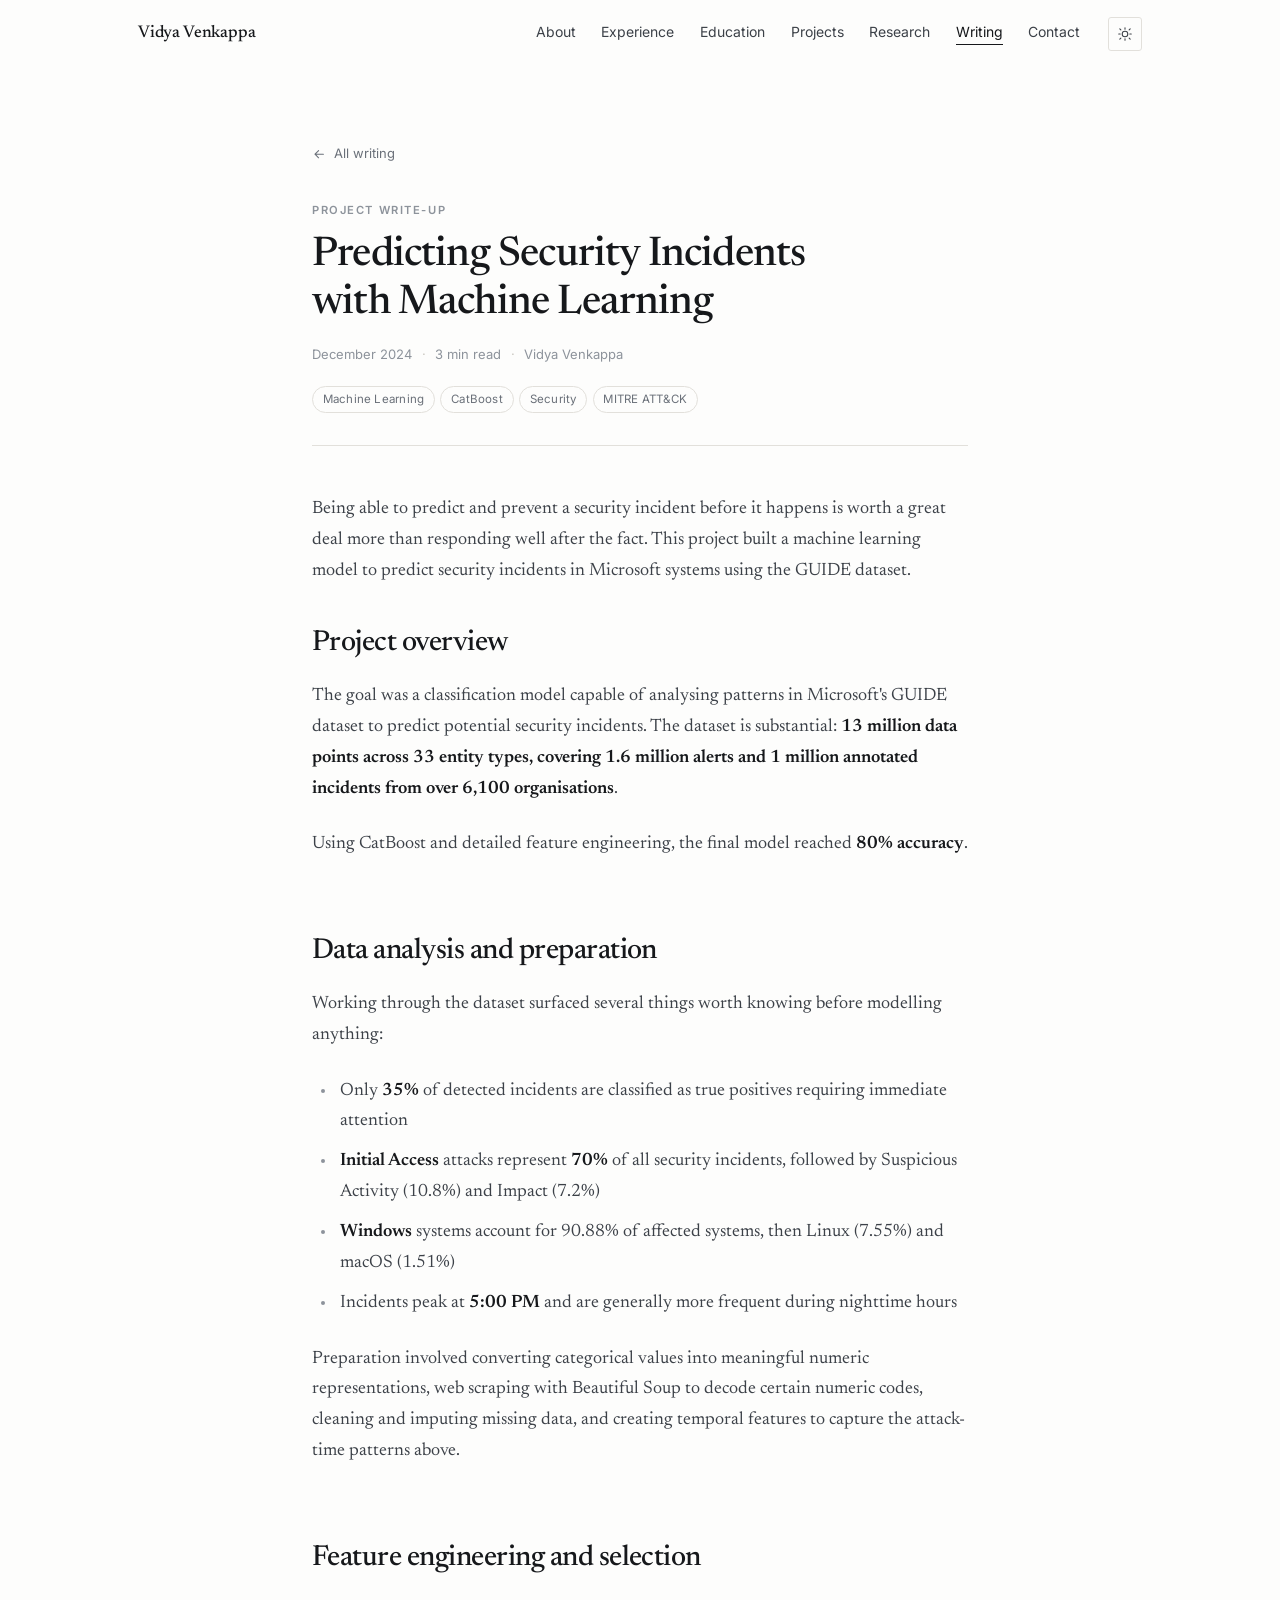
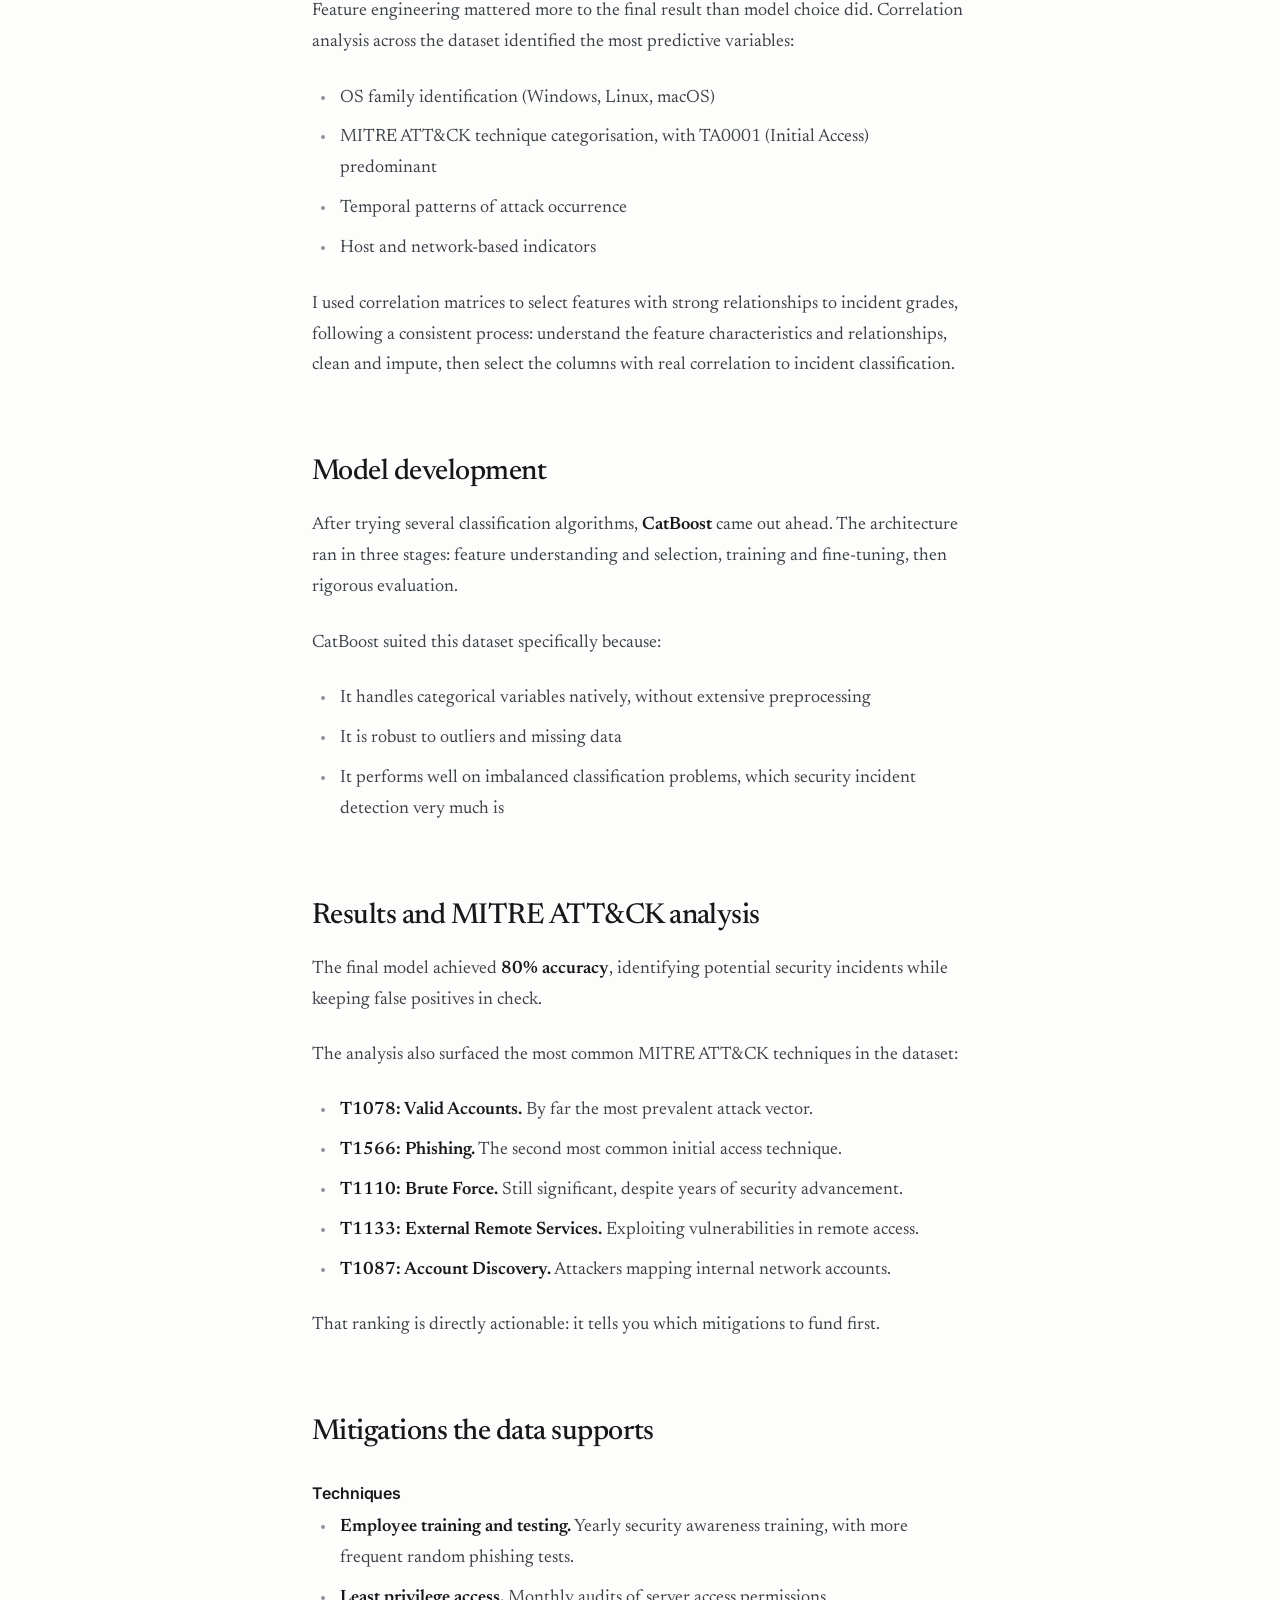
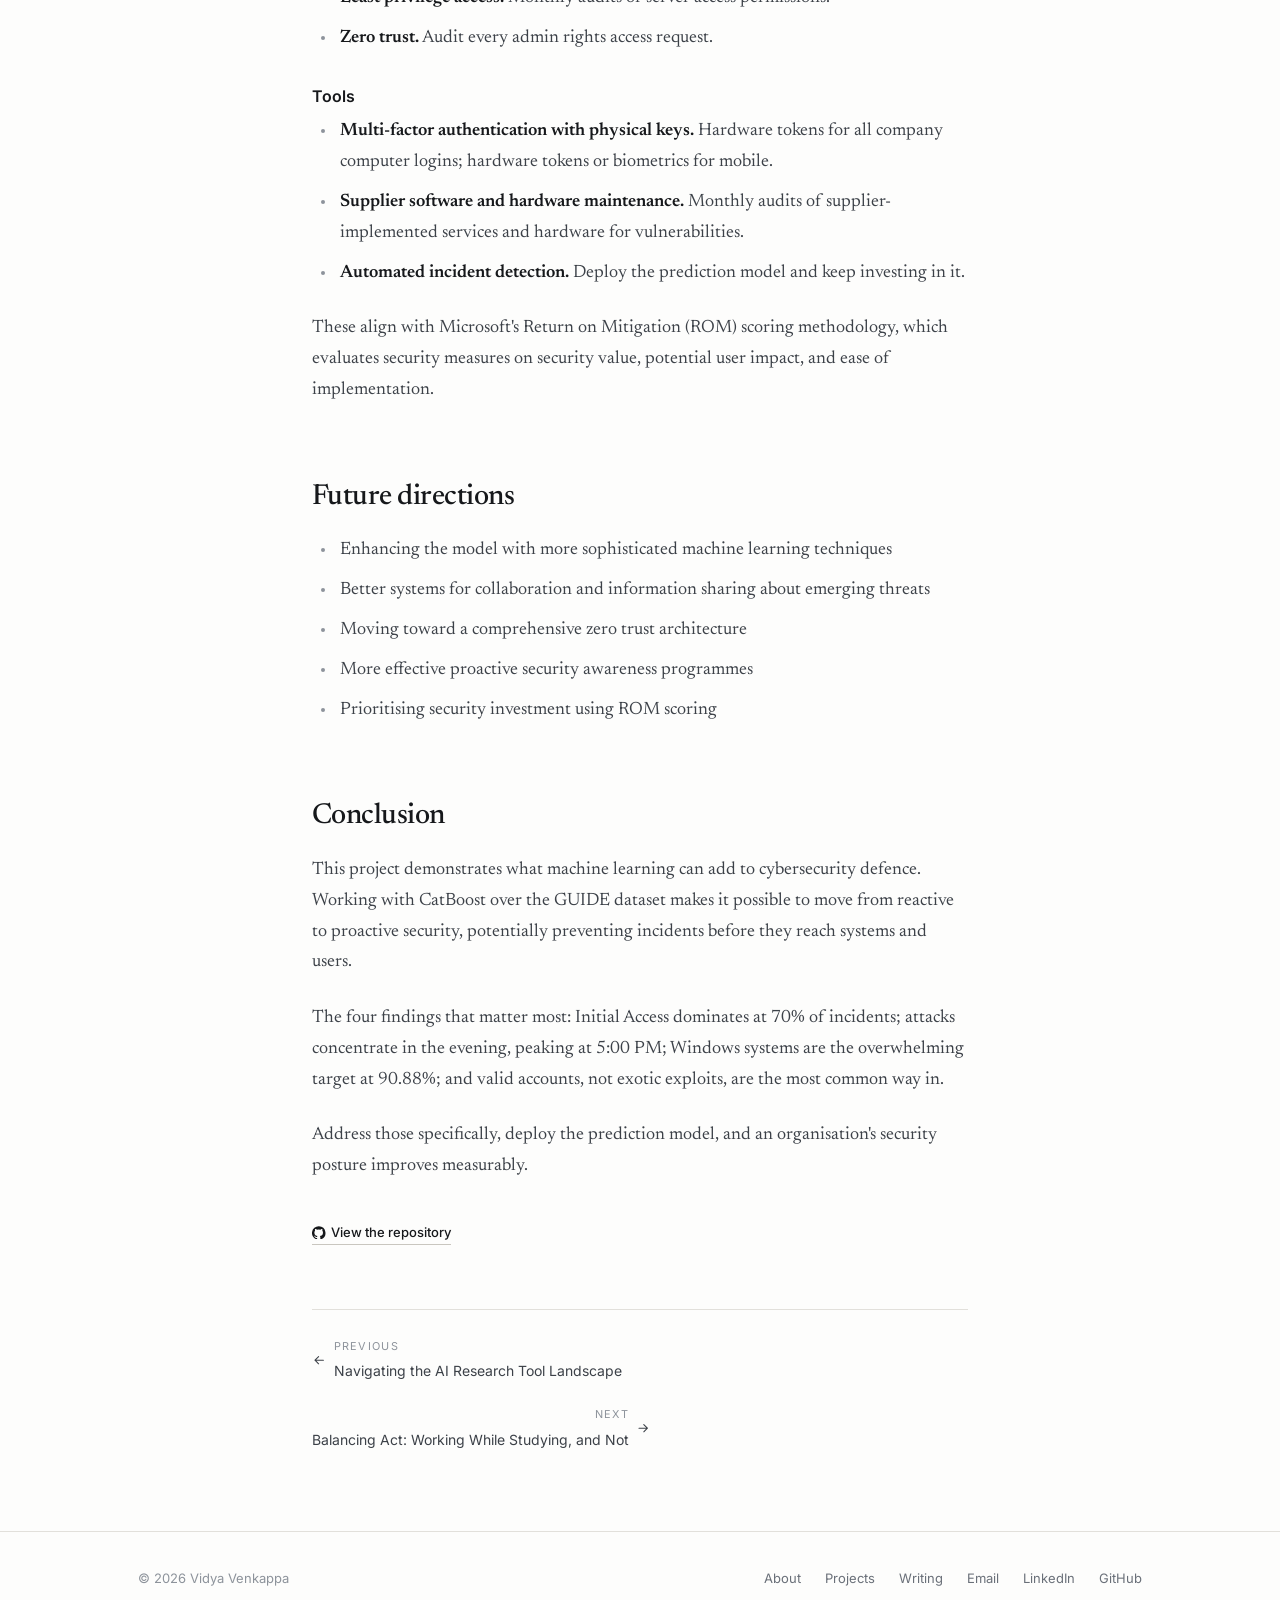
<file: blog/security-incidents.html>
<!DOCTYPE html>
<html lang="en">
<head>
<meta charset="utf-8">
<meta name="viewport" content="width=device-width, initial-scale=1">
<title>Predicting Security Incidents with Machine Learning | Vidya Venkappa</title>
<meta name="description" content="Building an 80%-accurate CatBoost classifier over Microsoft&#x27;s GUIDE dataset (13 million data points, 1.6 million alerts), and what the feature analysis revealed about how attacks actually arrive.">
<meta name="author" content="Vidya Venkappa">
<link rel="canonical" href="https://venkappavidya.github.io/blog/security-incidents.html">

<meta property="og:type" content="article">
<meta property="og:title" content="Predicting Security Incidents with Machine Learning | Vidya Venkappa">
<meta property="og:description" content="Building an 80%-accurate CatBoost classifier over Microsoft&#x27;s GUIDE dataset (13 million data points, 1.6 million alerts), and what the feature analysis revealed about how attacks actually arrive.">
<meta property="og:url" content="https://venkappavidya.github.io/blog/security-incidents.html">

<link rel="icon" href="data:image/svg+xml,<svg xmlns='http://www.w3.org/2000/svg' viewBox='0 0 100 100'><rect width='100' height='100' rx='14' fill='%2316181b'/><text x='50' y='71' font-size='62' font-family='Georgia,serif' fill='%23fdfdfc' text-anchor='middle'>V</text></svg>">

<script src="../assets/js/theme-init.js"></script>

<link rel="preconnect" href="https://fonts.googleapis.com">
<link rel="preconnect" href="https://fonts.gstatic.com" crossorigin>
<link href="https://fonts.googleapis.com/css2?family=Inter:wght@400;500;600&family=Newsreader:opsz,wght@6..72,400;6..72,500;6..72,600&display=swap" rel="stylesheet">
<link rel="stylesheet" href="../assets/css/style.css">
<noscript><style>.reveal{opacity:1;transform:none}</style></noscript>

</head>
<body>

<a class="skip-link" href="#main">Skip to content</a>

<header class="site-header">
  <div class="container site-header__inner">
    <a class="wordmark" href="../index.html">Vidya Venkappa</a>

    <nav class="nav" aria-label="Primary">
      <ul class="nav__links" id="nav-links">
        <li><a href="../index.html#about">About</a></li>
        <li><a href="../index.html#experience">Experience</a></li>
        <li><a href="../index.html#education">Education</a></li>
        <li><a href="../index.html#projects">Projects</a></li>
        <li><a href="../index.html#research">Research</a></li>
        <li><a href="../blog.html" aria-current="page">Writing</a></li>
        <li><a href="../index.html#contact">Contact</a></li>
      </ul>

      <div class="nav__actions">
        <button class="icon-btn" type="button" data-theme-toggle aria-label="Switch colour theme">
          <svg class="icon-sun" viewBox="0 0 24 24" fill="none" stroke="currentColor" stroke-width="1.6" stroke-linecap="round" aria-hidden="true"><circle cx="12" cy="12" r="4.2"/><path d="M12 2.6v2.2M12 19.2v2.2M4.2 4.2l1.6 1.6M18.2 18.2l1.6 1.6M2.6 12h2.2M19.2 12h2.2M4.2 19.8l1.6-1.6M18.2 5.8l1.6-1.6"/></svg>
          <svg class="icon-moon" viewBox="0 0 24 24" fill="none" stroke="currentColor" stroke-width="1.6" stroke-linecap="round" stroke-linejoin="round" aria-hidden="true"><path d="M20.5 14.2A8.5 8.5 0 0 1 9.8 3.5a8.5 8.5 0 1 0 10.7 10.7z"/></svg>
        </button>
        <button class="icon-btn nav__toggle" type="button" data-nav-toggle aria-expanded="false" aria-controls="nav-links" aria-label="Toggle navigation menu">
          <svg viewBox="0 0 24 24" fill="none" stroke="currentColor" stroke-width="1.6" stroke-linecap="round" aria-hidden="true"><path d="M4 7h16M4 12h16M4 17h16"/></svg>
        </button>
      </div>
    </nav>
  </div>
</header>

<main id="main">
  <article class="article">
    <div class="container">

      <p style="margin-bottom:2rem">
        <a class="backlink" href="../blog.html"><svg viewBox="0 0 24 24" fill="none" stroke="currentColor" stroke-width="1.8" stroke-linecap="round" stroke-linejoin="round" aria-hidden="true"><path d="M19 12H5M11 18l-6-6 6-6"/></svg>All writing</a>
      </p>

      <header class="article__header">
        <p class="eyebrow">Project write-up</p>
        <h1 class="article__title">Predicting Security Incidents with Machine Learning</h1>
        <div class="article__meta">
          <span>December 2024</span>
          <span class="dot">·</span>
          <span>3 min read</span>
          <span class="dot">·</span>
          <span>Vidya Venkappa</span>
        </div>
        <ul class="tags article__tags"><li>Machine Learning</li><li>CatBoost</li><li>Security</li><li>MITRE ATT&amp;CK</li></ul>
      </header>

      <div class="prose">
<p>Being able to predict and prevent a security incident before it happens is worth a great deal more than responding well after the fact. This project built a machine learning model to predict security incidents in Microsoft systems using the GUIDE dataset.</p>
<h2>Project overview</h2>
<p>The goal was a classification model capable of analysing patterns in Microsoft's GUIDE dataset to predict potential security incidents. The dataset is substantial: <strong>13 million data points across 33 entity types, covering 1.6 million alerts and 1 million annotated incidents from over 6,100 organisations</strong>.</p>
<p>Using CatBoost and detailed feature engineering, the final model reached <strong>80% accuracy</strong>.</p>
<h2>Data analysis and preparation</h2>
<p>Working through the dataset surfaced several things worth knowing before modelling anything:</p>
<ul>
<li>Only <strong>35%</strong> of detected incidents are classified as true positives requiring immediate attention</li>
<li><strong>Initial Access</strong> attacks represent <strong>70%</strong> of all security incidents, followed by Suspicious Activity (10.8%) and Impact (7.2%)</li>
<li><strong>Windows</strong> systems account for 90.88% of affected systems, then Linux (7.55%) and macOS (1.51%)</li>
<li>Incidents peak at <strong>5:00 PM</strong> and are generally more frequent during nighttime hours</li>
</ul>
<p>Preparation involved converting categorical values into meaningful numeric representations, web scraping with Beautiful Soup to decode certain numeric codes, cleaning and imputing missing data, and creating temporal features to capture the attack-time patterns above.</p>
<h2>Feature engineering and selection</h2>
<p>Feature engineering mattered more to the final result than model choice did. Correlation analysis across the dataset identified the most predictive variables:</p>
<ul>
<li>OS family identification (Windows, Linux, macOS)</li>
<li>MITRE ATT&amp;CK technique categorisation, with TA0001 (Initial Access) predominant</li>
<li>Temporal patterns of attack occurrence</li>
<li>Host and network-based indicators</li>
</ul>
<p>I used correlation matrices to select features with strong relationships to incident grades, following a consistent process: understand the feature characteristics and relationships, clean and impute, then select the columns with real correlation to incident classification.</p>
<h2>Model development</h2>
<p>After trying several classification algorithms, <strong>CatBoost</strong> came out ahead. The architecture ran in three stages: feature understanding and selection, training and fine-tuning, then rigorous evaluation.</p>
<p>CatBoost suited this dataset specifically because:</p>
<ul>
<li>It handles categorical variables natively, without extensive preprocessing</li>
<li>It is robust to outliers and missing data</li>
<li>It performs well on imbalanced classification problems, which security incident detection very much is</li>
</ul>
<h2>Results and MITRE ATT&amp;CK analysis</h2>
<p>The final model achieved <strong>80% accuracy</strong>, identifying potential security incidents while keeping false positives in check.</p>
<p>The analysis also surfaced the most common MITRE ATT&amp;CK techniques in the dataset:</p>
<ul>
<li><strong>T1078: Valid Accounts.</strong> By far the most prevalent attack vector.</li>
<li><strong>T1566: Phishing.</strong> The second most common initial access technique.</li>
<li><strong>T1110: Brute Force.</strong> Still significant, despite years of security advancement.</li>
<li><strong>T1133: External Remote Services.</strong> Exploiting vulnerabilities in remote access.</li>
<li><strong>T1087: Account Discovery.</strong> Attackers mapping internal network accounts.</li>
</ul>
<p>That ranking is directly actionable: it tells you which mitigations to fund first.</p>
<h2>Mitigations the data supports</h2>
<h3>Techniques</h3>
<ul>
<li><strong>Employee training and testing.</strong> Yearly security awareness training, with more frequent random phishing tests.</li>
<li><strong>Least privilege access.</strong> Monthly audits of server access permissions.</li>
<li><strong>Zero trust.</strong> Audit every admin rights access request.</li>
</ul>
<h3>Tools</h3>
<ul>
<li><strong>Multi-factor authentication with physical keys.</strong> Hardware tokens for all company computer logins; hardware tokens or biometrics for mobile.</li>
<li><strong>Supplier software and hardware maintenance.</strong> Monthly audits of supplier-implemented services and hardware for vulnerabilities.</li>
<li><strong>Automated incident detection.</strong> Deploy the prediction model and keep investing in it.</li>
</ul>
<p>These align with Microsoft's Return on Mitigation (ROM) scoring methodology, which evaluates security measures on security value, potential user impact, and ease of implementation.</p>
<h2>Future directions</h2>
<ul>
<li>Enhancing the model with more sophisticated machine learning techniques</li>
<li>Better systems for collaboration and information sharing about emerging threats</li>
<li>Moving toward a comprehensive zero trust architecture</li>
<li>More effective proactive security awareness programmes</li>
<li>Prioritising security investment using ROM scoring</li>
</ul>
<h2>Conclusion</h2>
<p>This project demonstrates what machine learning can add to cybersecurity defence. Working with CatBoost over the GUIDE dataset makes it possible to move from reactive to proactive security, potentially preventing incidents before they reach systems and users.</p>
<p>The four findings that matter most: Initial Access dominates at 70% of incidents; attacks concentrate in the evening, peaking at 5:00 PM; Windows systems are the overwhelming target at 90.88%; and valid accounts, not exotic exploits, are the most common way in.</p>
<p>Address those specifically, deploy the prediction model, and an organisation's security posture improves measurably.</p>
      </div>

      <div class="card__links" style="margin-top:2.5rem"><a href="https://github.com/vidyavenkappa/Microsoft-Security-Incident-Detection" target="_blank" rel="noopener"><svg viewBox="0 0 24 24" fill="currentColor" aria-hidden="true"><path d="M12 .3a12 12 0 0 0-3.8 23.4c.6.1.8-.3.8-.6v-2c-3.3.7-4-1.6-4-1.6-.6-1.4-1.4-1.8-1.4-1.8-1-.7.1-.7.1-.7 1.2.1 1.8 1.2 1.8 1.2 1 1.8 2.8 1.3 3.5 1 .1-.8.4-1.3.7-1.6-2.7-.3-5.5-1.3-5.5-5.9 0-1.3.5-2.4 1.2-3.2-.1-.3-.5-1.5.1-3.2 0 0 1-.3 3.3 1.2a11.5 11.5 0 0 1 6 0c2.3-1.5 3.3-1.2 3.3-1.2.6 1.7.2 2.9.1 3.2.8.8 1.2 1.9 1.2 3.2 0 4.6-2.8 5.6-5.5 5.9.4.4.8 1.1.8 2.2v3.3c0 .3.2.7.8.6A12 12 0 0 0 12 .3z"/></svg>View the repository</a></div>

      <nav class="post-nav" aria-label="More posts">
        <a href="compare-ai-tools.html"><svg viewBox="0 0 24 24" fill="none" stroke="currentColor" stroke-width="1.8" stroke-linecap="round" stroke-linejoin="round" aria-hidden="true"><path d="M19 12H5M11 18l-6-6 6-6"/></svg><span><span class="label">Previous</span>Navigating the AI Research Tool Landscape</span></a>
        <a href="balancing-act.html" style="text-align:right"><span><span class="label">Next</span>Balancing Act: Working While Studying, and Not</span><svg viewBox="0 0 24 24" fill="none" stroke="currentColor" stroke-width="1.8" stroke-linecap="round" stroke-linejoin="round" aria-hidden="true"><path d="M5 12h14M13 6l6 6-6 6"/></svg></a>
      </nav>

    </div>
  </article>
</main>

<footer class="site-footer">
  <div class="container site-footer__inner">
    <p style="margin:0">© <span data-year>2026</span> Vidya Venkappa</p>
    <nav aria-label="Footer">
      <a href="../index.html#about">About</a>
      <a href="../index.html#projects">Projects</a>
      <a href="../blog.html">Writing</a>
      <a href="mailto:venkappavidya@gmail.com">Email</a>
      <a href="https://www.linkedin.com/in/vidya-venkappa/" target="_blank" rel="noopener">LinkedIn</a>
      <a href="https://github.com/vidyavenkappa" target="_blank" rel="noopener">GitHub</a>
    </nav>
  </div>
</footer>

<script src="../assets/js/main.js"></script>
</body>
</html>
</file>
<file: assets/css/style.css>
/* ==========================================================================
   Vidya Venkappa, personal site
   A restrained, editorial design system. Neutral palette, no decoration.
   ========================================================================== */

:root {
  /* Neutrals: warm-tinted greys */
  --paper:       #fdfdfc;
  --surface:     #f5f4f1;
  --surface-2:   #efeeea;
  --line:        #e2e0db;
  --line-strong: #c9c6bf;

  --ink:         #16181b;
  --ink-2:       #3c4148;
  --ink-3:       #6a7079;
  --ink-4:       #8d939b;

  --focus:       #16181b;

  /* Type */
  --serif: "Newsreader", Georgia, "Times New Roman", serif;
  --sans:  "Inter", -apple-system, BlinkMacSystemFont, "Segoe UI", Helvetica, Arial, sans-serif;

  /* Scale */
  --step--1: clamp(0.82rem, 0.80rem + 0.10vw, 0.875rem);
  --step-0:  clamp(1.00rem, 0.97rem + 0.15vw, 1.0625rem);
  --step-1:  clamp(1.15rem, 1.09rem + 0.30vw, 1.30rem);
  --step-2:  clamp(1.45rem, 1.33rem + 0.60vw, 1.80rem);
  --step-3:  clamp(1.85rem, 1.60rem + 1.20vw, 2.60rem);
  --step-4:  clamp(2.40rem, 1.90rem + 2.40vw, 4.00rem);

  --measure: 66ch;
  --container: 1100px;
  --gutter: clamp(1.25rem, 4vw, 3rem);

  --radius: 3px;
  --transition: 180ms cubic-bezier(0.4, 0, 0.2, 1);
}

:root[data-theme="dark"],
html.dark {
  --paper:       #101214;
  --surface:     #181b1e;
  --surface-2:   #1f2327;
  --line:        #2a2e33;
  --line-strong: #3d434a;

  --ink:         #eceae6;
  --ink-2:       #c3c0ba;
  --ink-3:       #94999f;
  --ink-4:       #71767d;

  --focus:       #eceae6;
}

@media (prefers-color-scheme: dark) {
  :root:not([data-theme="light"]) {
    --paper:       #101214;
    --surface:     #181b1e;
    --surface-2:   #1f2327;
    --line:        #2a2e33;
    --line-strong: #3d434a;

    --ink:         #eceae6;
    --ink-2:       #c3c0ba;
    --ink-3:       #94999f;
    --ink-4:       #71767d;

    --focus:       #eceae6;
  }
}

/* --------------------------------------------------------------- reset -- */

*, *::before, *::after { box-sizing: border-box; }

html {
  -webkit-text-size-adjust: 100%;
  scroll-behavior: smooth;
  scroll-padding-top: 5.5rem;
}

@media (prefers-reduced-motion: reduce) {
  html { scroll-behavior: auto; }
  *, *::before, *::after {
    animation-duration: 0.01ms !important;
    transition-duration: 0.01ms !important;
  }
}

body {
  margin: 0;
  background: var(--paper);
  color: var(--ink);
  font-family: var(--sans);
  font-size: var(--step-0);
  line-height: 1.65;
  font-feature-settings: "kern" 1, "liga" 1;
  -webkit-font-smoothing: antialiased;
  -moz-osx-font-smoothing: grayscale;
}

h1, h2, h3, h4 {
  font-family: var(--serif);
  font-weight: 500;
  line-height: 1.18;
  letter-spacing: -0.015em;
  color: var(--ink);
  margin: 0;
  text-wrap: balance;
}

p { margin: 0 0 1.15em; }
p:last-child { margin-bottom: 0; }

a {
  color: inherit;
  text-decoration-thickness: 1px;
  text-underline-offset: 0.2em;
  text-decoration-color: var(--line-strong);
  transition: text-decoration-color var(--transition), color var(--transition);
}
a:hover { text-decoration-color: currentColor; }

:focus-visible {
  outline: 2px solid var(--focus);
  outline-offset: 3px;
  border-radius: 2px;
}

img { max-width: 100%; height: auto; display: block; }

/* Inline icons default to text size so an unstyled SVG can never blow up. */
a svg, button svg, .prose svg { width: 1em; height: 1em; flex: none; }

ul, ol { margin: 0 0 1.15em; padding-left: 1.2em; }
li { margin-bottom: 0.4em; }
li::marker { color: var(--ink-4); }

hr {
  border: 0;
  border-top: 1px solid var(--line);
  margin: 0;
}

code {
  font-family: ui-monospace, SFMono-Regular, "SF Mono", Menlo, monospace;
  font-size: 0.9em;
  background: var(--surface-2);
  padding: 0.12em 0.36em;
  border-radius: var(--radius);
}

::selection { background: var(--ink); color: var(--paper); }

/* ----------------------------------------------------------- utilities -- */

.container {
  width: 100%;
  max-width: var(--container);
  margin-inline: auto;
  padding-inline: var(--gutter);
}

.measure { max-width: var(--measure); }

.skip-link {
  position: absolute;
  left: -9999px;
  top: 0;
  background: var(--ink);
  color: var(--paper);
  padding: 0.75rem 1.25rem;
  z-index: 200;
  font-size: var(--step--1);
}
.skip-link:focus { left: 0; }

.visually-hidden {
  position: absolute;
  width: 1px; height: 1px;
  padding: 0; margin: -1px;
  overflow: hidden;
  clip: rect(0 0 0 0);
  white-space: nowrap;
  border: 0;
}

/* Small-caps section label */
.eyebrow {
  font-family: var(--sans);
  font-size: 0.7rem;
  font-weight: 600;
  letter-spacing: 0.14em;
  text-transform: uppercase;
  color: var(--ink-4);
  margin: 0;
}

.lede {
  font-family: var(--serif);
  font-size: var(--step-1);
  line-height: 1.55;
  color: var(--ink-2);
}

/* -------------------------------------------------------------- header -- */

.site-header {
  position: sticky;
  top: 0;
  z-index: 100;
  background: color-mix(in srgb, var(--paper) 88%, transparent);
  backdrop-filter: saturate(180%) blur(12px);
  -webkit-backdrop-filter: saturate(180%) blur(12px);
  border-bottom: 1px solid transparent;
  transition: border-color var(--transition);
}
.site-header.is-scrolled { border-bottom-color: var(--line); }

.site-header__inner {
  display: flex;
  align-items: center;
  justify-content: space-between;
  gap: 1.5rem;
  height: 4.25rem;
}

.wordmark {
  font-family: var(--serif);
  font-size: 1.0625rem;
  font-weight: 500;
  letter-spacing: -0.01em;
  text-decoration: none;
  white-space: nowrap;
}
.wordmark:hover { text-decoration: none; }
.wordmark span { color: var(--ink-4); }

.nav { display: flex; align-items: center; gap: 1.75rem; }

.nav__links {
  display: flex;
  align-items: center;
  gap: 1.6rem;
  list-style: none;
  margin: 0;
  padding: 0;
}

.nav__links a {
  font-size: 0.875rem;
  color: var(--ink-2);
  text-decoration: none;
  position: relative;
  padding-block: 0.35rem;
}
.nav__links a::after {
  content: "";
  position: absolute;
  left: 0; right: 0; bottom: 0;
  height: 1px;
  background: var(--ink);
  transform: scaleX(0);
  transform-origin: left;
  transition: transform var(--transition);
}
.nav__links a:hover { color: var(--ink); }
.nav__links a:hover::after,
.nav__links a[aria-current="page"]::after { transform: scaleX(1); }
.nav__links a[aria-current="page"] { color: var(--ink); }

.nav__actions { display: flex; align-items: center; gap: 0.5rem; }

.icon-btn {
  display: inline-grid;
  place-items: center;
  width: 2.1rem; height: 2.1rem;
  border: 1px solid var(--line);
  border-radius: var(--radius);
  background: transparent;
  color: var(--ink-2);
  cursor: pointer;
  padding: 0;
  transition: border-color var(--transition), color var(--transition), background var(--transition);
}
.icon-btn:hover { border-color: var(--line-strong); color: var(--ink); background: var(--surface); }
.icon-btn svg { width: 1rem; height: 1rem; }

/* Theme toggle icon swap */
.icon-btn .icon-moon { display: none; }
:root[data-theme="dark"] .icon-btn .icon-moon,
html.dark .icon-btn .icon-moon { display: block; }
:root[data-theme="dark"] .icon-btn .icon-sun,
html.dark .icon-btn .icon-sun { display: none; }
@media (prefers-color-scheme: dark) {
  :root:not([data-theme="light"]) .icon-btn .icon-moon { display: block; }
  :root:not([data-theme="light"]) .icon-btn .icon-sun { display: none; }
}

/* Mobile nav */
.nav__toggle { display: none; }

@media (max-width: 800px) {
  .nav__toggle { display: inline-grid; }
  .nav__links {
    position: fixed;
    inset: 4.25rem 0 auto 0;
    flex-direction: column;
    align-items: stretch;
    gap: 0;
    background: var(--paper);
    border-bottom: 1px solid var(--line);
    padding: 0.5rem var(--gutter) 1.5rem;
    transform: translateY(-120%);
    transition: transform 260ms cubic-bezier(0.4, 0, 0.2, 1);
    box-shadow: 0 16px 40px -24px rgb(0 0 0 / 0.25);
  }
  .nav__links.is-open { transform: translateY(0); }
  .nav__links li { margin: 0; border-bottom: 1px solid var(--line); }
  .nav__links li:last-child { border-bottom: 0; }
  .nav__links a { display: block; padding: 0.9rem 0; font-size: 1rem; }
  .nav__links a::after { display: none; }
}

/* -------------------------------------------------------------- button -- */

.btn {
  display: inline-flex;
  align-items: center;
  gap: 0.5rem;
  font-family: var(--sans);
  font-size: 0.875rem;
  font-weight: 500;
  line-height: 1;
  padding: 0.72rem 1.15rem;
  border: 1px solid var(--ink);
  border-radius: var(--radius);
  background: var(--ink);
  color: var(--paper);
  text-decoration: none;
  cursor: pointer;
  transition: opacity var(--transition), background var(--transition), color var(--transition), border-color var(--transition);
}
.btn:hover { opacity: 0.86; text-decoration: none; }
.btn svg { width: 0.95rem; height: 0.95rem; flex: none; }

.btn--ghost {
  background: transparent;
  color: var(--ink);
  border-color: var(--line-strong);
}
.btn--ghost:hover { background: var(--surface); opacity: 1; border-color: var(--ink); }

/* ------------------------------------------------------------ sections -- */

.section { padding-block: clamp(2.5rem, 4.5vw, 3.75rem); }
.section + .section { border-top: 1px solid var(--line); }

.section__head {
  display: grid;
  gap: 0.6rem;
  margin-bottom: clamp(2rem, 4vw, 3rem);
}
.section__head h2 { font-size: var(--step-3); }
.section__head .lede { margin-top: 0.3rem; }

/* ---------------------------------------------------------------- hero -- */

.hero { padding-block: clamp(2.5rem, 6vw, 4.5rem) clamp(2rem, 3.5vw, 3rem); }

.hero__grid {
  display: grid;
  grid-template-columns: minmax(0, 1.35fr) minmax(0, 1fr);
  gap: clamp(2.5rem, 6vw, 5rem);
  align-items: center;
}

.hero__name {
  font-size: var(--step-4);
  letter-spacing: -0.03em;
  margin-bottom: 0.65rem;
}

.hero__role {
  font-family: var(--sans);
  font-size: var(--step-0);
  font-weight: 500;
  color: var(--ink-2);
  margin-bottom: 1.4rem;
}
.hero__role .sep { color: var(--ink-4); margin-inline: 0.5rem; }

.hero__bio {
  font-family: var(--serif);
  font-size: var(--step-1);
  line-height: 1.6;
  color: var(--ink-2);
  max-width: 52ch;
  margin-bottom: 2rem;
}

.hero__actions {
  display: flex;
  flex-wrap: wrap;
  gap: 0.75rem;
  margin-bottom: 2.25rem;
}

.hero__portrait {
  position: relative;
  border-radius: var(--radius);
  overflow: hidden;
  background: var(--surface);
  aspect-ratio: 4 / 5;
  border: 1px solid var(--line);
}
.hero__portrait img {
  width: 100%; height: 100%;
  object-fit: cover;
  object-position: 50% 22%;
}

@media (max-width: 860px) {
  .hero__grid { grid-template-columns: 1fr; gap: 2.5rem; }
  .hero__portrait { max-width: 300px; aspect-ratio: 1 / 1; }
}

/* Inline social row */
.social {
  display: flex;
  flex-wrap: wrap;
  align-items: center;
  gap: 1.25rem;
  list-style: none;
  margin: 0;
  padding: 0;
}
.social a {
  display: inline-flex;
  align-items: center;
  gap: 0.45rem;
  font-size: 0.875rem;
  color: var(--ink-3);
  text-decoration: none;
}
.social a:hover { color: var(--ink); }
.social svg { width: 1rem; height: 1rem; }

/* ------------------------------------------------------------ about/at -- */

/* Metadata band: sits under the About heading, spans the full container. */
.factstrip {
  display: grid;
  grid-template-columns: repeat(auto-fit, minmax(min(100%, 148px), 1fr));
  gap: 1.5rem clamp(1.25rem, 2.2vw, 2rem);
  margin: 0 0 clamp(2.5rem, 5vw, 3.5rem);
  padding: 1.5rem 0;
  border-top: 1px solid var(--line);
  border-bottom: 1px solid var(--line);
}
.factstrip div { margin: 0; }
.factstrip dt {
  font-size: 0.68rem;
  font-weight: 600;
  letter-spacing: 0.13em;
  text-transform: uppercase;
  color: var(--ink-4);
  margin-bottom: 0.45rem;
}
.factstrip dd {
  margin: 0;
  font-size: 0.9rem;
  line-height: 1.5;
  color: var(--ink-2);
}
.factstrip dd a { color: var(--ink); }

/* Full-width prose. Type is a step larger so the long measure still reads. */
.about__body p {
  font-family: var(--serif);
  font-size: clamp(1.02rem, 0.96rem + 0.28vw, 1.18rem);
  line-height: 1.68;
  color: var(--ink-2);
  margin-bottom: 1.1em;
}
.about__body p strong { color: var(--ink); font-weight: 600; }

.factlist { display: grid; gap: 0; border-top: 1px solid var(--line); }
.factlist div {
  display: grid;
  grid-template-columns: 6.5rem 1fr;
  gap: 1rem;
  padding: 0.85rem 0;
  border-bottom: 1px solid var(--line);
  font-size: 0.9rem;
}
.factlist dt { color: var(--ink-4); font-size: 0.7rem; letter-spacing: 0.12em; text-transform: uppercase; font-weight: 600; padding-top: 0.22rem; }
.factlist dd { margin: 0; color: var(--ink-2); }
.factlist dd a { color: var(--ink); }

/* ------------------------------------------------------------ timeline -- */

.timeline { display: grid; gap: 0; }

.entry {
  display: grid;
  grid-template-columns: 11rem minmax(0, 1fr);
  gap: clamp(1.5rem, 4vw, 3rem);
  padding-block: clamp(1.75rem, 3vw, 2.5rem);
  border-top: 1px solid var(--line);
}
.entry:first-child { border-top: 0; padding-top: 0; }
@media (max-width: 760px) {
  .entry { grid-template-columns: 1fr; gap: 0.75rem; }
}

.entry__meta {
  font-size: 0.8125rem;
  color: var(--ink-4);
  font-variant-numeric: tabular-nums;
  padding-top: 0.35rem;
  line-height: 1.5;
}
.entry__meta .place { display: block; color: var(--ink-3); margin-top: 0.25rem; }
@media (max-width: 760px) {
  .entry__meta { padding-top: 0; display: flex; gap: 0.6rem; flex-wrap: wrap; }
  .entry__meta .place { margin-top: 0; }
  .entry__meta .place::before { content: "· "; }
}

.entry__title {
  font-size: var(--step-2);
  margin-bottom: 0.15rem;
}
.entry__org {
  font-family: var(--sans);
  font-size: 0.9375rem;
  font-weight: 500;
  color: var(--ink-2);
  margin-bottom: 0.9rem;
}
.entry__org .muted { color: var(--ink-4); font-weight: 400; }
.entry__org a { color: var(--ink-2); }

.entry__list {
  list-style: none;
  padding: 0;
  margin: 0 0 1rem;
  display: grid;
  gap: 0.55rem;
}
.entry__list li {
  position: relative;
  padding-left: 1.1rem;
  color: var(--ink-2);
  font-size: 0.9375rem;
  line-height: 1.6;
  margin: 0;
}
.entry__list li::before {
  content: "";
  position: absolute;
  left: 0; top: 0.68em;
  width: 5px; height: 1px;
  background: var(--line-strong);
}
.entry__list strong { color: var(--ink); font-weight: 600; }

/* Award / honour note */
.note {
  display: flex;
  align-items: baseline;
  gap: 0.55rem;
  font-size: 0.875rem;
  color: var(--ink-2);
  background: var(--surface);
  border-left: 2px solid var(--line-strong);
  padding: 0.65rem 0.9rem;
  border-radius: 0 var(--radius) var(--radius) 0;
  margin-top: 0.9rem;
}
.note::before {
  content: "Award";
  font-family: var(--sans);
  font-size: 0.64rem;
  font-weight: 700;
  letter-spacing: 0.12em;
  text-transform: uppercase;
  color: var(--ink-4);
  flex: none;
}
.note--honour::before { content: "Honour"; }
.note a { color: var(--ink); text-decoration-color: var(--line-strong); }
.note a:hover { text-decoration-color: currentColor; }

/* ---------------------------------------------------------------- tags -- */

.tags { display: flex; flex-wrap: wrap; gap: 0.35rem; list-style: none; padding: 0; margin: 0; }
.tags li {
  font-size: 0.72rem;
  letter-spacing: 0.02em;
  color: var(--ink-3);
  border: 1px solid var(--line);
  border-radius: 100px;
  padding: 0.2rem 0.6rem;
  margin: 0;
  white-space: nowrap;
}

/* ------------------------------------------------------------ projects -- */

.cards {
  display: grid;
  grid-template-columns: repeat(auto-fill, minmax(min(100%, 340px), 1fr));
  gap: 1px;
  background: var(--line);
  border: 1px solid var(--line);
  border-radius: var(--radius);
  overflow: hidden;
}

.card {
  display: flex;
  flex-direction: column;
  gap: 0.75rem;
  background: var(--paper);
  padding: clamp(1.5rem, 3vw, 2rem);
  transition: background var(--transition);
}
.card:hover { background: var(--surface); }

/* With an odd number of cards the final grid cell is empty, and the grid's
   line-coloured background shows through as a grey block. Let the last card
   span the row instead. Turns itself off again at an even count. */
@media (min-width: 720px) {
  .cards > .card:last-child:nth-child(odd) { grid-column: 1 / -1; }
}

.card__date {
  font-size: 0.75rem;
  color: var(--ink-4);
  font-variant-numeric: tabular-nums;
}
.card__title {
  font-size: var(--step-1);
  line-height: 1.3;
  /* Reserve two lines: the longest titles wrap, and holding the space keeps
     every card's description starting on the same line. */
  min-height: 2.6em;
}
.card__title a { text-decoration: none; }
.card__title a:hover { text-decoration: underline; text-decoration-thickness: 1px; text-underline-offset: 0.18em; }
.card__desc {
  font-size: 0.9375rem;
  color: var(--ink-2);
  line-height: 1.6;
  flex: 1;
}
.card__mentor { font-size: 0.8125rem; color: var(--ink-4); }
.card__mentor a { color: var(--ink-3); text-decoration-color: var(--line-strong); }
.card__mentor a:hover { color: var(--ink); }
.card__links {
  display: flex;
  flex-wrap: wrap;
  gap: 1rem;
  margin-top: 0.25rem;
}
.card__links a {
  display: inline-flex;
  align-items: center;
  gap: 0.35rem;
  font-size: 0.8125rem;
  font-weight: 500;
  color: var(--ink);
  text-decoration: none;
  border-bottom: 1px solid var(--line-strong);
  padding-bottom: 1px;
  transition: border-color var(--transition);
}
.card__links a:hover { border-bottom-color: var(--ink); }
.card__links svg { width: 0.85rem; height: 0.85rem; }

/* -------------------------------------------------------------- skills -- */

/* One flowing cloud of chips. Each one lifts and inverts on hover, which is
   where the personality comes from: no colour involved. */
.skills {
  display: flex;
  flex-wrap: wrap;
  gap: 0.6rem;
  list-style: none;
  padding: 0;
  margin: 0;
}

.skills li {
  margin: 0;
  font-size: 0.9375rem;
  line-height: 1;
  color: var(--ink-2);
  background: transparent;
  border: 1px solid var(--line-strong);
  border-radius: 100px;
  padding: 0.62rem 1.15rem;
  cursor: default;
  transition: background 160ms ease, color 160ms ease,
              border-color 160ms ease, transform 160ms ease;
}


/* Chips fade in as a wave rather than all at once. */
.skills.reveal li {
  opacity: 0;
  transform: translateY(6px);
  transition: opacity 420ms ease, transform 420ms ease,
              background 160ms ease, color 160ms ease, border-color 160ms ease;
}
.skills.reveal.is-visible li { opacity: 1; transform: none; }

.skills.reveal li:nth-child(6n+1) { transition-delay: 0ms; }
.skills.reveal li:nth-child(6n+2) { transition-delay: 45ms; }
.skills.reveal li:nth-child(6n+3) { transition-delay: 90ms; }
.skills.reveal li:nth-child(6n+4) { transition-delay: 135ms; }
.skills.reveal li:nth-child(6n+5) { transition-delay: 180ms; }
.skills.reveal li:nth-child(6n+6) { transition-delay: 225ms; }

/* Declared last so it beats the reveal rule, which has equal specificity. */
.skills li:hover,
.skills.reveal.is-visible li:hover {
  background: var(--ink);
  color: var(--paper);
  border-color: var(--ink);
  transform: translateY(-2px);
  transition-delay: 0ms;
}

@media (prefers-reduced-motion: reduce) {
  .skills.reveal li { opacity: 1; transform: none; transition-delay: 0ms !important; }
}

/* ---------------------------------------------------------------- blog -- */

.postlist { display: grid; gap: 0; }

.post-item {
  display: grid;
  grid-template-columns: 8.5rem minmax(0, 1fr);
  gap: clamp(1.5rem, 4vw, 3rem);
  padding-block: clamp(1.75rem, 3vw, 2.5rem);
  border-top: 1px solid var(--line);
}
.post-item:first-child { border-top: 0; padding-top: 0; }
@media (max-width: 760px) {
  .post-item { grid-template-columns: 1fr; gap: 0.6rem; }
}

.post-item__date {
  font-size: 0.8125rem;
  color: var(--ink-4);
  padding-top: 0.5rem;
  font-variant-numeric: tabular-nums;
}
@media (max-width: 760px) { .post-item__date { padding-top: 0; } }

.post-item__title {
  font-size: var(--step-2);
  margin-bottom: 0.6rem;
}
.post-item__title a { text-decoration: none; }
.post-item__title a:hover { text-decoration: underline; text-decoration-thickness: 1px; text-underline-offset: 0.18em; }

.post-item__excerpt {
  font-size: 0.9375rem;
  color: var(--ink-2);
  line-height: 1.65;
  max-width: 62ch;
  margin-bottom: 0.9rem;
}

.post-item__more {
  display: inline-flex;
  align-items: center;
  gap: 0.4rem;
  font-size: 0.8125rem;
  font-weight: 500;
  text-decoration: none;
  border-bottom: 1px solid var(--line-strong);
  padding-bottom: 1px;
  margin-top: 0.9rem;
}
.post-item__more:hover { border-bottom-color: var(--ink); }
.post-item__more svg { width: 0.85rem; height: 0.85rem; }

/* Back-to-index link at the top of an article */
.backlink {
  display: inline-flex;
  align-items: center;
  gap: 0.45rem;
  font-size: 0.8125rem;
  color: var(--ink-3);
  text-decoration: none;
  white-space: nowrap;
}
.backlink:hover { color: var(--ink); }
.backlink svg { width: 0.9rem; height: 0.9rem; }

/* ------------------------------------------------------------- article -- */

.article { padding-block: clamp(2.5rem, 6vw, 4.5rem) clamp(3rem, 7vw, 5rem); }

/* Long-form reading column: capped near 68 characters and centred in the
   viewport, so the slack falls evenly on both sides instead of all on the
   right. Everything in the article aligns to this one column. */
.article .container { max-width: 47rem; }
.article .article__header,
.article .prose,
.article .post-nav { max-width: none; }

.article__header {
  max-width: var(--measure);
  margin-bottom: clamp(2rem, 4vw, 3rem);
  padding-bottom: clamp(1.5rem, 3vw, 2rem);
  border-bottom: 1px solid var(--line);
}
.article__title {
  font-size: var(--step-3);
  letter-spacing: -0.02em;
  margin: 0.75rem 0 1rem;
}
.article__meta {
  display: flex;
  flex-wrap: wrap;
  align-items: center;
  gap: 0.6rem;
  font-size: 0.8125rem;
  color: var(--ink-4);
}
.article__meta .dot { color: var(--line-strong); }
.article__tags { margin-top: 1.25rem; }

.prose {
  max-width: var(--measure);
  font-family: var(--serif);
  font-size: 1.125rem;
  line-height: 1.72;
  color: var(--ink-2);
}
.prose > *:first-child { margin-top: 0; }
.prose p { margin: 0 0 1.35em; }
.prose h2 {
  font-size: var(--step-2);
  margin: 2.6em 0 0.7em;
  color: var(--ink);
  letter-spacing: -0.018em;
}
.prose h2:first-of-type { margin-top: 1.4em; }
.prose h3 {
  font-family: var(--sans);
  font-size: 1rem;
  font-weight: 600;
  letter-spacing: -0.005em;
  margin: 2.1em 0 0.6em;
  color: var(--ink);
}
.prose ul, .prose ol { margin: 0 0 1.35em; padding-left: 1.35em; }
.prose li { margin-bottom: 0.5em; padding-left: 0.2em; }
.prose li::marker { color: var(--ink-4); }
.prose strong { color: var(--ink); font-weight: 600; }
.prose a { color: var(--ink); text-decoration-color: var(--line-strong); }
.prose hr { margin: 2.8em 0; }

.prose blockquote {
  margin: 2em 0;
  padding: 0.2em 0 0.2em 1.5rem;
  border-left: 2px solid var(--line-strong);
  color: var(--ink-3);
  font-style: italic;
}

.prose .callout {
  font-family: var(--sans);
  font-size: 0.9375rem;
  font-style: normal;
  line-height: 1.65;
  background: var(--surface);
  border: 1px solid var(--line);
  border-radius: var(--radius);
  padding: 1.15rem 1.35rem;
  margin: 2.2em 0 0;
  color: var(--ink-2);
}

/* Post footer nav */
.post-nav {
  max-width: var(--measure);
  margin-top: clamp(2.5rem, 5vw, 4rem);
  padding-top: 1.75rem;
  border-top: 1px solid var(--line);
  display: flex;
  justify-content: space-between;
  gap: 1.5rem;
  flex-wrap: wrap;
  font-size: 0.875rem;
}
.post-nav a { display: inline-flex; align-items: center; gap: 0.45rem; text-decoration: none; color: var(--ink-2); }
.post-nav a:hover { color: var(--ink); }
.post-nav svg { width: 0.9rem; height: 0.9rem; }
.post-nav .label { display: block; font-size: 0.68rem; letter-spacing: 0.12em; text-transform: uppercase; color: var(--ink-4); margin-bottom: 0.2rem; }

/* ------------------------------------------------------------- contact -- */

.contact__grid {
  display: grid;
  grid-template-columns: minmax(0, 1fr) minmax(0, 1fr);
  gap: clamp(2rem, 5vw, 4rem);
  align-items: start;
}
@media (max-width: 760px) { .contact__grid { grid-template-columns: 1fr; } }

.contact__email {
  font-family: var(--serif);
  font-size: var(--step-2);
  letter-spacing: -0.02em;
  text-decoration: none;
  display: inline-block;
  border-bottom: 1px solid var(--line-strong);
  padding-bottom: 0.15rem;
  transition: border-color var(--transition);
  word-break: break-word;
}
.contact__email:hover { border-bottom-color: var(--ink); text-decoration: none; }

/* -------------------------------------------------------------- footer -- */

.site-footer {
  border-top: 1px solid var(--line);
  padding-block: 2.25rem;
  font-size: 0.8125rem;
  color: var(--ink-4);
}
.site-footer__inner {
  display: flex;
  flex-wrap: wrap;
  gap: 1rem 2rem;
  align-items: center;
  justify-content: space-between;
}
.site-footer a { color: var(--ink-3); text-decoration: none; }
.site-footer a:hover { color: var(--ink); }
.site-footer nav { display: flex; gap: 1.5rem; flex-wrap: wrap; }

/* ------------------------------------------------------ reveal on scroll */

.reveal {
  opacity: 0;
  transform: translateY(12px);
  transition: opacity 600ms ease, transform 600ms cubic-bezier(0.22, 1, 0.36, 1);
}
.reveal.is-visible { opacity: 1; transform: none; }

@media (prefers-reduced-motion: reduce) {
  .reveal { opacity: 1; transform: none; }
}

/* ---------------------------------------------------------------- print */

@media print {
  .site-header, .site-footer, .hero__actions, .nav, .icon-btn { display: none !important; }
  body { color: #000; background: #fff; font-size: 11pt; }
  .section { padding-block: 1rem; break-inside: avoid; }
  a { text-decoration: none; }
}
</file>
